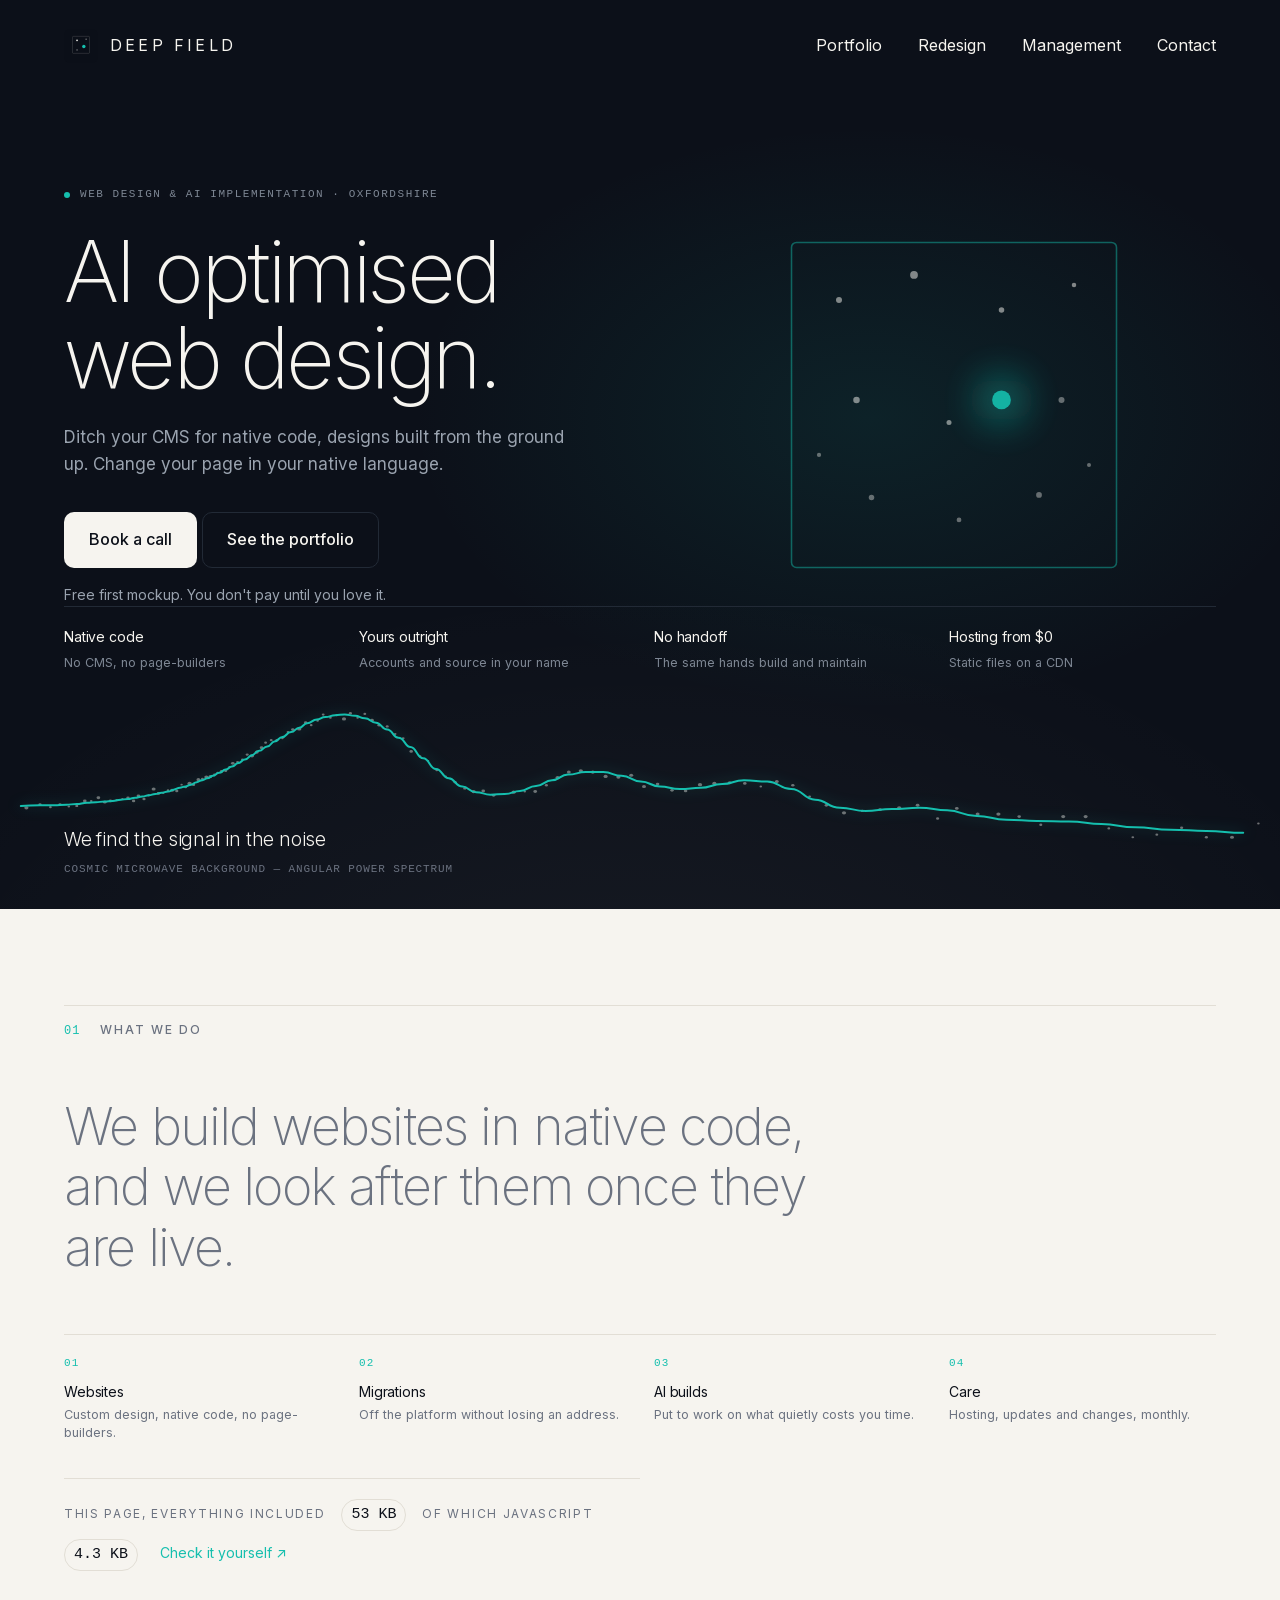
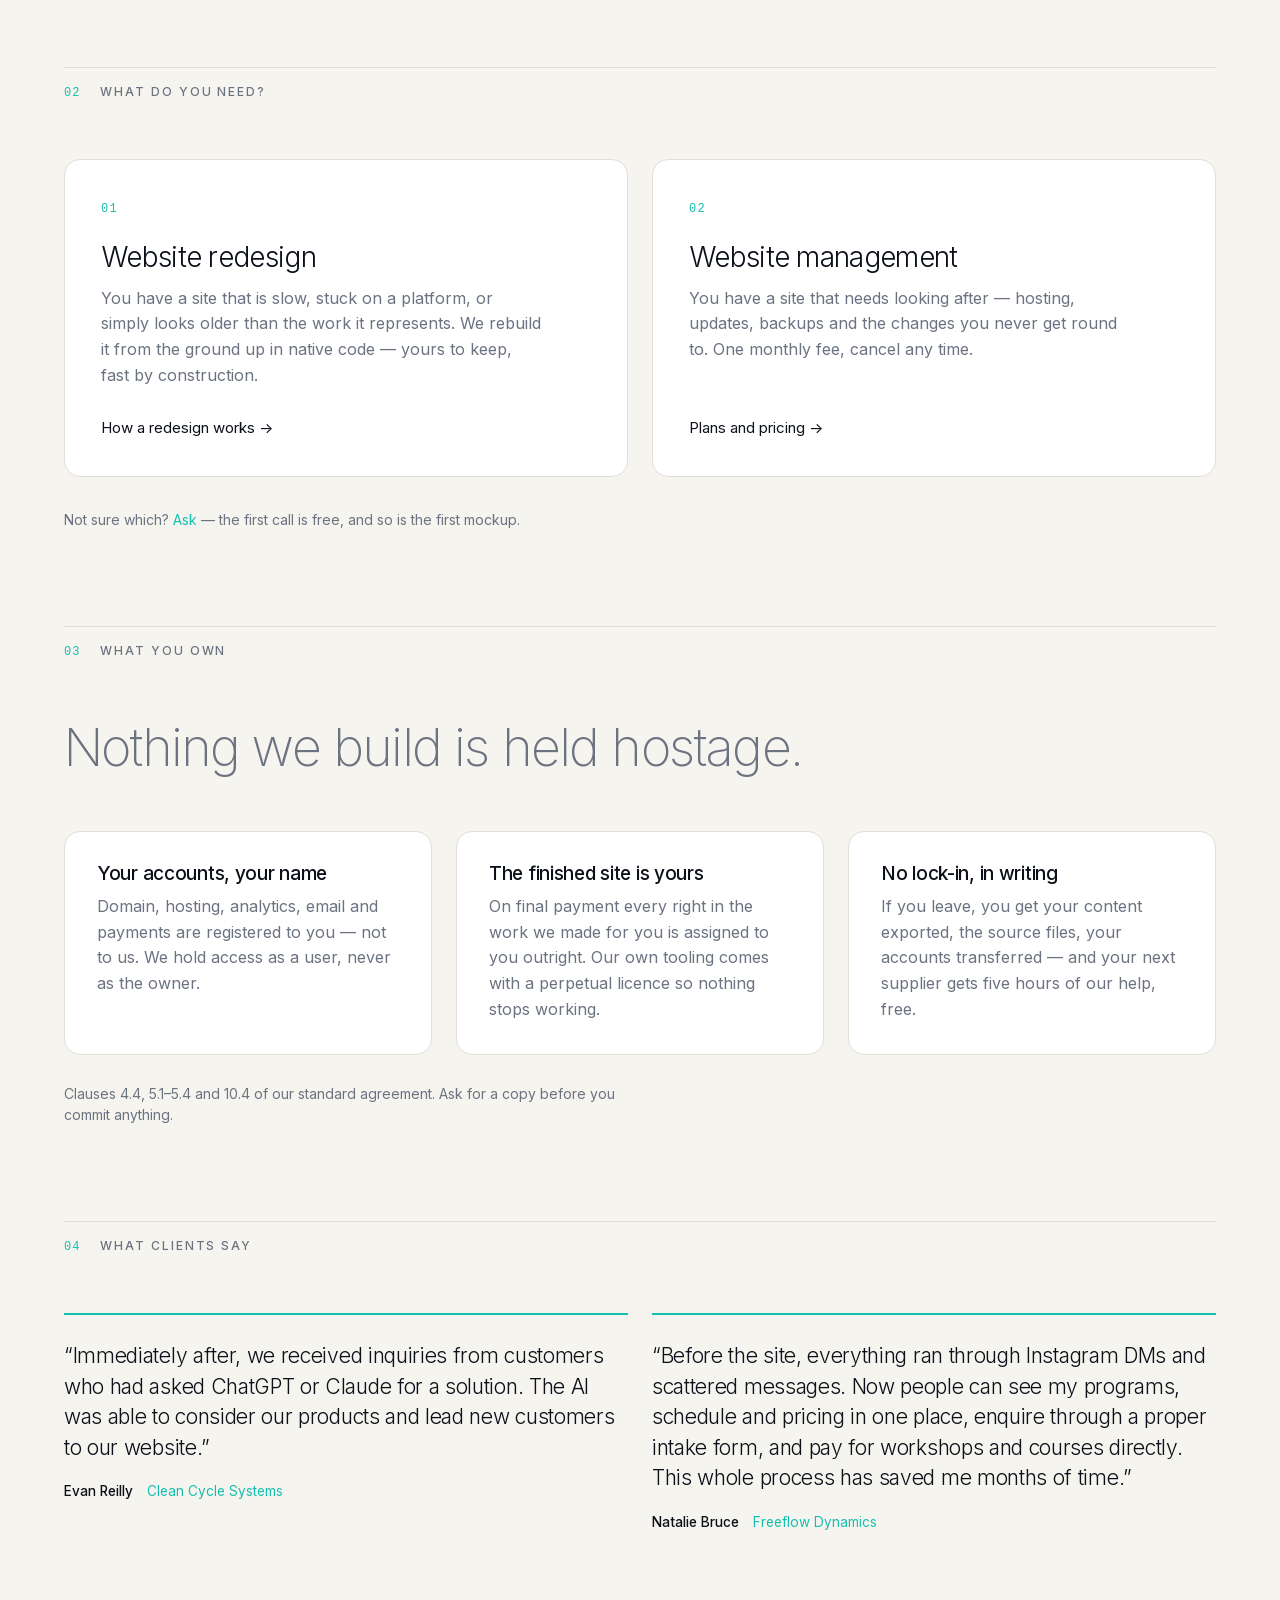
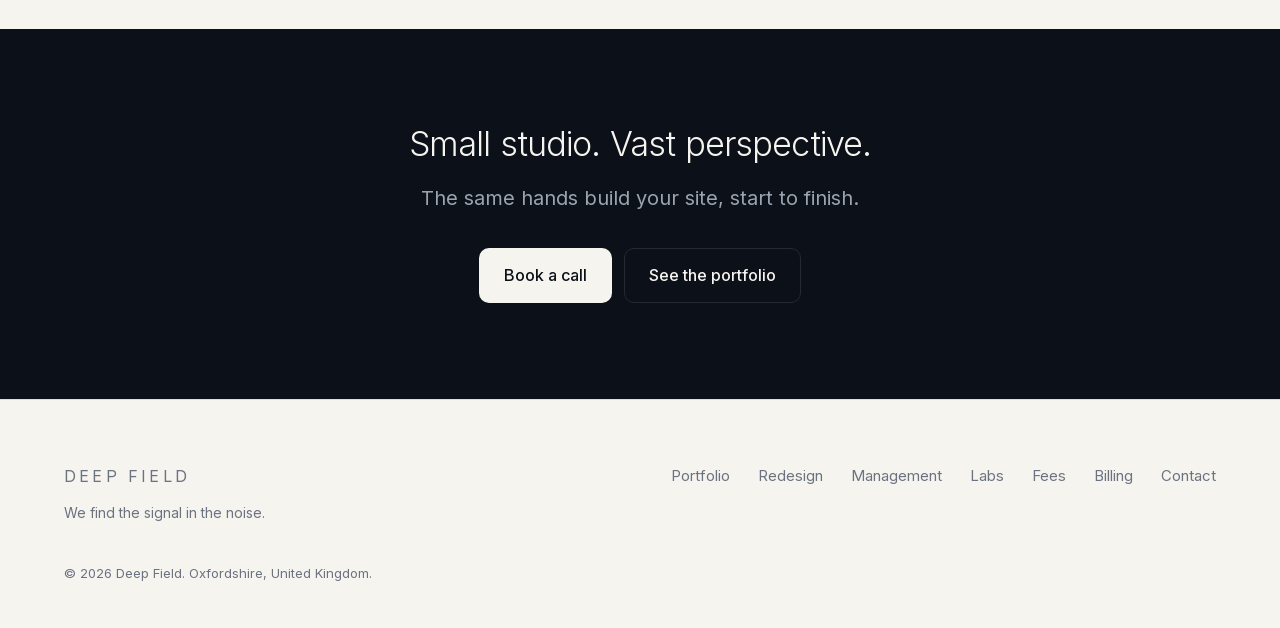
<file: index.html>
<!DOCTYPE html>
<html lang="en">
<head>
<meta charset="UTF-8">
<meta name="viewport" content="width=device-width,initial-scale=1">
<title>Deep Field — AI optimised web design</title>
<meta name="description" content="Deep Field builds fast, custom websites in native code — no CMS, no page-builders. Ditch the platform, own the files, change a page in your own language.">
<link rel="canonical" href="https://deepfieldstudios.com/">
<meta name="theme-color" content="#0C1019">
<link rel="icon" type="image/svg+xml" href="/assets/favicon.svg">
<link rel="icon" type="image/png" sizes="32x32" href="/assets/favicon-32.png">
<link rel="icon" type="image/png" sizes="16x16" href="/assets/favicon-16.png">
<link rel="apple-touch-icon" href="/assets/apple-touch-icon.png">
<meta property="og:type" content="website">
<meta property="og:site_name" content="Deep Field">
<meta property="og:url" content="https://deepfieldstudios.com/">
<meta property="og:title" content="Deep Field — AI optimised web design">
<meta property="og:description" content="Ditch your CMS for native code, built from the ground up.">
<meta property="og:image" content="https://deepfieldstudios.com/assets/og-card.jpg">
<meta property="og:image:width" content="1200">
<meta property="og:image:height" content="630">
<meta property="og:image:alt" content="Deep Field — AI optimised web design">
<meta name="twitter:card" content="summary_large_image">
<meta name="twitter:image" content="https://deepfieldstudios.com/assets/og-card.jpg">
<link rel="preload" href="/assets/inter-var.woff2" as="font" type="font/woff2" crossorigin>
<link rel="stylesheet" href="/styles.css">
</head>
<body>
<a class="skip" href="#main">Skip to content</a>

<header class="site">
  <div class="wrap inner">
    <a class="wordmark" href="/" aria-label="Deep Field — home">
      <svg viewBox="0 0 120 120" xmlns="http://www.w3.org/2000/svg" aria-hidden="true">
        <rect width="120" height="120" rx="16" fill="#0C1019"/>
        <rect x="30" y="26" width="60" height="60" rx="3" fill="none" stroke="#F6F4EF" stroke-width="2" opacity="0.22"/>
        <g fill="#F6F4EF"><circle cx="46" cy="40" r="3"/><circle cx="78" cy="36" r="2.2" opacity=".6"/><circle cx="46" cy="74" r="2.2" opacity=".6"/></g>
        <circle cx="70" cy="62" r="6" fill="#15BFAE"/>
      </svg>
      <span>Deep Field</span>
    </a>
    <nav class="site" aria-label="Primary">
      <a href="/portfolio.html">Portfolio</a>
      <a href="/redesign.html">Redesign</a>
      <a href="/management.html">Management</a>
      <a href="/contact.html" class="hide-sm">Contact</a>
    </nav>
  </div>
</header>

<main id="main">
  <!-- Landing: one full screen, one idea. -->
  <div class="ink landing">

    <div class="wrap landing-inner stagewrap">
      <div class="field" aria-hidden="true">
        <svg viewBox="0 0 400 400" xmlns="http://www.w3.org/2000/svg">
          <defs><filter id="bloom" x="-120%" y="-120%" width="340%" height="340%"><feGaussianBlur stdDeviation="16"/></filter></defs>
          <rect class="frame" x="70" y="70" width="260" height="260" rx="4"/>
          <g class="dot drift-a" opacity=".55">
            <circle cx="108" cy="116" r="2.4"/><circle cx="168" cy="96" r="3.1"/>
            <circle cx="238" cy="124" r="2.2"/><circle cx="296" cy="104" r="1.8"/>
            <circle cx="122" cy="196" r="2.6"/><circle cx="196" cy="214" r="2"/>
          </g>
          <g class="dot drift-b" opacity=".42">
            <circle cx="286" cy="196" r="2.4"/><circle cx="134" cy="274" r="2.2"/>
            <circle cx="204" cy="292" r="1.9"/><circle cx="268" cy="272" r="2.3"/>
            <circle cx="308" cy="248" r="1.6"/><circle cx="92" cy="240" r="1.7"/>
          </g>
          <g class="focalgrp">
            <circle class="bloom" cx="238" cy="196" r="17" filter="url(#bloom)"/>
            <circle class="focal" cx="238" cy="196" r="7.5"/>
          </g>
        </svg>
      </div>

      <div class="landing-main">
        <p class="eyebrow" id="en-eyebrow"><span class="pulse" aria-hidden="true"></span>Web design &amp; AI implementation &middot; Oxfordshire</p>
        <h1 class="lead"><span class="ln" id="en-h1a">AI optimised</span><span class="ln" id="en-h1b">web design.</span></h1>
        <p class="para" id="en-para">Ditch your CMS for native code, designs built from the ground up. Change your page in your native language.</p>
        <div class="cta-row" id="en-cta">
          <a class="btn btn-primary" href="https://calendly.com/deepfieldstudios/discovery-call" rel="noopener">Book a call</a>
          <a class="btn btn-secondary" href="/portfolio.html">See the portfolio</a>
        </div>
        <p class="microcopy" id="en-micro">Free first mockup. You don't pay until you love it.</p>
      </div>

      <ul class="feats" aria-label="How we work">
        <li><span class="k">Native code</span><span class="v">No CMS, no page-builders</span></li>
        <li><span class="k">Yours outright</span><span class="v">Accounts and source in your name</span></li>
        <li><span class="k">No handoff</span><span class="v">The same hands build and maintain</span></li>
        <li><span class="k">Hosting from $0</span><span class="v">Static files on a CDN</span></li>
      </ul>
    </div>

    <div class="spectrum" aria-hidden="true">
      <svg viewBox="0 0 1600 230" preserveAspectRatio="none" role="img">
        <g class="noise"><circle cx="33" cy="161" r="2.6"/><circle cx="50" cy="156" r="2.1"/><circle cx="63" cy="160" r="1.7"/><circle cx="75" cy="156" r="2.1"/><circle cx="86" cy="159" r="1.6"/><circle cx="96" cy="158" r="1.9"/><circle cx="106" cy="150" r="2.3"/><circle cx="114" cy="150" r="1.6"/><circle cx="123" cy="145" r="2.3"/><circle cx="131" cy="152" r="2.2"/><circle cx="138" cy="150" r="2.1"/><circle cx="146" cy="149" r="1.6"/><circle cx="153" cy="147" r="1.5"/><circle cx="160" cy="145" r="2.1"/><circle cx="167" cy="150" r="2.1"/><circle cx="173" cy="142" r="2.3"/><circle cx="180" cy="147" r="2.0"/><circle cx="186" cy="141" r="1.8"/><circle cx="192" cy="131" r="2.5"/><circle cx="198" cy="138" r="2.3"/><circle cx="204" cy="137" r="1.8"/><circle cx="210" cy="133" r="1.6"/><circle cx="215" cy="133" r="2.5"/><circle cx="221" cy="134" r="2.0"/><circle cx="227" cy="124" r="1.5"/><circle cx="232" cy="128" r="1.8"/><circle cx="237" cy="122" r="2.7"/><circle cx="242" cy="124" r="2.0"/><circle cx="248" cy="116" r="2.4"/><circle cx="253" cy="115" r="1.8"/><circle cx="258" cy="112" r="2.7"/><circle cx="263" cy="111" r="2.4"/><circle cx="268" cy="108" r="1.6"/><circle cx="272" cy="105" r="1.6"/><circle cx="277" cy="103" r="2.2"/><circle cx="282" cy="102" r="2.0"/><circle cx="287" cy="96" r="1.7"/><circle cx="291" cy="90" r="2.3"/><circle cx="297" cy="88" r="1.8"/><circle cx="303" cy="84" r="1.8"/><circle cx="309" cy="76" r="1.9"/><circle cx="315" cy="78" r="2.6"/><circle cx="321" cy="72" r="2.5"/><circle cx="327" cy="65" r="2.3"/><circle cx="332" cy="57" r="1.8"/><circle cx="339" cy="53" r="1.8"/><circle cx="346" cy="53" r="1.9"/><circle cx="353" cy="50" r="1.6"/><circle cx="360" cy="40" r="1.8"/><circle cx="366" cy="36" r="2.2"/><circle cx="374" cy="35" r="2.7"/><circle cx="382" cy="25" r="2.1"/><circle cx="389" cy="29" r="1.7"/><circle cx="397" cy="22" r="1.7"/><circle cx="404" cy="12" r="1.8"/><circle cx="413" cy="17" r="1.7"/><circle cx="421" cy="13" r="1.7"/><circle cx="430" cy="19" r="2.6"/><circle cx="438" cy="10" r="2.0"/><circle cx="447" cy="17" r="1.6"/><circle cx="456" cy="11" r="1.8"/><circle cx="465" cy="21" r="2.3"/><circle cx="474" cy="29" r="2.2"/><circle cx="484" cy="31" r="1.9"/><circle cx="494" cy="43" r="1.6"/><circle cx="504" cy="50" r="1.8"/><circle cx="514" cy="71" r="2.2"/><circle cx="525" cy="79" r="1.8"/><circle cx="535" cy="86" r="1.5"/><circle cx="546" cy="101" r="1.8"/><circle cx="557" cy="111" r="1.7"/><circle cx="569" cy="120" r="1.9"/><circle cx="581" cy="130" r="1.9"/><circle cx="592" cy="135" r="2.6"/><circle cx="604" cy="134" r="2.3"/><circle cx="617" cy="141" r="2.2"/><circle cx="630" cy="139" r="1.5"/><circle cx="642" cy="136" r="2.6"/><circle cx="656" cy="135" r="1.5"/><circle cx="669" cy="135" r="2.3"/><circle cx="683" cy="125" r="1.9"/><circle cx="697" cy="113" r="2.7"/><circle cx="711" cy="104" r="2.4"/><circle cx="726" cy="102" r="2.6"/><circle cx="741" cy="104" r="2.5"/><circle cx="757" cy="111" r="2.6"/><circle cx="773" cy="112" r="2.6"/><circle cx="789" cy="109" r="2.5"/><circle cx="805" cy="127" r="2.5"/><circle cx="822" cy="123" r="2.2"/><circle cx="840" cy="133" r="2.2"/><circle cx="857" cy="134" r="2.2"/><circle cx="875" cy="124" r="2.7"/><circle cx="893" cy="122" r="2.6"/><circle cx="912" cy="121" r="2.4"/><circle cx="931" cy="122" r="2.2"/><circle cx="951" cy="127" r="1.6"/><circle cx="971" cy="119" r="2.4"/><circle cx="991" cy="125" r="2.1"/><circle cx="1012" cy="143" r="1.8"/><circle cx="1033" cy="157" r="2.2"/><circle cx="1055" cy="169" r="2.6"/><circle cx="1078" cy="166" r="1.9"/><circle cx="1100" cy="164" r="2.3"/><circle cx="1124" cy="161" r="2.6"/><circle cx="1147" cy="157" r="2.3"/><circle cx="1172" cy="178" r="1.9"/><circle cx="1196" cy="162" r="2.3"/><circle cx="1222" cy="171" r="2.5"/><circle cx="1248" cy="171" r="2.6"/><circle cx="1274" cy="175" r="2.2"/><circle cx="1301" cy="188" r="1.9"/><circle cx="1329" cy="175" r="2.5"/><circle cx="1357" cy="175" r="2.5"/><circle cx="1386" cy="194" r="1.8"/><circle cx="1416" cy="208" r="1.7"/><circle cx="1446" cy="204" r="1.8"/><circle cx="1477" cy="193" r="2.0"/><circle cx="1508" cy="208" r="1.9"/><circle cx="1540" cy="208" r="2.5"/><circle cx="1573" cy="186" r="1.6"/></g>
        <path class="signal" d="M26 158C38 158 38 157 50 157C59 157 59 157 68 157C75 157 75 156 83 156C89 156 89 155 96 155C102 155 102 153 109 153C114 153 114 152 120 152C125 152 125 151 131 151C136 151 136 150 141 150C146 150 146 148 151 148C155 148 155 147 160 147C164 147 164 145 169 145C173 145 173 143 178 143C182 143 182 141 186 141C190 141 190 139 194 139C198 139 198 137 202 137C206 137 206 135 210 135C214 135 214 132 217 132C221 132 221 129 225 129C228 129 228 127 232 127C235 127 235 124 239 124C242 124 242 120 246 120C249 120 249 117 253 117C256 117 256 114 259 114C263 114 263 110 266 110C270 110 270 105 274 105C278 105 278 100 282 100C286 100 286 95 290 95C294 95 294 90 297 90C302 90 302 84 306 84C311 84 311 77 315 77C319 77 319 70 324 70C329 70 329 63 334 63C339 63 339 55 343 55C348 55 348 48 353 48C358 48 358 40 364 40C369 40 369 33 374 33C379 33 379 26 384 26C390 26 390 20 396 20C401 20 401 16 407 16C413 16 413 13 419 13C425 13 425 12 431 12C437 12 437 14 444 14C450 14 450 18 456 18C463 18 463 25 470 25C477 25 477 36 484 36C491 36 491 49 498 49C506 49 506 64 513 64C521 64 521 82 529 82C537 82 537 99 545 99C553 99 553 114 561 114C569 114 569 127 578 127C586 127 586 136 595 136C604 136 604 140 613 140C622 140 622 139 631 139C641 139 641 134 650 134C660 134 660 126 670 126C680 126 680 117 690 117C700 117 700 108 710 108C721 108 721 104 732 104C743 104 743 104 754 104C766 104 766 110 777 110C789 110 789 119 801 119C813 119 813 127 825 127C837 127 837 131 850 131C863 131 863 129 876 129C889 129 889 123 903 123C916 123 916 117 930 117C945 117 945 119 959 119C974 119 974 131 989 131C1004 131 1004 148 1019 148C1034 148 1034 161 1050 161C1066 161 1066 166 1082 166C1098 166 1098 163 1115 163C1132 163 1132 161 1149 161C1167 161 1167 165 1184 165C1202 165 1202 174 1221 174C1239 174 1239 180 1258 180C1277 180 1277 182 1296 182C1316 182 1316 183 1336 183C1357 183 1357 187 1377 187C1398 187 1398 192 1419 192C1441 192 1441 196 1463 196C1486 196 1486 198 1508 198C1531 198 1531 201 1554 201"/>
      </svg>
    </div>
    <div class="wrap">
      <p class="spectrum-cap">We find the signal in the noise</p>
      <p class="spectrum-note">Cosmic microwave background — angular power spectrum</p>
    </div>
  </div>

  <!-- What we do -->
  <section>
    <div class="wrap">
      <div class="sec-head"><span class="n">01</span><span class="t">What we do</span></div>
      <p class="fill wide reveal" style="margin-bottom:56px">We build websites in native code, and we look after them once they are live.</p>
      <div class="index-row light reveal" style="margin-bottom:0">
        <div class="idx"><span class="n">01</span><span class="t">Websites</span><span class="d">Custom design, native code, no page-builders.</span></div>
        <div class="idx"><span class="n">02</span><span class="t">Migrations</span><span class="d">Off the platform without losing an address.</span></div>
        <div class="idx"><span class="n">03</span><span class="t">AI builds</span><span class="d">Put to work on what quietly costs you time.</span></div>
        <div class="idx"><span class="n">04</span><span class="t">Care</span><span class="d">Hosting, updates and changes, monthly.</span></div>
      </div>

      <!-- Self-proving: re-measure whenever the page changes, and count EVERYTHING a
           first-time visitor downloads, webfont included. The figure has to survive a
           stranger clicking "Check it yourself", or it costs more trust than it buys.
           MEASURE AGAINST THE LIVE SERVER, not local gzip -9: Pages compresses
           less hard, so a local figure reads ~1 KB light and the claim stops
           surviving a check. Measured on deepfieldstudios.com 7 Oct 2026:
           html 6.1 + css 10.6 + js 2.3 + Fathom 2.0 + Inter 31.6 = 52.6
           (8 Oct 2026, after Fathom went in), published as 53 KB. JavaScript is
           site.js 2.3 + Fathom 2.0 = 4.3. The Fathom script is the one and only
           third-party request on the page; count it, every time. -->
      <p class="proof reveal">
        <span class="proof-k">This page, everything included</span>
        <span class="proof-v">53&nbsp;KB</span>
        <span class="proof-k">of which JavaScript</span>
        <span class="proof-v">4.3&nbsp;KB</span>
        <a class="link" href="https://pagespeed.web.dev/analysis?url=https%3A%2F%2Fdeepfieldstudios.com%2F" rel="noopener">Check it yourself ↗</a>
      </p>
    </div>
  </section>

  <!-- Two paths -->
  <section style="padding-top:0">
    <div class="wrap">
      <div class="sec-head"><span class="n">02</span><span class="t">What do you need?</span></div>
      <div class="grid g2 paths">
        <a class="card path reveal" href="/redesign.html">
          <span class="path-n">01</span>
          <h3>Website redesign</h3>
          <p>You have a site that is slow, stuck on a platform, or simply looks older than the work it represents. We rebuild it from the ground up in native code — yours to keep, fast by construction.</p>
          <span class="path-go">How a redesign works <span aria-hidden="true">→</span></span>
        </a>
        <a class="card path reveal" href="/management.html">
          <span class="path-n">02</span>
          <h3>Website management</h3>
          <p>You have a site that needs looking after — hosting, updates, backups and the changes you never get round to. One monthly fee, cancel any time.</p>
          <span class="path-go">Plans and pricing <span aria-hidden="true">→</span></span>
        </a>
      </div>
      <p class="small muted reveal" style="margin-top:32px">Not sure which? <a class="link" href="/contact.html">Ask</a> — the first call is free, and so is the first mockup.</p>
    </div>
  </section>

  <!-- What you own -->
  <section style="padding-top:0">
    <div class="wrap">
      <div class="sec-head"><span class="n">03</span><span class="t">What you own</span></div>
      <p class="fill wide reveal" style="margin-bottom:52px">Nothing we build is held hostage.</p>
      <div class="grid g3">
        <div class="card reveal">
          <h3>Your accounts, your name</h3>
          <p>Domain, hosting, analytics, email and payments are registered to you — not to us. We hold access as a user, never as the owner.</p>
        </div>
        <div class="card reveal">
          <h3>The finished site is yours</h3>
          <p>On final payment every right in the work we made for you is assigned to you outright. Our own tooling comes with a perpetual licence so nothing stops working.</p>
        </div>
        <div class="card reveal">
          <h3>No lock-in, in writing</h3>
          <p>If you leave, you get your content exported, the source files, your accounts transferred — and your next supplier gets five hours of our help, free.</p>
        </div>
      </div>
      <p class="small muted reveal" style="margin-top:28px">Clauses 4.4, 5.1–5.4 and 10.4 of our standard agreement. Ask for a copy before you commit anything.</p>
    </div>
  </section>

  <!-- What clients say. Verbatim from the clients, lightly cut for length; the
       source replies are filed in 02_Marketing/Testimonials. Evan's line leads
       because it is the only external proof the headline claim has. -->
  <section style="padding-top:0">
    <div class="wrap">
      <div class="sec-head"><span class="n">04</span><span class="t">What clients say</span></div>
      <div class="grid g2 quotes">
        <blockquote class="quote reveal">
          <p>Immediately after, we received inquiries from customers who had asked ChatGPT or Claude for a solution. The AI was able to consider our products and lead new customers to our website.</p>
          <footer><span class="q-name">Evan Reilly</span><a class="link" href="/portfolio.html#clean-cycle">Clean Cycle Systems</a></footer>
        </blockquote>
        <blockquote class="quote reveal">
          <p>Before the site, everything ran through Instagram DMs and scattered messages. Now people can see my programs, schedule and pricing in one place, enquire through a proper intake form, and pay for workshops and courses directly. This whole process has saved me months of time.</p>
          <footer><span class="q-name">Natalie Bruce</span><a class="link" href="/portfolio.html#freeflow">Freeflow Dynamics</a></footer>
        </blockquote>
      </div>
    </div>
  </section>

  <div class="ink">
    <section>
      <div class="wrap narrow" style="text-align:center">
        <h2 style="color:#F6F4EF">Small studio. Vast perspective.</h2>
        <p class="lede" style="margin:18px auto 0;color:#9AA3AF">The same hands build your site, start to finish.</p>
        <div style="margin-top:34px;display:flex;gap:12px;justify-content:center;flex-wrap:wrap">
          <a class="btn btn-primary" style="background:#F6F4EF;color:#0C1019" href="https://calendly.com/deepfieldstudios/discovery-call" rel="noopener">Book a call</a>
          <a class="btn btn-secondary" style="color:#F6F4EF;border-color:#222A36" href="/portfolio.html">See the portfolio</a>
        </div>
      </div>
    </section>
  </div>

</main>

<footer class="site">
  <div class="wrap">
    <div class="cols">
      <div>
        <a class="wordmark" href="/" style="margin-bottom:12px">
          <span>Deep Field</span>
        </a>
        <p class="small muted" style="max-width:32ch">We find the signal in the noise.</p>
      </div>
      <nav class="fnav" aria-label="Footer">
        <a href="/portfolio.html">Portfolio</a>
        <a href="/redesign.html">Redesign</a>
        <a href="/management.html">Management</a>
        <a href="/labs.html">Labs</a>
        <a href="/services.html">Fees</a>
        <a href="/pay.html">Billing</a>
        <a href="/contact.html">Contact</a>
      </nav>
    </div>
    <p class="legal">© 2026 Deep Field. Oxfordshire, United Kingdom.</p>
  </div>
</footer>

<script src="/assets/site.js" defer></script>
<script src="https://cdn.usefathom.com/script.js" data-site="XLKWCKGY" defer></script>
</body>
</html>
</file>
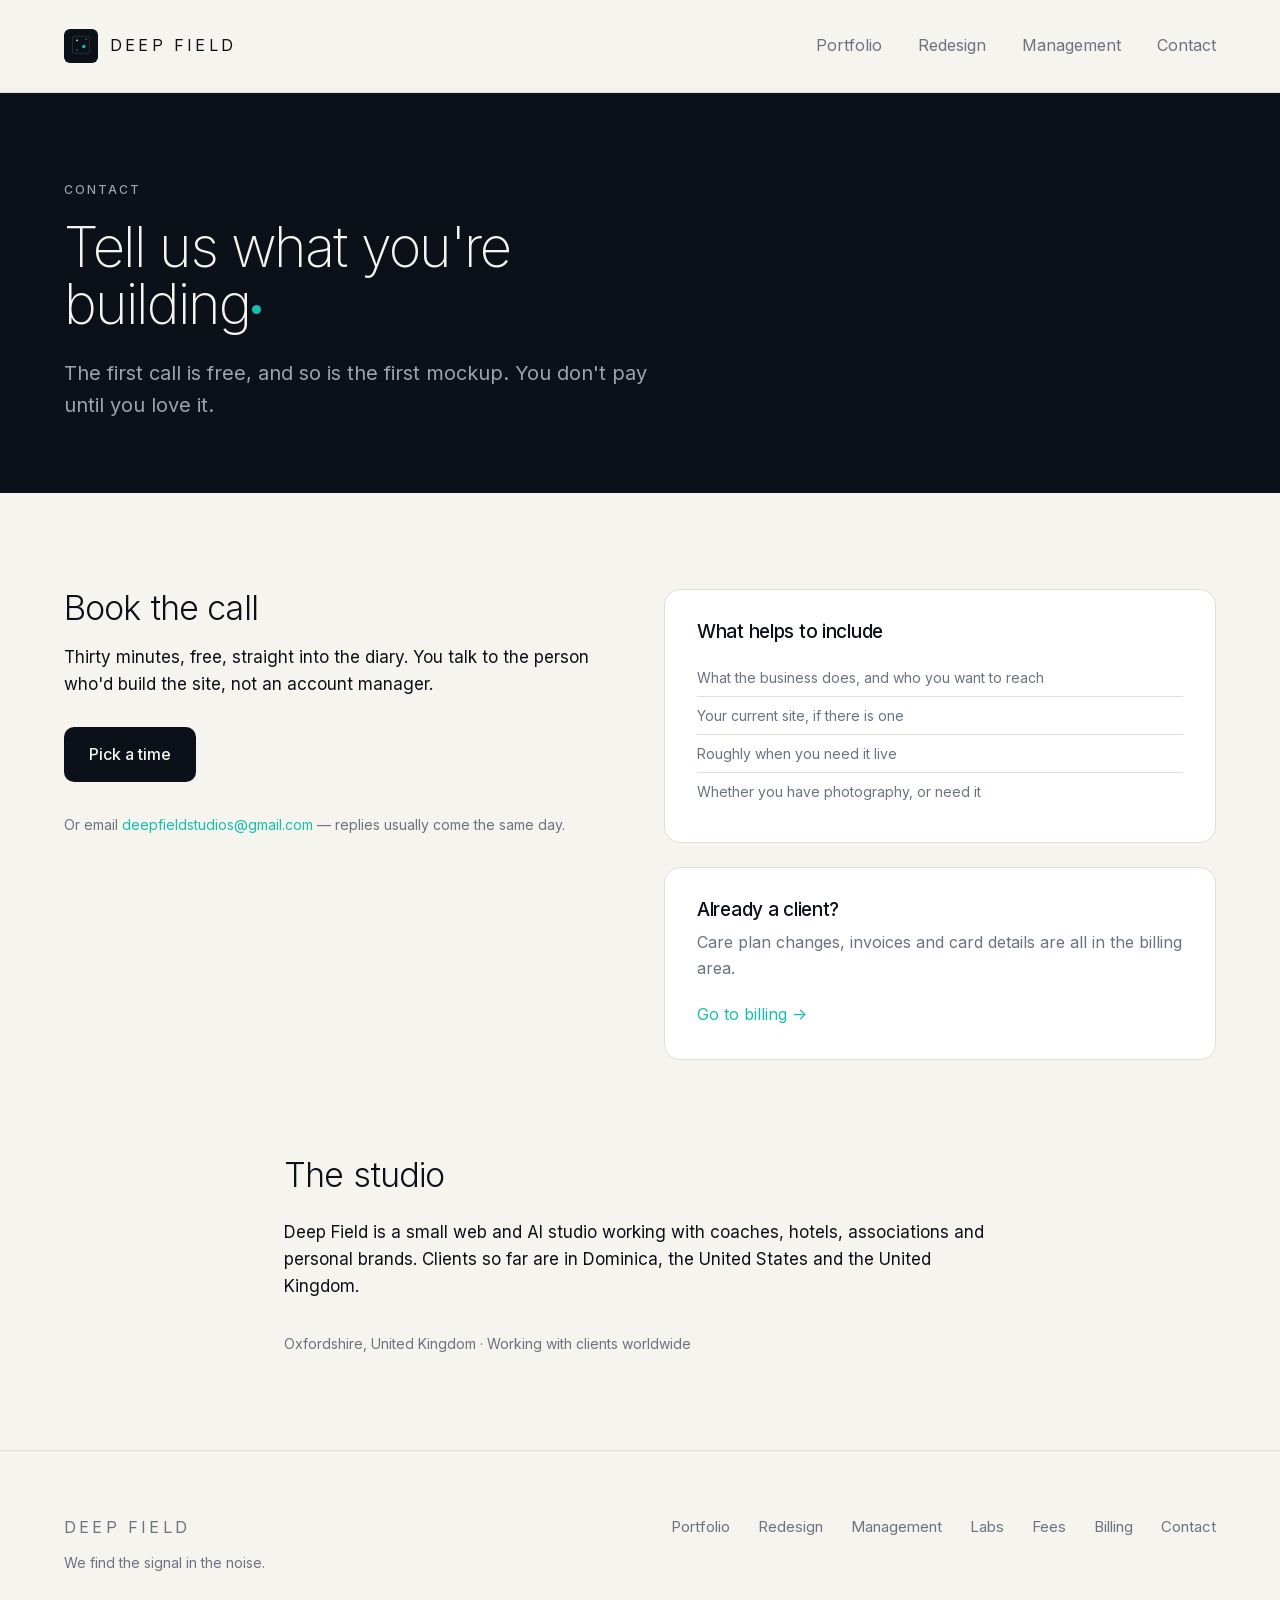
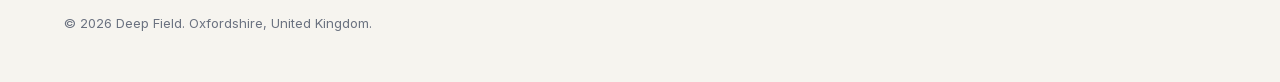
<file: contact.html>
<!DOCTYPE html>
<html lang="en">
<head>
<meta charset="UTF-8">
<meta name="viewport" content="width=device-width,initial-scale=1">
<title>Contact — Deep Field</title>
<meta name="description" content="Talk to Deep Field about a website, a migration or AI implementation. First call and first mockup are free.">
<link rel="canonical" href="https://deepfieldstudios.com/contact.html">
<meta name="theme-color" content="#0C1019">
<link rel="icon" type="image/svg+xml" href="/assets/favicon.svg">
<link rel="icon" type="image/png" sizes="32x32" href="/assets/favicon-32.png">
<link rel="icon" type="image/png" sizes="16x16" href="/assets/favicon-16.png">
<link rel="apple-touch-icon" href="/assets/apple-touch-icon.png">
<meta property="og:type" content="website">
<meta property="og:site_name" content="Deep Field">
<meta property="og:title" content="Contact — Deep Field">
<meta property="og:description" content="Talk to Deep Field about a website, a migration or AI implementation. First call and first mockup are free.">
<meta property="og:image" content="https://deepfieldstudios.com/assets/og-card.jpg">
<meta property="og:image:width" content="1200">
<meta property="og:image:height" content="630">
<meta property="og:image:alt" content="Deep Field — AI optimised web design">
<meta name="twitter:card" content="summary_large_image">
<meta name="twitter:image" content="https://deepfieldstudios.com/assets/og-card.jpg">
<link rel="preload" href="/assets/inter-var.woff2" as="font" type="font/woff2" crossorigin>
<link rel="stylesheet" href="/styles.css">
</head>
<body class="lightnav">
<a class="skip" href="#main">Skip to content</a>

<header class="site">
  <div class="wrap inner">
    <a class="wordmark" href="/" aria-label="Deep Field — home">
      <svg viewBox="0 0 120 120" xmlns="http://www.w3.org/2000/svg" aria-hidden="true">
        <rect width="120" height="120" rx="16" fill="#0C1019"/>
        <rect x="30" y="26" width="60" height="60" rx="3" fill="none" stroke="#F6F4EF" stroke-width="2" opacity="0.22"/>
        <g fill="#F6F4EF"><circle cx="46" cy="40" r="3"/><circle cx="78" cy="36" r="2.2" opacity=".6"/><circle cx="46" cy="74" r="2.2" opacity=".6"/></g>
        <circle cx="70" cy="62" r="6" fill="#15BFAE"/>
      </svg>
      <span>Deep Field</span>
    </a>
    <nav class="site" aria-label="Primary">
      <a href="/portfolio.html">Portfolio</a>
      <a href="/redesign.html">Redesign</a>
      <a href="/management.html">Management</a>
      <a href="/contact.html" class="hide-sm">Contact</a>
    </nav>
  </div>
</header>

<main id="main">
  <div class="ink" style="padding:88px 0 72px">
    <div class="wrap">
      <p class="eyebrow" style="color:#9AA3AF">Contact</p>
      <h1 class="display" style="max-width:16ch">Tell us what you're building<span class="focal" aria-hidden="true"></span></h1>
      <p class="lede" style="margin-top:24px;max-width:52ch;color:#9AA3AF">The first call is free, and so is the first mockup. You don't pay until you love it.</p>
    </div>
  </div>

  <section>
    <div class="wrap">
      <div class="case-head">
        <div>
          <div id="email-fallback">
            <h2 class="reveal">Book the call</h2>
            <p class="reveal" style="margin-top:16px">Thirty minutes, free, straight into the diary. You talk to the person who'd build the site, not an account manager.</p>
            <p class="reveal" style="margin-top:28px">
              <a class="btn btn-primary" href="https://calendly.com/deepfieldstudios/discovery-call" rel="noopener">Pick a time</a>
            </p>
            <p class="reveal small muted" style="margin-top:32px">Or email <a class="link" href="mailto:deepfieldstudios@gmail.com?subject=Website%20enquiry">deepfieldstudios@gmail.com</a> — replies usually come the same day.</p>
          </div>

          <form id="contact-form" method="POST" hidden class="reveal">
            <h2>Send a message</h2>
            <div style="display:grid;gap:16px;margin-top:24px;max-width:520px">
              <label>Name<br><input name="name" type="text" required style="width:100%;padding:12px 14px;border:1px solid var(--border);border-radius:var(--radius-sm);font:inherit;background:var(--surface)"></label>
              <label>Email<br><input name="email" type="email" required style="width:100%;padding:12px 14px;border:1px solid var(--border);border-radius:var(--radius-sm);font:inherit;background:var(--surface)"></label>
              <label>What are you building?<br><textarea name="message" rows="5" required style="width:100%;padding:12px 14px;border:1px solid var(--border);border-radius:var(--radius-sm);font:inherit;background:var(--surface)"></textarea></label>
              <button class="btn btn-primary" type="submit" style="justify-self:start">Send</button>
            </div>
          </form>
        </div>

        <div class="reveal">
          <div class="card">
            <h3>What helps to include</h3>
            <ul style="list-style:none;margin-top:16px">
              <li class="small muted" style="padding:8px 0;border-bottom:1px solid var(--border)">What the business does, and who you want to reach</li>
              <li class="small muted" style="padding:8px 0;border-bottom:1px solid var(--border)">Your current site, if there is one</li>
              <li class="small muted" style="padding:8px 0;border-bottom:1px solid var(--border)">Roughly when you need it live</li>
              <li class="small muted" style="padding:8px 0">Whether you have photography, or need it</li>
            </ul>
          </div>
          <div class="card" style="margin-top:24px">
            <h3>Already a client?</h3>
            <p style="margin-top:8px">Care plan changes, invoices and card details are all in the billing area.</p>
            <p style="margin-top:20px"><a class="link" href="/pay.html">Go to billing →</a></p>
          </div>
        </div>
      </div>
    </div>
  </section>

  <section style="padding-top:0">
    <div class="wrap narrow">
      <h2 class="reveal" style="margin-bottom:24px">The studio</h2>
      <p class="reveal">Deep Field is a small web and AI studio working with coaches, hotels, associations and personal brands. Clients so far are in Dominica, the United States and the United Kingdom.</p>
      <p class="reveal muted small" style="margin-top:32px">Oxfordshire, United Kingdom · Working with clients worldwide</p>
    </div>
  </section>

</main>

<footer class="site">
  <div class="wrap">
    <div class="cols">
      <div>
        <a class="wordmark" href="/" style="margin-bottom:12px">
          <span>Deep Field</span>
        </a>
        <p class="small muted" style="max-width:32ch">We find the signal in the noise.</p>
      </div>
      <nav class="fnav" aria-label="Footer">
        <a href="/portfolio.html">Portfolio</a>
        <a href="/redesign.html">Redesign</a>
        <a href="/management.html">Management</a>
        <a href="/labs.html">Labs</a>
        <a href="/services.html">Fees</a>
        <a href="/pay.html">Billing</a>
        <a href="/contact.html">Contact</a>
      </nav>
    </div>
    <p class="legal">© 2026 Deep Field. Oxfordshire, United Kingdom.</p>
  </div>
</footer>

<script src="/assets/contact-config.js"></script>
<script src="/assets/contact.js" defer></script>

<script src="/assets/site.js" defer></script>
<script src="https://cdn.usefathom.com/script.js" data-site="XLKWCKGY" defer></script>
</body>
</html>
</file>
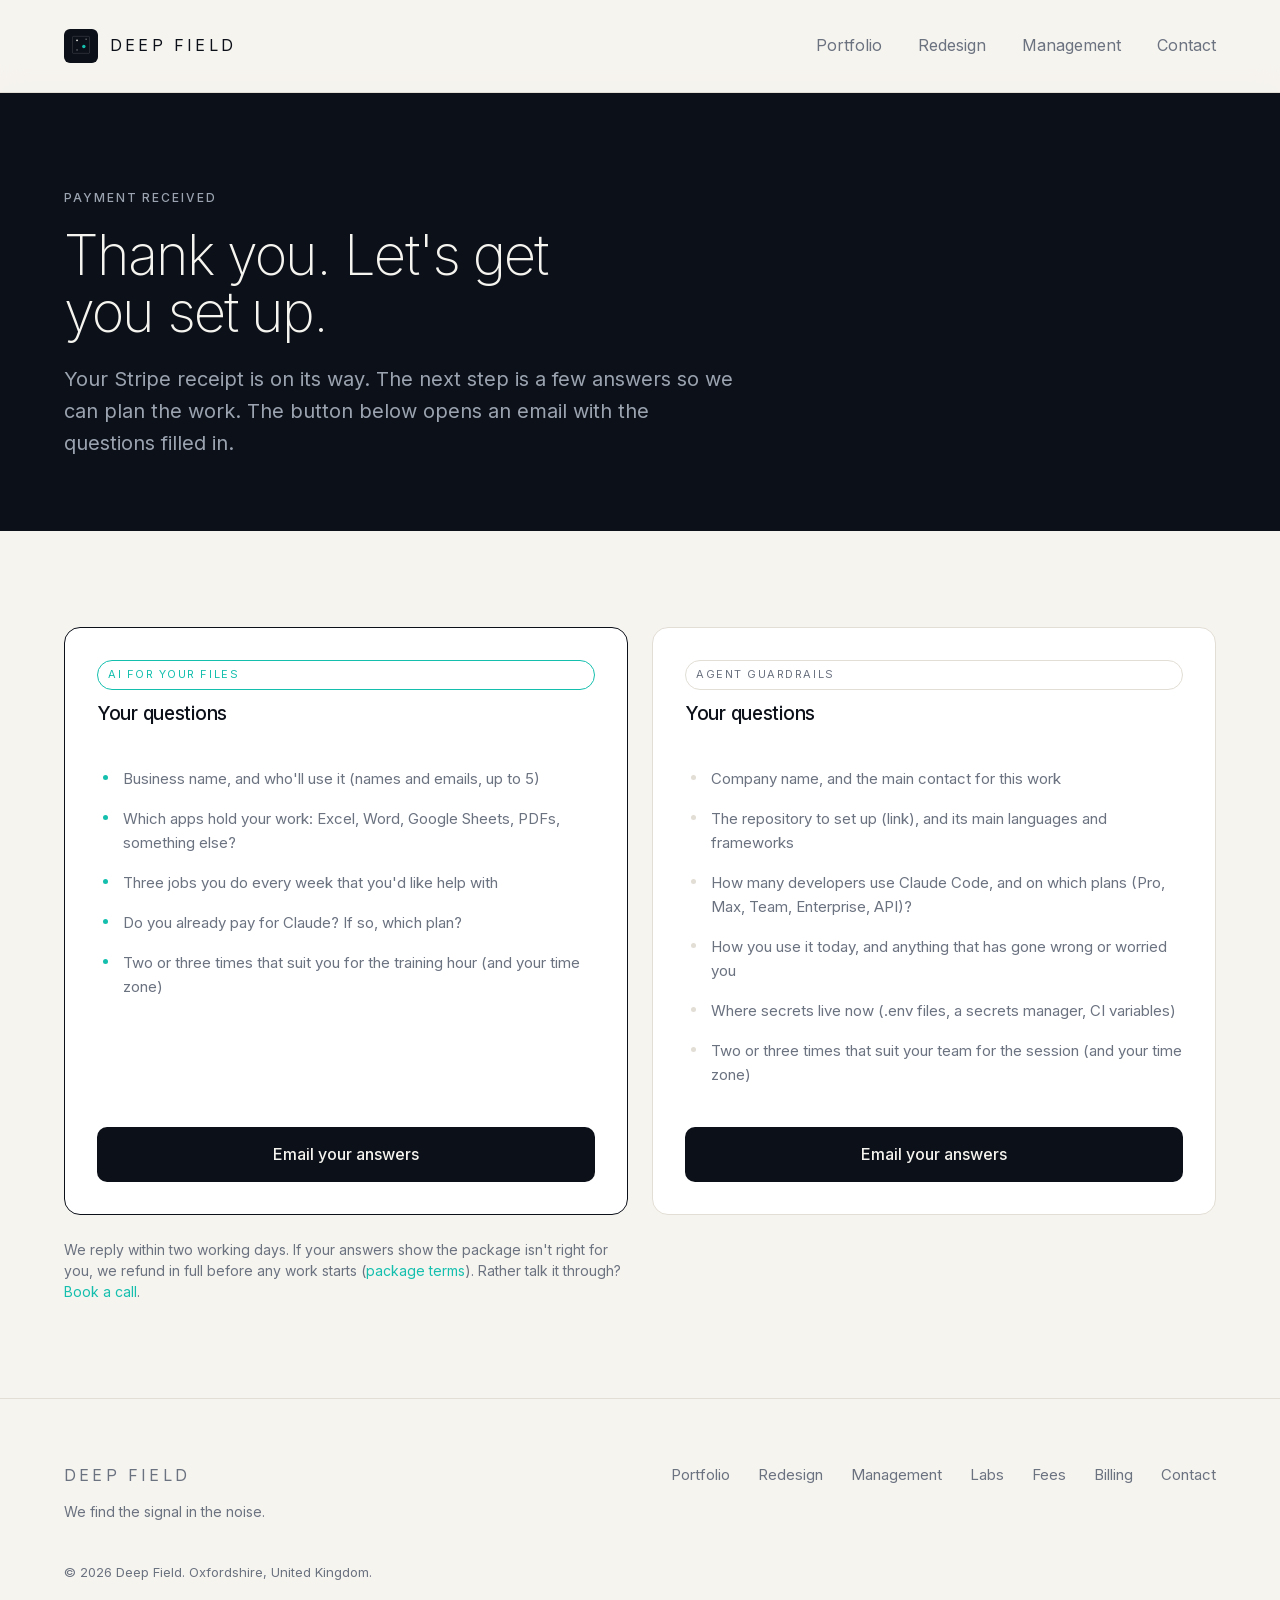
<file: labs-start.html>
<!DOCTYPE html>
<html lang="en">
<head>
<meta charset="UTF-8">
<meta name="viewport" content="width=device-width,initial-scale=1">
<title>Getting started — Deep Field Labs</title>
<meta name="description" content="Next steps after buying a Deep Field Labs setup package.">
<meta name="robots" content="noindex">
<meta name="theme-color" content="#0C1019">
<link rel="icon" type="image/svg+xml" href="/assets/favicon.svg">
<link rel="icon" type="image/png" sizes="32x32" href="/assets/favicon-32.png">
<link rel="icon" type="image/png" sizes="16x16" href="/assets/favicon-16.png">
<link rel="apple-touch-icon" href="/assets/apple-touch-icon.png">
<link rel="preload" href="/assets/inter-var.woff2" as="font" type="font/woff2" crossorigin>
<link rel="stylesheet" href="/styles.css">
</head>
<body class="lightnav">
<a class="skip" href="#main">Skip to content</a>

<header class="site">
  <div class="wrap inner">
    <a class="wordmark" href="/" aria-label="Deep Field — home">
      <svg viewBox="0 0 120 120" xmlns="http://www.w3.org/2000/svg" aria-hidden="true">
        <rect width="120" height="120" rx="16" fill="#0C1019"/>
        <rect x="30" y="26" width="60" height="60" rx="3" fill="none" stroke="#F6F4EF" stroke-width="2" opacity="0.22"/>
        <g fill="#F6F4EF"><circle cx="46" cy="40" r="3"/><circle cx="78" cy="36" r="2.2" opacity=".6"/><circle cx="46" cy="74" r="2.2" opacity=".6"/></g>
        <circle cx="70" cy="62" r="6" fill="#15BFAE"/>
      </svg>
      <span>Deep Field</span>
    </a>
    <nav class="site" aria-label="Primary">
      <a href="/portfolio.html">Portfolio</a>
      <a href="/redesign.html">Redesign</a>
      <a href="/management.html">Management</a>
      <a href="/contact.html" class="hide-sm">Contact</a>
    </nav>
  </div>
</header>

<main id="main">
  <div class="ink" style="padding:96px 0 72px">
    <div class="wrap">
      <p class="eyebrow" style="color:#9AA3AF">Payment received</p>
      <h1 class="display" style="max-width:16ch">Thank you. Let's get you set up.</h1>
      <p class="lede" style="margin-top:22px;max-width:56ch;color:#9AA3AF">Your Stripe receipt is on its way. The next step is a few answers so we can plan the work. The button below opens an email with the questions filled in.</p>
    </div>
  </div>

  <section>
    <div class="wrap">
      <div class="grid g2">
        <div class="card tier featured" data-pkg="files">
          <span class="badge">AI for your files</span>
          <h3 style="margin-top:14px">Your questions</h3>
          <ul>
            <li>Business name, and who'll use it (names and emails, up to 5)</li>
            <li>Which apps hold your work: Excel, Word, Google Sheets, PDFs, something else?</li>
            <li>Three jobs you do every week that you'd like help with</li>
            <li>Do you already pay for Claude? If so, which plan?</li>
            <li>Two or three times that suit you for the training hour (and your time zone)</li>
          </ul>
          <a class="btn btn-primary btn-block" href="mailto:deepfieldstudios@gmail.com?subject=AI%20for%20your%20files%3A%20intake&body=1.%20Business%20name%2C%20and%20who%27ll%20use%20it%20%28names%20and%20emails%2C%20up%20to%205%29%0A%0A%0A2.%20Which%20apps%20hold%20your%20work%3A%20Excel%2C%20Word%2C%20Google%20Sheets%2C%20PDFs%2C%20something%20else%3F%0A%0A%0A3.%20Three%20jobs%20you%20do%20every%20week%20that%20you%27d%20like%20help%20with%0A%0A%0A4.%20Do%20you%20already%20pay%20for%20Claude%3F%20If%20so%2C%20which%20plan%3F%0A%0A%0A5.%20Two%20or%20three%20times%20that%20suit%20you%20for%20the%20training%20hour%20%28and%20your%20time%20zone%29%0A">Email your answers</a>
        </div>
        <div class="card tier" data-pkg="starter">
          <span class="badge">Agent guardrails</span>
          <h3 style="margin-top:14px">Your questions</h3>
          <ul>
            <li>Company name, and the main contact for this work</li>
            <li>The repository to set up (link), and its main languages and frameworks</li>
            <li>How many developers use Claude Code, and on which plans (Pro, Max, Team, Enterprise, API)?</li>
            <li>How you use it today, and anything that has gone wrong or worried you</li>
            <li>Where secrets live now (.env files, a secrets manager, CI variables)</li>
            <li>Two or three times that suit your team for the session (and your time zone)</li>
          </ul>
          <a class="btn btn-primary btn-block" href="mailto:deepfieldstudios@gmail.com?subject=Agent%20guardrails%3A%20intake&body=1.%20Company%20name%2C%20and%20the%20main%20contact%20for%20this%20work%0A%0A%0A2.%20The%20repository%20to%20set%20up%20%28link%29%2C%20and%20its%20main%20languages%20and%20frameworks%0A%0A%0A3.%20How%20many%20developers%20use%20Claude%20Code%2C%20and%20on%20which%20plans%20%28Pro%2C%20Max%2C%20Team%2C%20Enterprise%2C%20API%29%3F%0A%0A%0A4.%20How%20you%20use%20it%20today%2C%20and%20anything%20that%20has%20gone%20wrong%20or%20worried%20you%0A%0A%0A5.%20Where%20secrets%20live%20now%20%28.env%20files%2C%20a%20secrets%20manager%2C%20CI%20variables%29%0A%0A%0A6.%20Two%20or%20three%20times%20that%20suit%20your%20team%20for%20the%20session%20%28and%20your%20time%20zone%29%0A">Email your answers</a>
        </div>
      </div>
      <p class="small muted" style="margin-top:24px">We reply within two working days. If your answers show the package isn't right for you, we refund in full before any work starts (<a class="link" href="/labs-terms.html">package terms</a>). Rather talk it through? <a class="link" href="https://calendly.com/deepfieldstudios/discovery-call" rel="noopener">Book a call</a>.</p>
    </div>
  </section>
  <script>
    // Stripe sends buyers here with ?pkg=files or ?pkg=starter; show only their questions.
    (function () {
      var m = /[?&]pkg=(files|starter)\b/.exec(location.search);
      if (!m) return;
      Array.prototype.forEach.call(document.querySelectorAll('[data-pkg]'), function (el) {
        if (el.getAttribute('data-pkg') !== m[1]) el.parentNode.removeChild(el);
      });
      var g = document.querySelector('.grid.g2');
      if (g) g.className = 'grid';
    })();
  </script>
</main>

<footer class="site">
  <div class="wrap">
    <div class="cols">
      <div>
        <a class="wordmark" href="/" style="margin-bottom:12px">
          <span>Deep Field</span>
        </a>
        <p class="small muted" style="max-width:32ch">We find the signal in the noise.</p>
      </div>
      <nav class="fnav" aria-label="Footer">
        <a href="/portfolio.html">Portfolio</a>
        <a href="/redesign.html">Redesign</a>
        <a href="/management.html">Management</a>
        <a href="/labs.html">Labs</a>
        <a href="/services.html">Fees</a>
        <a href="/pay.html">Billing</a>
        <a href="/contact.html">Contact</a>
      </nav>
    </div>
    <p class="legal">© 2026 Deep Field. Oxfordshire, United Kingdom.</p>
  </div>
</footer>

<script src="/assets/site.js" defer></script>
<script src="https://cdn.usefathom.com/script.js" data-site="XLKWCKGY" defer></script>
</body>
</html>
</file>
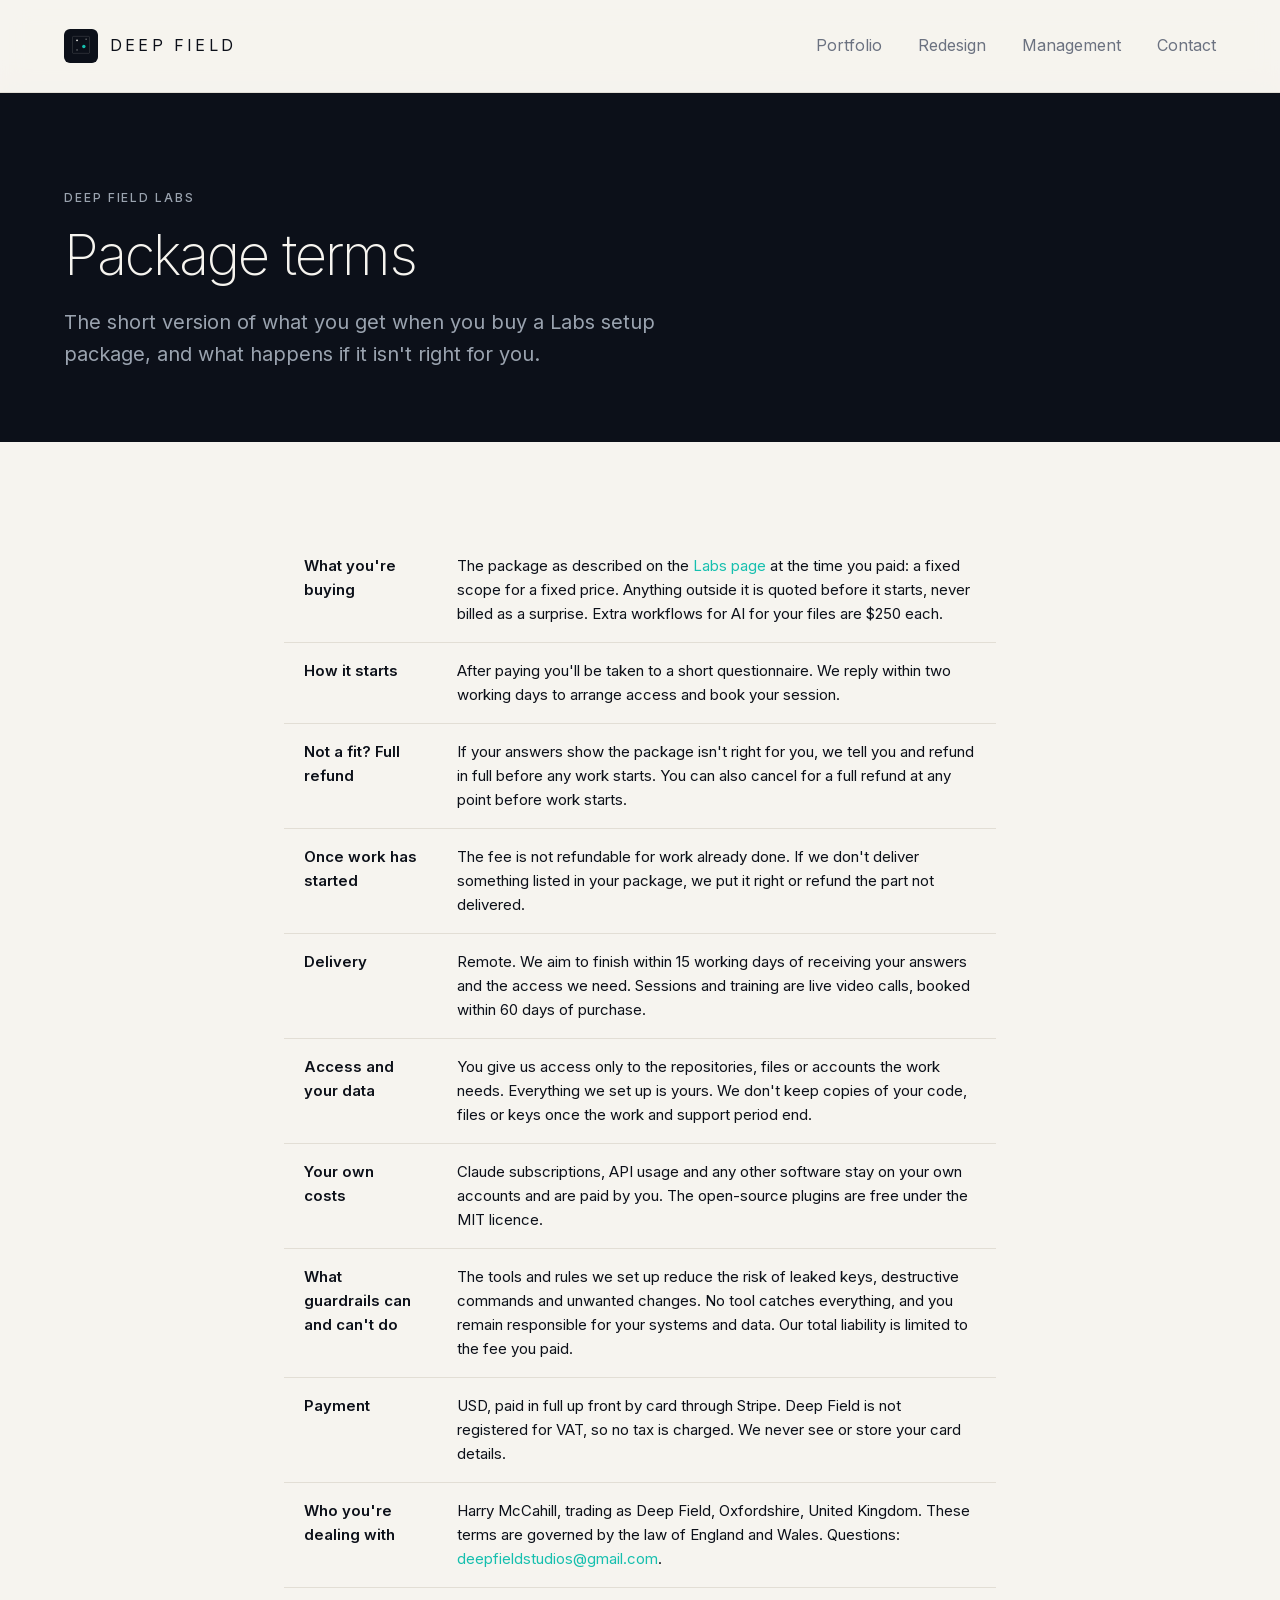
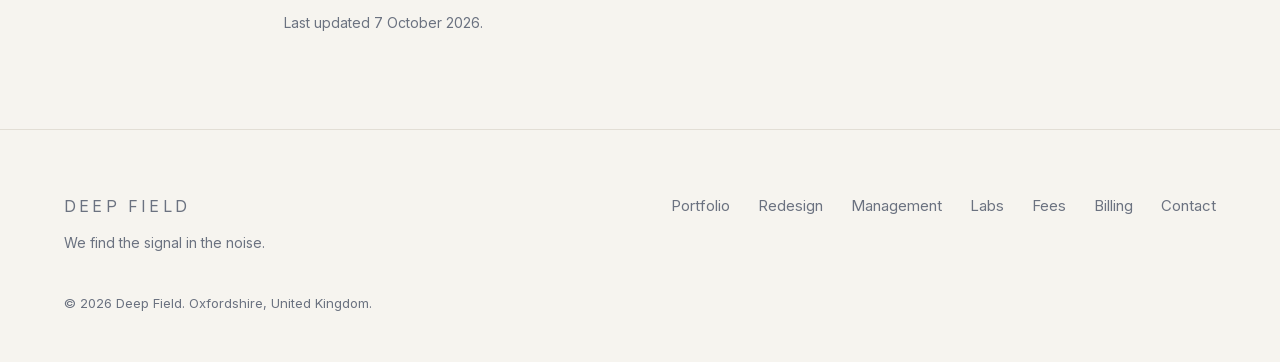
<file: labs-terms.html>
<!DOCTYPE html>
<html lang="en">
<head>
<meta charset="UTF-8">
<meta name="viewport" content="width=device-width,initial-scale=1">
<title>Labs package terms — Deep Field</title>
<meta name="description" content="Terms for Deep Field Labs setup packages: fixed scope, delivery, refunds and access.">
<link rel="canonical" href="https://deepfieldstudios.com/labs-terms.html">
<meta name="theme-color" content="#0C1019">
<link rel="icon" type="image/svg+xml" href="/assets/favicon.svg">
<link rel="icon" type="image/png" sizes="32x32" href="/assets/favicon-32.png">
<link rel="icon" type="image/png" sizes="16x16" href="/assets/favicon-16.png">
<link rel="apple-touch-icon" href="/assets/apple-touch-icon.png">
<link rel="preload" href="/assets/inter-var.woff2" as="font" type="font/woff2" crossorigin>
<link rel="stylesheet" href="/styles.css">
</head>
<body class="lightnav">
<a class="skip" href="#main">Skip to content</a>

<header class="site">
  <div class="wrap inner">
    <a class="wordmark" href="/" aria-label="Deep Field — home">
      <svg viewBox="0 0 120 120" xmlns="http://www.w3.org/2000/svg" aria-hidden="true">
        <rect width="120" height="120" rx="16" fill="#0C1019"/>
        <rect x="30" y="26" width="60" height="60" rx="3" fill="none" stroke="#F6F4EF" stroke-width="2" opacity="0.22"/>
        <g fill="#F6F4EF"><circle cx="46" cy="40" r="3"/><circle cx="78" cy="36" r="2.2" opacity=".6"/><circle cx="46" cy="74" r="2.2" opacity=".6"/></g>
        <circle cx="70" cy="62" r="6" fill="#15BFAE"/>
      </svg>
      <span>Deep Field</span>
    </a>
    <nav class="site" aria-label="Primary">
      <a href="/portfolio.html">Portfolio</a>
      <a href="/redesign.html">Redesign</a>
      <a href="/management.html">Management</a>
      <a href="/contact.html" class="hide-sm">Contact</a>
    </nav>
  </div>
</header>

<main id="main">
  <div class="ink" style="padding:96px 0 72px">
    <div class="wrap">
      <p class="eyebrow" style="color:#9AA3AF">Deep Field Labs</p>
      <h1 class="display" style="max-width:18ch">Package terms</h1>
      <p class="lede" style="margin-top:22px;max-width:56ch;color:#9AA3AF">The short version of what you get when you buy a Labs setup package, and what happens if it isn't right for you.</p>
    </div>
  </div>

  <section>
    <div class="wrap narrow">
      <div class="table-scroll">
        <table>
          <tbody>
            <tr><td><strong>What you're buying</strong></td><td>The package as described on the <a class="link" href="/labs.html#setup">Labs page</a> at the time you paid: a fixed scope for a fixed price. Anything outside it is quoted before it starts, never billed as a surprise. Extra workflows for AI for your files are $250 each.</td></tr>
            <tr><td><strong>How it starts</strong></td><td>After paying you'll be taken to a short questionnaire. We reply within two working days to arrange access and book your session.</td></tr>
            <tr><td><strong>Not a fit? Full refund</strong></td><td>If your answers show the package isn't right for you, we tell you and refund in full before any work starts. You can also cancel for a full refund at any point before work starts.</td></tr>
            <tr><td><strong>Once work has started</strong></td><td>The fee is not refundable for work already done. If we don't deliver something listed in your package, we put it right or refund the part not delivered.</td></tr>
            <tr><td><strong>Delivery</strong></td><td>Remote. We aim to finish within 15 working days of receiving your answers and the access we need. Sessions and training are live video calls, booked within 60 days of purchase.</td></tr>
            <tr><td><strong>Access and your data</strong></td><td>You give us access only to the repositories, files or accounts the work needs. Everything we set up is yours. We don't keep copies of your code, files or keys once the work and support period end.</td></tr>
            <tr><td><strong>Your own costs</strong></td><td>Claude subscriptions, API usage and any other software stay on your own accounts and are paid by you. The open-source plugins are free under the MIT licence.</td></tr>
            <tr><td><strong>What guardrails can and can't do</strong></td><td>The tools and rules we set up reduce the risk of leaked keys, destructive commands and unwanted changes. No tool catches everything, and you remain responsible for your systems and data. Our total liability is limited to the fee you paid.</td></tr>
            <tr><td><strong>Payment</strong></td><td>USD, paid in full up front by card through Stripe. Deep Field is not registered for VAT, so no tax is charged. We never see or store your card details.</td></tr>
            <tr><td><strong>Who you're dealing with</strong></td><td>Harry McCahill, trading as Deep Field, Oxfordshire, United Kingdom. These terms are governed by the law of England and Wales. Questions: <a class="link" href="mailto:deepfieldstudios@gmail.com">deepfieldstudios@gmail.com</a>.</td></tr>
          </tbody>
        </table>
      </div>
      <p class="small muted" style="margin-top:24px">Last updated 7 October 2026.</p>
    </div>
  </section>
</main>

<footer class="site">
  <div class="wrap">
    <div class="cols">
      <div>
        <a class="wordmark" href="/" style="margin-bottom:12px">
          <span>Deep Field</span>
        </a>
        <p class="small muted" style="max-width:32ch">We find the signal in the noise.</p>
      </div>
      <nav class="fnav" aria-label="Footer">
        <a href="/portfolio.html">Portfolio</a>
        <a href="/redesign.html">Redesign</a>
        <a href="/management.html">Management</a>
        <a href="/labs.html">Labs</a>
        <a href="/services.html">Fees</a>
        <a href="/pay.html">Billing</a>
        <a href="/contact.html">Contact</a>
      </nav>
    </div>
    <p class="legal">© 2026 Deep Field. Oxfordshire, United Kingdom.</p>
  </div>
</footer>

<script src="/assets/site.js" defer></script>
<script src="https://cdn.usefathom.com/script.js" data-site="XLKWCKGY" defer></script>
</body>
</html>
</file>
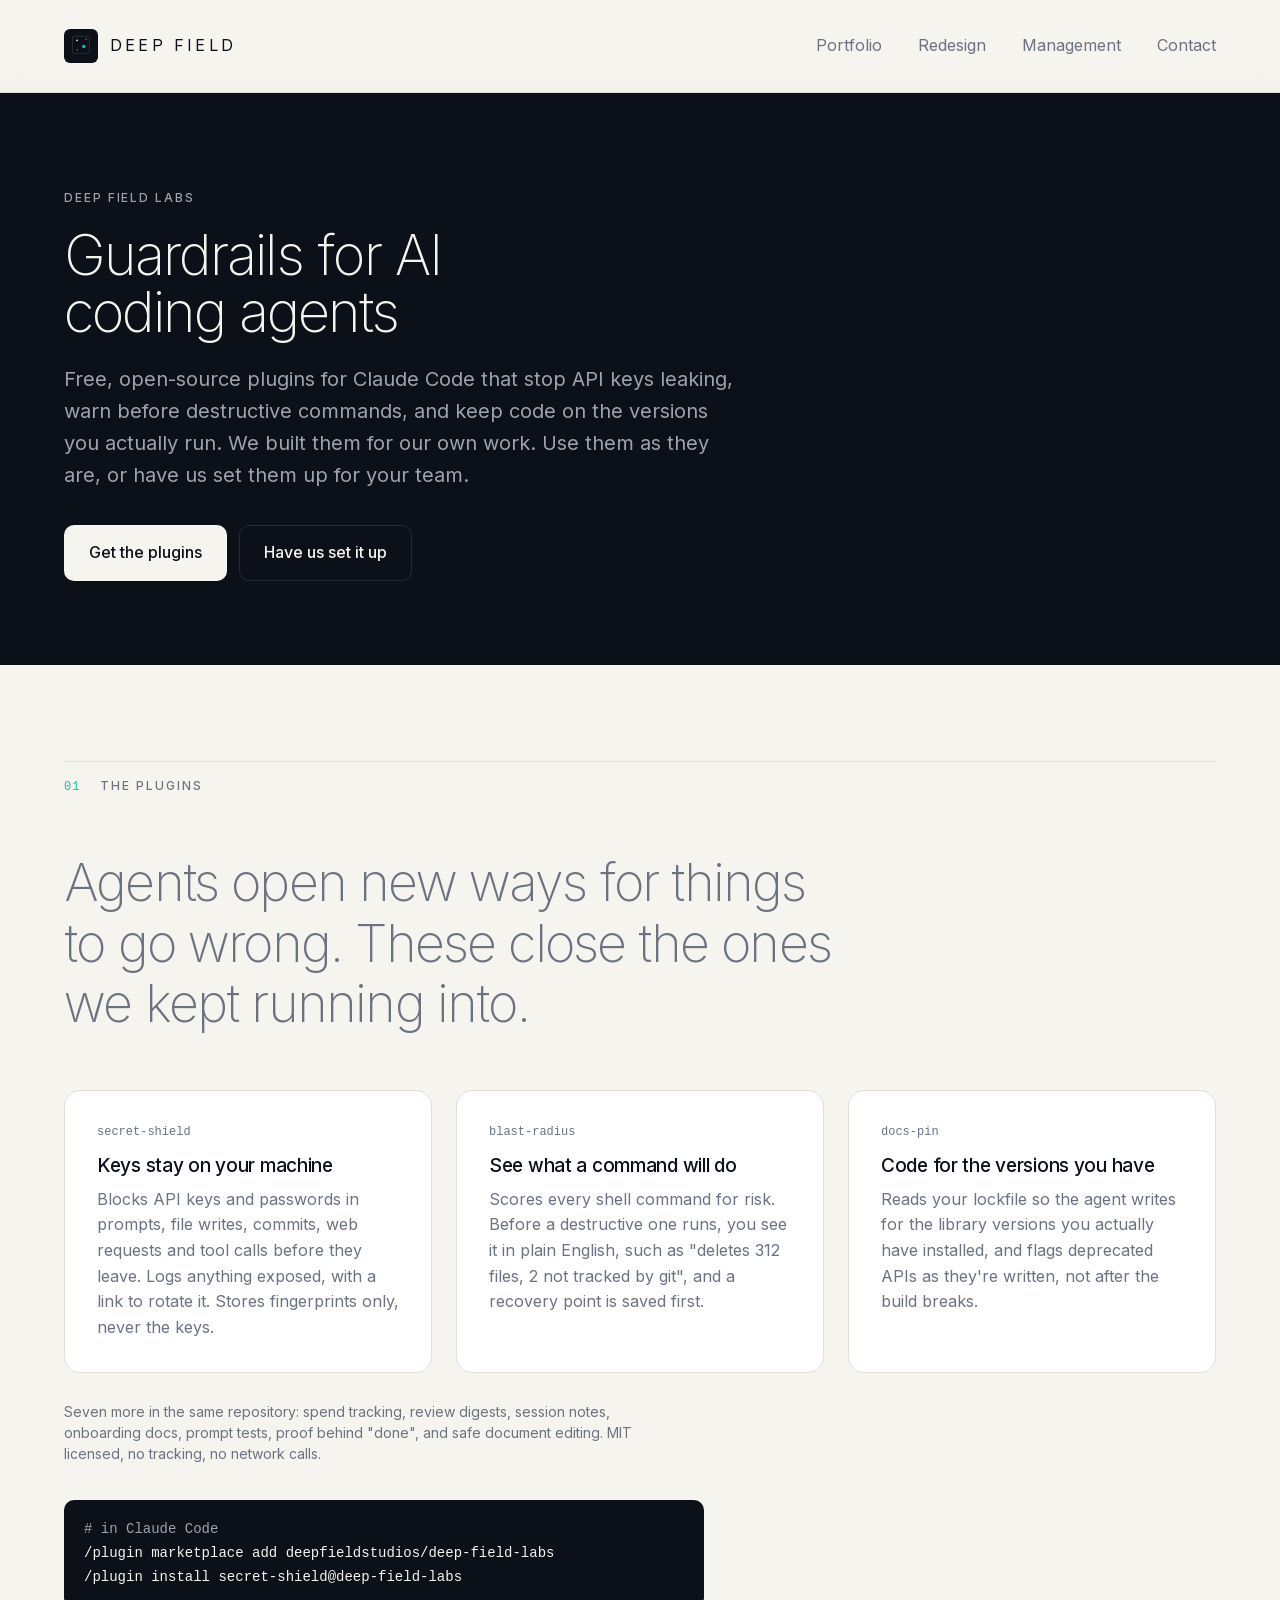
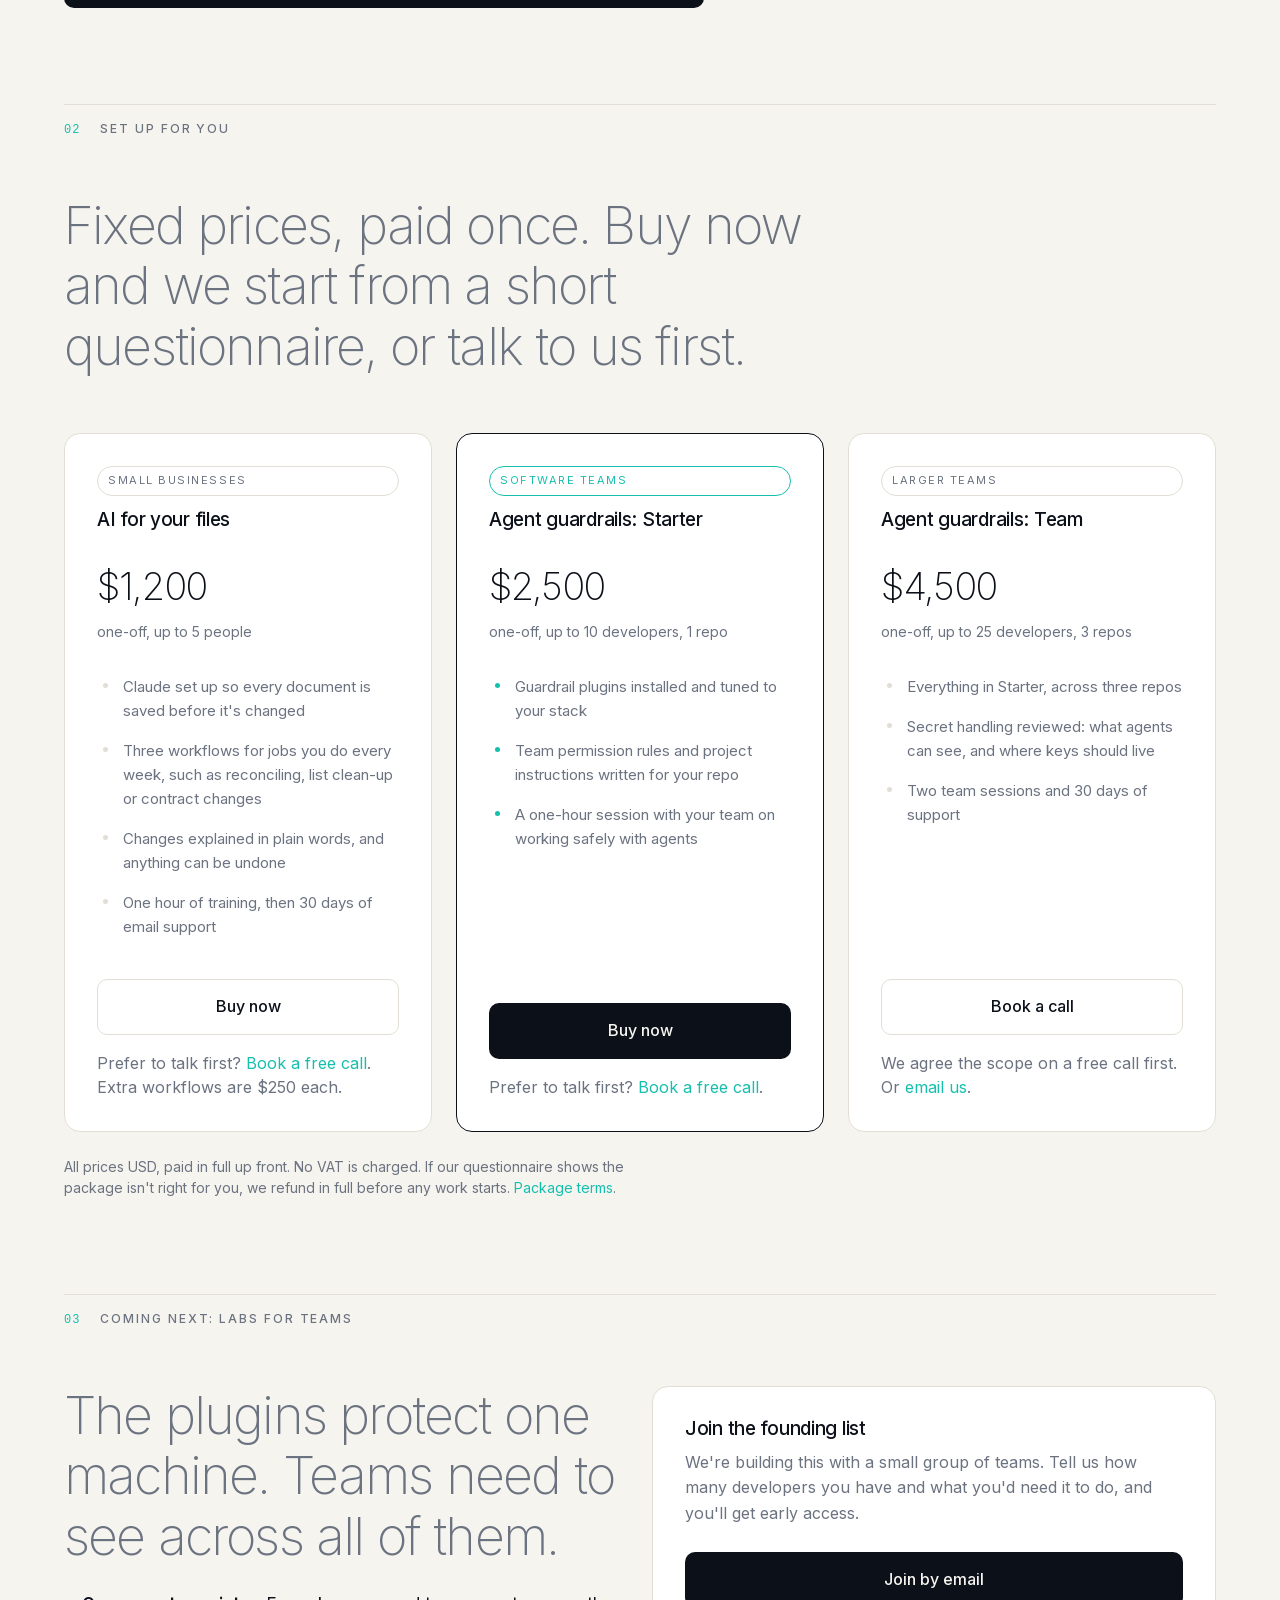
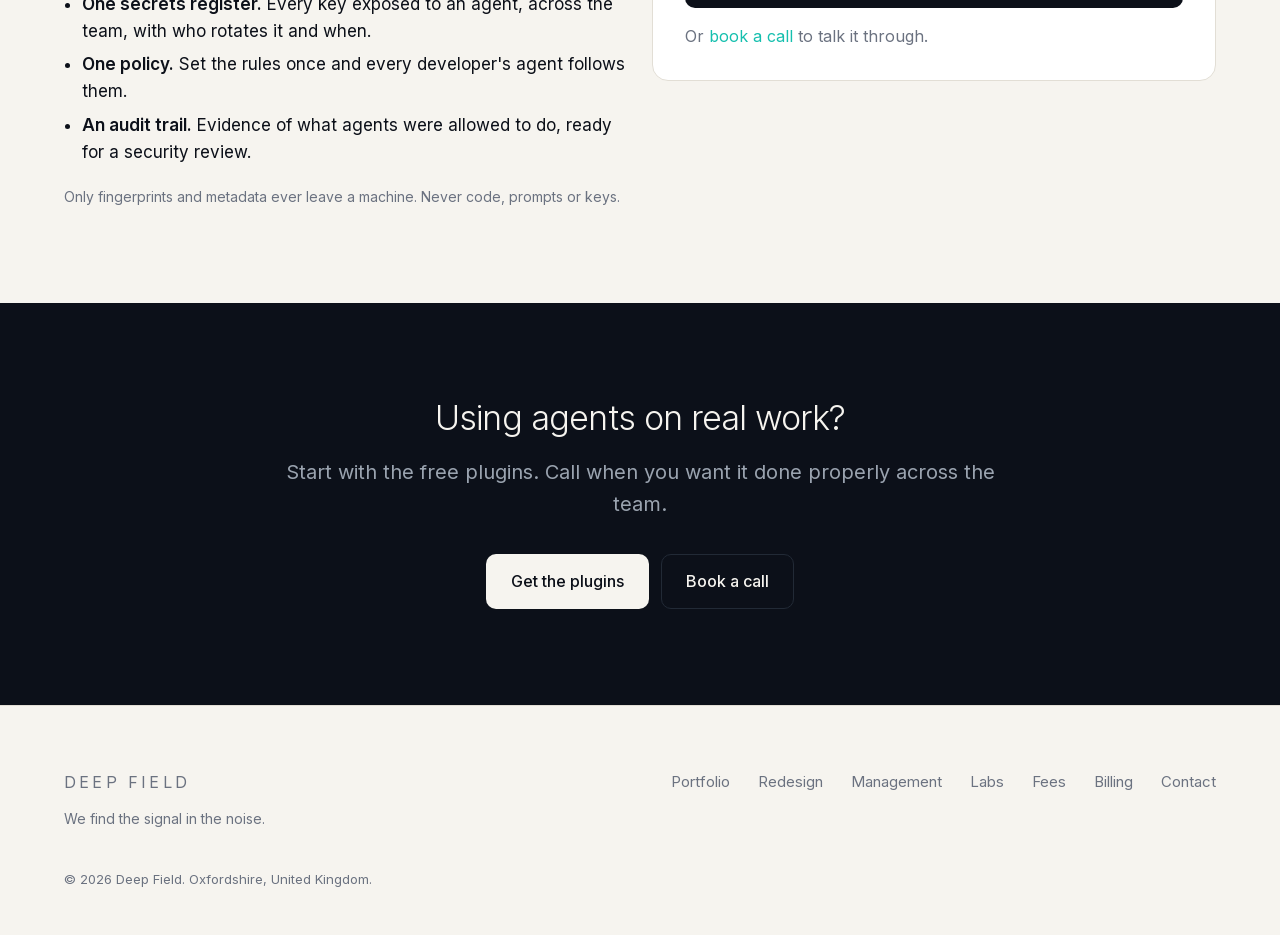
<file: labs.html>
<!DOCTYPE html>
<html lang="en">
<head>
<meta charset="UTF-8">
<meta name="viewport" content="width=device-width,initial-scale=1">
<title>Labs — Deep Field</title>
<meta name="description" content="Free, open-source guardrails for Claude Code: block leaked API keys, preview risky commands, write code for the versions you actually have. Plus fixed-price setup for teams and small businesses.">
<link rel="canonical" href="https://deepfieldstudios.com/labs.html">
<meta name="theme-color" content="#0C1019">
<link rel="icon" type="image/svg+xml" href="/assets/favicon.svg">
<link rel="icon" type="image/png" sizes="32x32" href="/assets/favicon-32.png">
<link rel="icon" type="image/png" sizes="16x16" href="/assets/favicon-16.png">
<link rel="apple-touch-icon" href="/assets/apple-touch-icon.png">
<meta property="og:type" content="website">
<meta property="og:site_name" content="Deep Field">
<meta property="og:url" content="https://deepfieldstudios.com/labs.html">
<meta property="og:title" content="Deep Field Labs — guardrails for AI coding agents">
<meta property="og:description" content="Free, open-source Claude Code plugins, and fixed-price setup for teams.">
<meta property="og:image" content="https://deepfieldstudios.com/assets/og-card.jpg">
<meta property="og:image:width" content="1200">
<meta property="og:image:height" content="630">
<meta property="og:image:alt" content="Deep Field — AI optimised web design">
<meta name="twitter:card" content="summary_large_image">
<meta name="twitter:image" content="https://deepfieldstudios.com/assets/og-card.jpg">
<link rel="preload" href="/assets/inter-var.woff2" as="font" type="font/woff2" crossorigin>
<link rel="stylesheet" href="/styles.css">
<style>
  .install{font-family:var(--font-mono);font-size:14px;line-height:1.7;background:#0C1019;color:#F6F4EF;
    border-radius:10px;padding:18px 20px;overflow-x:auto;white-space:pre;margin:0}
  .install .c{color:#9AA3AF}
  .plugin h3{margin-bottom:10px}
  .plugin p{margin-bottom:0}
  .plugin .tag{font-family:var(--font-mono);font-size:12px;color:var(--text-secondary);margin-bottom:14px;display:block}
  .checks{margin:0;padding-left:18px}
  .checks li{margin:6px 0}
</style>
</head>
<body class="lightnav">
<a class="skip" href="#main">Skip to content</a>

<header class="site">
  <div class="wrap inner">
    <a class="wordmark" href="/" aria-label="Deep Field — home">
      <svg viewBox="0 0 120 120" xmlns="http://www.w3.org/2000/svg" aria-hidden="true">
        <rect width="120" height="120" rx="16" fill="#0C1019"/>
        <rect x="30" y="26" width="60" height="60" rx="3" fill="none" stroke="#F6F4EF" stroke-width="2" opacity="0.22"/>
        <g fill="#F6F4EF"><circle cx="46" cy="40" r="3"/><circle cx="78" cy="36" r="2.2" opacity=".6"/><circle cx="46" cy="74" r="2.2" opacity=".6"/></g>
        <circle cx="70" cy="62" r="6" fill="#15BFAE"/>
      </svg>
      <span>Deep Field</span>
    </a>
    <nav class="site" aria-label="Primary">
      <a href="/portfolio.html">Portfolio</a>
      <a href="/redesign.html">Redesign</a>
      <a href="/management.html">Management</a>
      <a href="/contact.html" class="hide-sm">Contact</a>
    </nav>
  </div>
</header>

<main id="main">
  <div class="ink" style="padding:96px 0 84px">
    <div class="wrap">
      <p class="eyebrow" style="color:#9AA3AF">Deep Field Labs</p>
      <h1 class="display" style="max-width:16ch">Guardrails for AI coding agents</h1>
      <p class="lede" style="margin-top:22px;max-width:56ch;color:#9AA3AF">Free, open-source plugins for Claude Code that stop API keys leaking, warn before destructive commands, and keep code on the versions you actually run. We built them for our own work. Use them as they are, or have us set them up for your team.</p>
      <div style="margin-top:34px;display:flex;gap:12px;flex-wrap:wrap">
        <a class="btn btn-primary" style="background:#F6F4EF;color:#0C1019" href="https://github.com/deepfieldstudios/deep-field-labs" rel="noopener">Get the plugins</a>
        <a class="btn btn-secondary" style="color:#F6F4EF;border-color:#222A36" href="#setup">Have us set it up</a>
      </div>
    </div>
  </div>

  <section>
    <div class="wrap">
      <div class="sec-head"><span class="n">01</span><span class="t">The plugins</span></div>
      <p class="fill wide reveal" style="margin-bottom:56px">Agents open new ways for things to go wrong. These close the ones we kept running into.</p>
      <div class="grid g3">
        <div class="card plugin reveal">
          <span class="tag">secret-shield</span>
          <h3>Keys stay on your machine</h3>
          <p>Blocks API keys and passwords in prompts, file writes, commits, web requests and tool calls before they leave. Logs anything exposed, with a link to rotate it. Stores fingerprints only, never the keys.</p>
        </div>
        <div class="card plugin reveal">
          <span class="tag">blast-radius</span>
          <h3>See what a command will do</h3>
          <p>Scores every shell command for risk. Before a destructive one runs, you see it in plain English, such as "deletes 312 files, 2 not tracked by git", and a recovery point is saved first.</p>
        </div>
        <div class="card plugin reveal">
          <span class="tag">docs-pin</span>
          <h3>Code for the versions you have</h3>
          <p>Reads your lockfile so the agent writes for the library versions you actually have installed, and flags deprecated APIs as they're written, not after the build breaks.</p>
        </div>
      </div>
      <p class="small muted reveal" style="margin-top:28px">Seven more in the same repository: spend tracking, review digests, session notes, onboarding docs, prompt tests, proof behind "done", and safe document editing. MIT licensed, no tracking, no network calls.</p>
      <div class="reveal" style="margin-top:36px;max-width:640px">
        <pre class="install"><span class="c"># in Claude Code</span>
/plugin marketplace add deepfieldstudios/deep-field-labs
/plugin install secret-shield@deep-field-labs</pre>
      </div>
    </div>
  </section>

  <section style="padding-top:0" id="setup">
    <div class="wrap">
      <div class="sec-head"><span class="n">02</span><span class="t">Set up for you</span></div>
      <p class="fill wide reveal" style="margin-bottom:56px">Fixed prices, paid once. Buy now and we start from a short questionnaire, or talk to us first.</p>
      <div class="grid g3">
        <div class="card tier reveal">
          <span class="badge">Small businesses</span>
          <h3 style="margin-top:14px">AI for your files</h3>
          <div class="price">$1,200</div><div class="per">one-off, up to 5 people</div>
          <ul>
            <li>Claude set up so every document is saved before it's changed</li>
            <li>Three workflows for jobs you do every week, such as reconciling, list clean-up or contract changes</li>
            <li>Changes explained in plain words, and anything can be undone</li>
            <li>One hour of training, then 30 days of email support</li>
          </ul>
          <a class="btn btn-secondary btn-block" data-pay="labs_files" data-fallback-href="https://calendly.com/deepfieldstudios/discovery-call" data-fallback-text="Book a call" href="https://calendly.com/deepfieldstudios/discovery-call" rel="noopener">Buy now</a>
          <p class="small muted" style="margin-top:16px">Prefer to talk first? <a class="link" href="https://calendly.com/deepfieldstudios/discovery-call" rel="noopener">Book a free call</a>. Extra workflows are $250 each.</p>
        </div>
        <div class="card tier featured reveal">
          <span class="badge">Software teams</span>
          <h3 style="margin-top:14px">Agent guardrails: Starter</h3>
          <div class="price">$2,500</div><div class="per">one-off, up to 10 developers, 1 repo</div>
          <ul>
            <li>Guardrail plugins installed and tuned to your stack</li>
            <li>Team permission rules and project instructions written for your repo</li>
            <li>A one-hour session with your team on working safely with agents</li>
          </ul>
          <a class="btn btn-primary btn-block" data-pay="labs_starter" data-fallback-href="https://calendly.com/deepfieldstudios/discovery-call" data-fallback-text="Book a call" href="https://calendly.com/deepfieldstudios/discovery-call" rel="noopener">Buy now</a>
          <p class="small muted" style="margin-top:16px">Prefer to talk first? <a class="link" href="https://calendly.com/deepfieldstudios/discovery-call" rel="noopener">Book a free call</a>.</p>
        </div>
        <div class="card tier reveal">
          <span class="badge">Larger teams</span>
          <h3 style="margin-top:14px">Agent guardrails: Team</h3>
          <div class="price">$4,500</div><div class="per">one-off, up to 25 developers, 3 repos</div>
          <ul>
            <li>Everything in Starter, across three repos</li>
            <li>Secret handling reviewed: what agents can see, and where keys should live</li>
            <li>Two team sessions and 30 days of support</li>
          </ul>
          <a class="btn btn-secondary btn-block" href="https://calendly.com/deepfieldstudios/discovery-call" rel="noopener">Book a call</a>
          <p class="small muted" style="margin-top:16px">We agree the scope on a free call first. Or <a class="link" href="mailto:deepfieldstudios@gmail.com?subject=Agent%20guardrails%3A%20Team">email us</a>.</p>
        </div>
      </div>
      <p class="small muted reveal" style="margin-top:24px">All prices USD, paid in full up front. No VAT is charged. If our questionnaire shows the package isn't right for you, we refund in full before any work starts. <a class="link" href="/labs-terms.html">Package terms</a>.</p>
    </div>
  </section>

  <section style="padding-top:0" id="teams">
    <div class="wrap">
      <div class="sec-head"><span class="n">03</span><span class="t">Coming next: Labs for teams</span></div>
      <div class="grid g2" style="align-items:start">
        <div class="reveal">
          <p class="fill" style="margin-bottom:24px">The plugins protect one machine. Teams need to see across all of them.</p>
          <ul class="checks">
            <li><strong>One secrets register.</strong> Every key exposed to an agent, across the team, with who rotates it and when.</li>
            <li><strong>One policy.</strong> Set the rules once and every developer's agent follows them.</li>
            <li><strong>An audit trail.</strong> Evidence of what agents were allowed to do, ready for a security review.</li>
          </ul>
          <p class="small muted" style="margin-top:20px">Only fingerprints and metadata ever leave a machine. Never code, prompts or keys.</p>
        </div>
        <div class="card reveal">
          <h3>Join the founding list</h3>
          <p style="margin-bottom:26px">We're building this with a small group of teams. Tell us how many developers you have and what you'd need it to do, and you'll get early access.</p>
          <a class="btn btn-primary btn-block" href="mailto:deepfieldstudios@gmail.com?subject=Labs%20for%20teams%20%E2%80%94%20founding%20list&body=Team%20size%3A%0AWhat%20we%27d%20need%20it%20to%20do%3A%0A">Join by email</a>
          <p class="small muted" style="margin-top:16px">Or <a class="link" href="https://calendly.com/deepfieldstudios/discovery-call" rel="noopener">book a call</a> to talk it through.</p>
        </div>
      </div>
    </div>
  </section>

  <div class="ink">
    <section>
      <div class="wrap narrow" style="text-align:center">
        <h2 style="color:#F6F4EF">Using agents on real work?</h2>
        <p class="lede" style="margin:18px auto 0;color:#9AA3AF">Start with the free plugins. Call when you want it done properly across the team.</p>
        <div style="margin-top:34px;display:flex;gap:12px;justify-content:center;flex-wrap:wrap">
          <a class="btn btn-primary" style="background:#F6F4EF;color:#0C1019" href="https://github.com/deepfieldstudios/deep-field-labs" rel="noopener">Get the plugins</a>
          <a class="btn btn-secondary" style="color:#F6F4EF;border-color:#222A36" href="https://calendly.com/deepfieldstudios/discovery-call" rel="noopener">Book a call</a>
        </div>
      </div>
    </section>
  </div>

</main>

<footer class="site">
  <div class="wrap">
    <div class="cols">
      <div>
        <a class="wordmark" href="/" style="margin-bottom:12px">
          <span>Deep Field</span>
        </a>
        <p class="small muted" style="max-width:32ch">We find the signal in the noise.</p>
      </div>
      <nav class="fnav" aria-label="Footer">
        <a href="/portfolio.html">Portfolio</a>
        <a href="/redesign.html">Redesign</a>
        <a href="/management.html">Management</a>
        <a href="/labs.html">Labs</a>
        <a href="/services.html">Fees</a>
        <a href="/pay.html">Billing</a>
        <a href="/contact.html">Contact</a>
      </nav>
    </div>
    <p class="legal">© 2026 Deep Field. Oxfordshire, United Kingdom.</p>
  </div>
</footer>

<script src="/assets/payment-links.js"></script>
<script src="/assets/pay.js" defer></script>
<script src="/assets/site.js" defer></script>
<script src="https://cdn.usefathom.com/script.js" data-site="XLKWCKGY" defer></script>
</body>
</html>
</file>
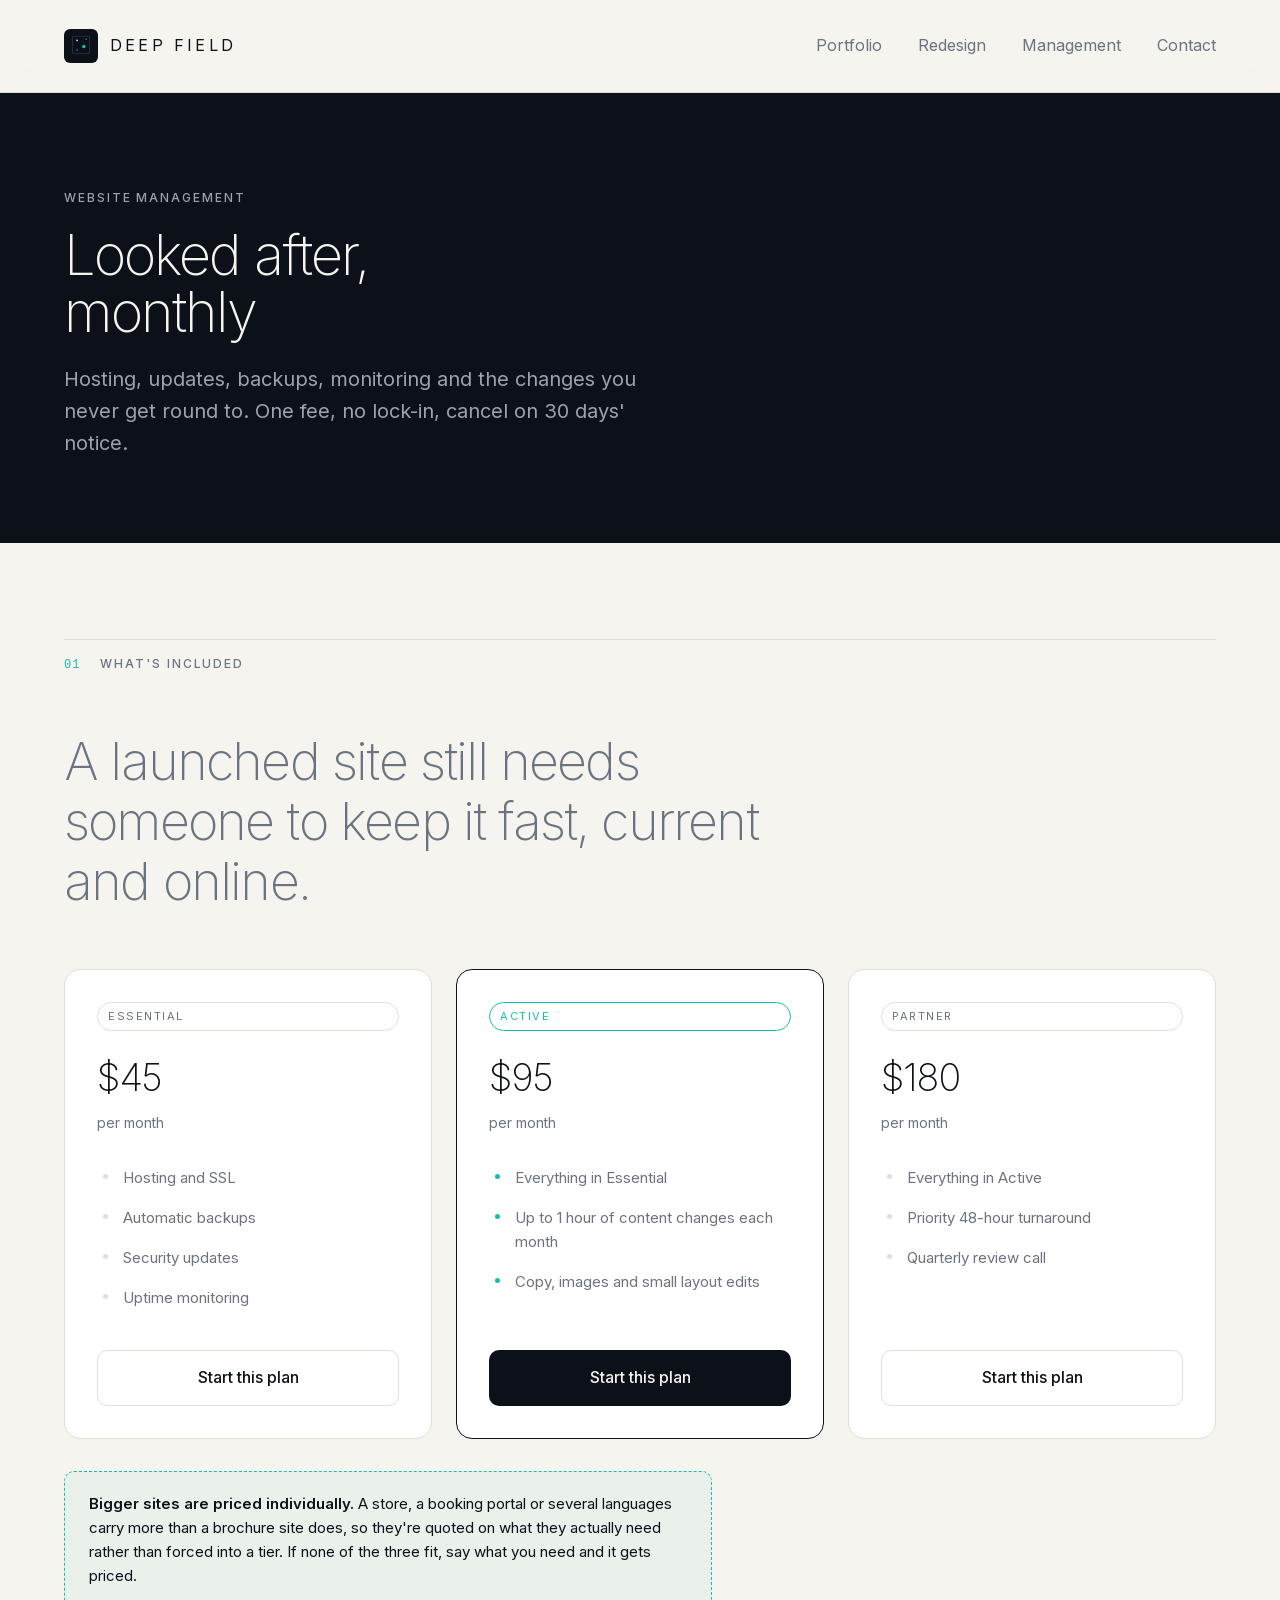
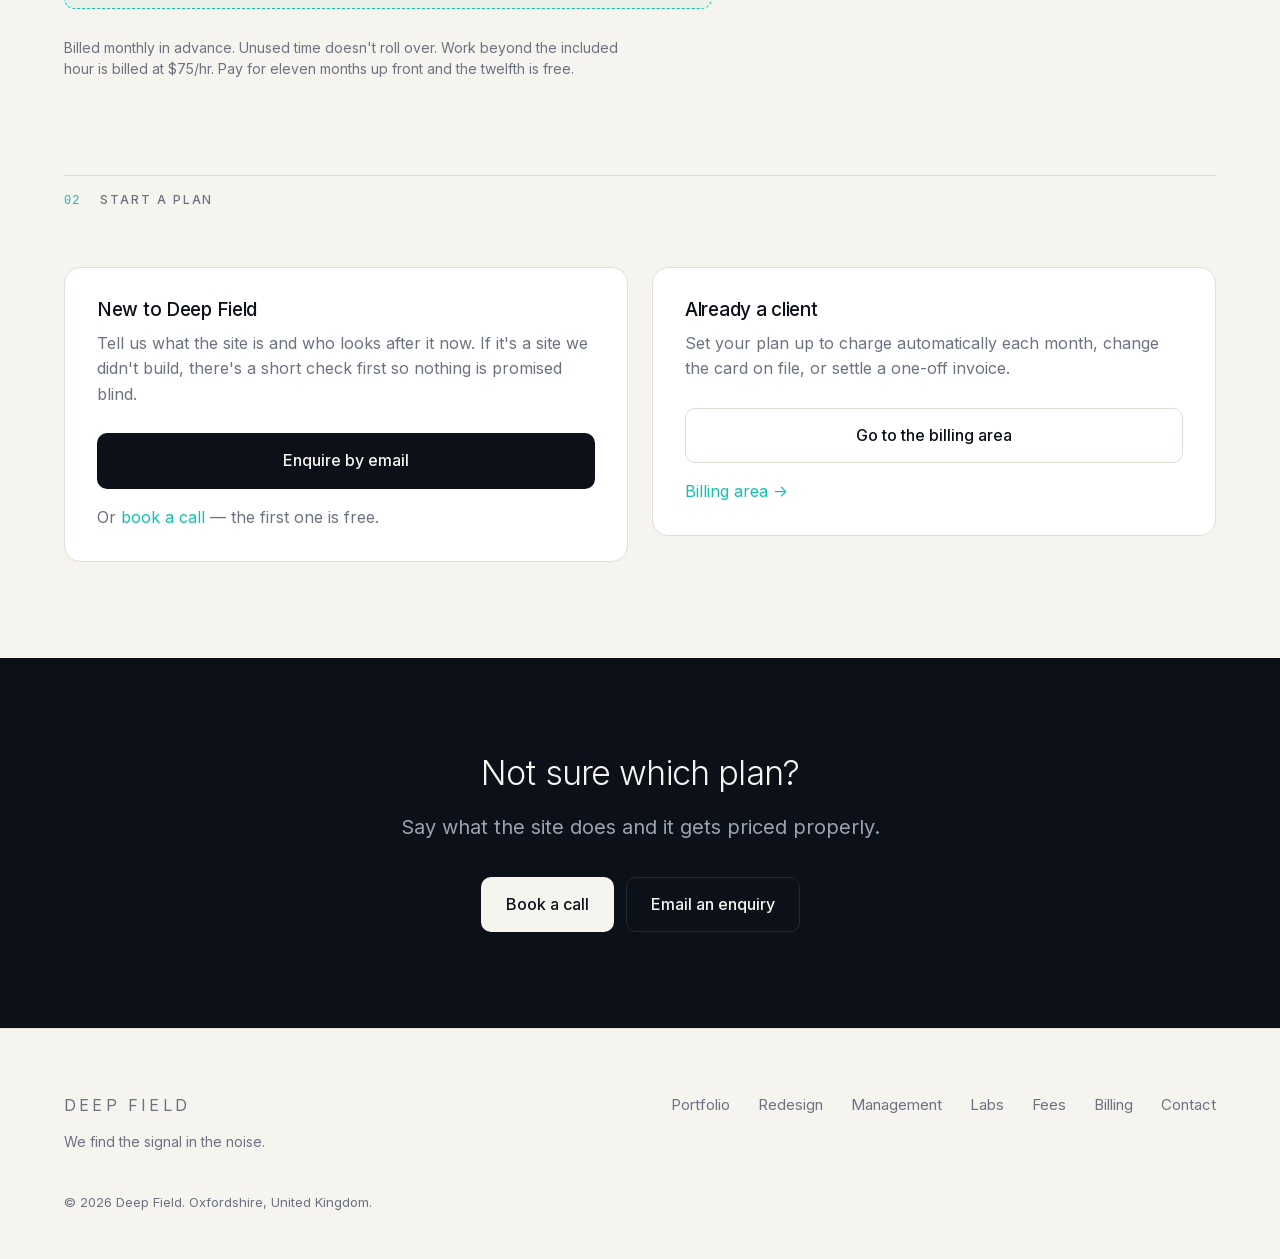
<file: management.html>
<!DOCTYPE html>
<html lang="en">
<head>
<meta charset="UTF-8">
<meta name="viewport" content="width=device-width,initial-scale=1">
<title>Website management — Deep Field</title>
<meta name="description" content="Hosting, updates, backups, monitoring and monthly content changes. Deep Field care plans from $45 a month, no lock-in.">
<link rel="canonical" href="https://deepfieldstudios.com/management.html">
<meta name="theme-color" content="#0C1019">
<link rel="icon" type="image/svg+xml" href="/assets/favicon.svg">
<link rel="icon" type="image/png" sizes="32x32" href="/assets/favicon-32.png">
<link rel="icon" type="image/png" sizes="16x16" href="/assets/favicon-16.png">
<link rel="apple-touch-icon" href="/assets/apple-touch-icon.png">
<meta property="og:type" content="website">
<meta property="og:site_name" content="Deep Field">
<meta property="og:url" content="https://deepfieldstudios.com/management.html">
<meta property="og:title" content="Website management — Deep Field">
<meta property="og:description" content="Looked after, monthly. From $45, no lock-in.">
<meta property="og:image" content="https://deepfieldstudios.com/assets/og-card.jpg">
<meta property="og:image:width" content="1200">
<meta property="og:image:height" content="630">
<meta property="og:image:alt" content="Deep Field — AI optimised web design">
<meta name="twitter:card" content="summary_large_image">
<meta name="twitter:image" content="https://deepfieldstudios.com/assets/og-card.jpg">
<link rel="preload" href="/assets/inter-var.woff2" as="font" type="font/woff2" crossorigin>
<link rel="stylesheet" href="/styles.css">
</head>
<body class="lightnav">
<a class="skip" href="#main">Skip to content</a>

<header class="site">
  <div class="wrap inner">
    <a class="wordmark" href="/" aria-label="Deep Field — home">
      <svg viewBox="0 0 120 120" xmlns="http://www.w3.org/2000/svg" aria-hidden="true">
        <rect width="120" height="120" rx="16" fill="#0C1019"/>
        <rect x="30" y="26" width="60" height="60" rx="3" fill="none" stroke="#F6F4EF" stroke-width="2" opacity="0.22"/>
        <g fill="#F6F4EF"><circle cx="46" cy="40" r="3"/><circle cx="78" cy="36" r="2.2" opacity=".6"/><circle cx="46" cy="74" r="2.2" opacity=".6"/></g>
        <circle cx="70" cy="62" r="6" fill="#15BFAE"/>
      </svg>
      <span>Deep Field</span>
    </a>
    <nav class="site" aria-label="Primary">
      <a href="/portfolio.html">Portfolio</a>
      <a href="/redesign.html">Redesign</a>
      <a href="/management.html" aria-current="page">Management</a>
      <a href="/contact.html" class="hide-sm">Contact</a>
    </nav>
  </div>
</header>

<main id="main">
  <div class="ink" style="padding:96px 0 84px">
    <div class="wrap">
      <p class="eyebrow" style="color:#9AA3AF">Website management</p>
      <h1 class="display" style="max-width:15ch">Looked after, monthly</h1>
      <p class="lede" style="margin-top:22px;max-width:52ch;color:#9AA3AF">Hosting, updates, backups, monitoring and the changes you never get round to. One fee, no lock-in, cancel on 30 days' notice.</p>
    </div>
  </div>

  <section>
    <div class="wrap">
      <div class="sec-head"><span class="n">01</span><span class="t">What's included</span></div>
      <p class="fill wide reveal" style="margin-bottom:56px">A launched site still needs someone to keep it fast, current and online.</p>
      <div class="grid g3">
        <div class="card tier reveal">
          <span class="badge">Essential</span>
          <div class="price">$45</div><div class="per">per month</div>
          <ul>
            <li>Hosting and SSL</li><li>Automatic backups</li>
            <li>Security updates</li><li>Uptime monitoring</li>
          </ul>
          <a class="btn btn-secondary btn-block" href="#start">Start this plan</a>
        </div>
        <div class="card tier featured reveal">
          <span class="badge">Active</span>
          <div class="price">$95</div><div class="per">per month</div>
          <ul>
            <li>Everything in Essential</li>
            <li>Up to 1 hour of content changes each month</li>
            <li>Copy, images and small layout edits</li>
          </ul>
          <a class="btn btn-primary btn-block" href="#start">Start this plan</a>
        </div>
        <div class="card tier reveal">
          <span class="badge">Partner</span>
          <div class="price">$180</div><div class="per">per month</div>
          <ul>
            <li>Everything in Active</li>
            <li>Priority 48-hour turnaround</li>
            <li>Quarterly review call</li>
          </ul>
          <a class="btn btn-secondary btn-block" href="#start">Start this plan</a>
        </div>
      </div>
      <div class="notice reveal" style="margin-top:32px;max-width:72ch">
        <strong>Bigger sites are priced individually.</strong> A store, a booking portal or several
        languages carry more than a brochure site does, so they're quoted on what they actually need
        rather than forced into a tier. If none of the three fit, say what you need and it gets priced.
      </div>
      <p class="small muted reveal" style="margin-top:28px">Billed monthly in advance. Unused time doesn't roll over. Work beyond the included hour is billed at $75/hr. Pay for eleven months up front and the twelfth is free.</p>
    </div>
  </section>

  <section style="padding-top:0" id="start">
    <div class="wrap">
      <div class="sec-head"><span class="n">02</span><span class="t">Start a plan</span></div>
      <div class="grid g2" style="align-items:start">
        <div class="card reveal">
          <h3>New to Deep Field</h3>
          <p style="margin-bottom:26px">Tell us what the site is and who looks after it now. If it's a site we didn't build, there's a short check first so nothing is promised blind.</p>
          <a class="btn btn-primary btn-block" href="mailto:deepfieldstudios@gmail.com?subject=Website%20management%20enquiry">Enquire by email</a>
          <p class="small muted" style="margin-top:16px">Or <a class="link" href="https://calendly.com/deepfieldstudios/discovery-call" rel="noopener">book a call</a> — the first one is free.</p>
        </div>
        <div class="card reveal">
          <h3>Already a client</h3>
          <p style="margin-bottom:26px">Set your plan up to charge automatically each month, change the card on file, or settle a one-off invoice.</p>
          <a class="btn btn-secondary btn-block" href="/pay.html">Go to the billing area</a>
          <p class="small muted" style="margin-top:16px"><a class="link" href="/pay.html">Billing area →</a></p>
        </div>
      </div>
    </div>
  </section>

  <div class="ink">
    <section>
      <div class="wrap narrow" style="text-align:center">
        <h2 style="color:#F6F4EF">Not sure which plan?</h2>
        <p class="lede" style="margin:18px auto 0;color:#9AA3AF">Say what the site does and it gets priced properly.</p>
        <div style="margin-top:34px;display:flex;gap:12px;justify-content:center;flex-wrap:wrap">
          <a class="btn btn-primary" style="background:#F6F4EF;color:#0C1019" href="https://calendly.com/deepfieldstudios/discovery-call" rel="noopener">Book a call</a>
          <a class="btn btn-secondary" style="color:#F6F4EF;border-color:#222A36" href="mailto:deepfieldstudios@gmail.com?subject=Website%20management%20enquiry">Email an enquiry</a>
        </div>
      </div>
    </section>
  </div>

</main>

<footer class="site">
  <div class="wrap">
    <div class="cols">
      <div>
        <a class="wordmark" href="/" style="margin-bottom:12px">
          <span>Deep Field</span>
        </a>
        <p class="small muted" style="max-width:32ch">We find the signal in the noise.</p>
      </div>
      <nav class="fnav" aria-label="Footer">
        <a href="/portfolio.html">Portfolio</a>
        <a href="/redesign.html">Redesign</a>
        <a href="/management.html">Management</a>
        <a href="/labs.html">Labs</a>
        <a href="/services.html">Fees</a>
        <a href="/pay.html">Billing</a>
        <a href="/contact.html">Contact</a>
      </nav>
    </div>
    <p class="legal">© 2026 Deep Field. Oxfordshire, United Kingdom.</p>
  </div>
</footer>

<script src="/assets/site.js" defer></script>
<script src="https://cdn.usefathom.com/script.js" data-site="XLKWCKGY" defer></script>
</body>
</html>
</file>
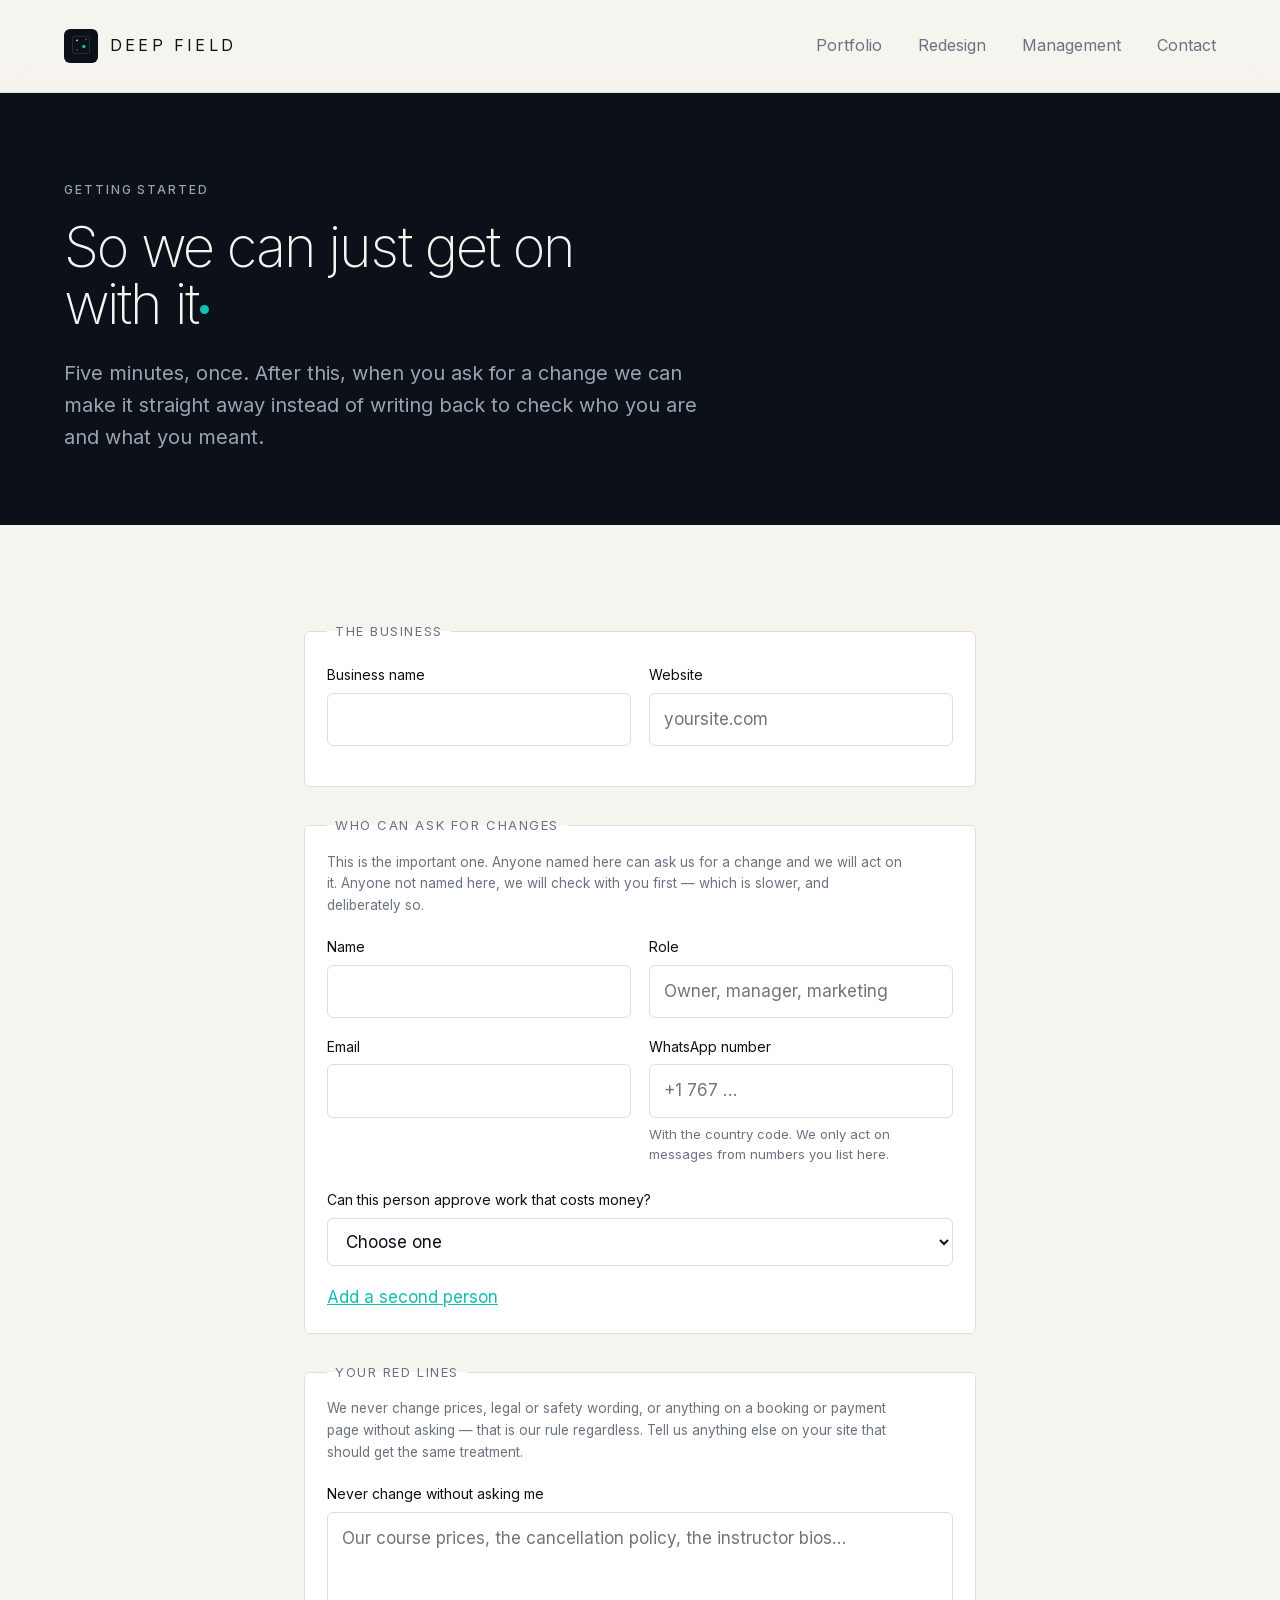
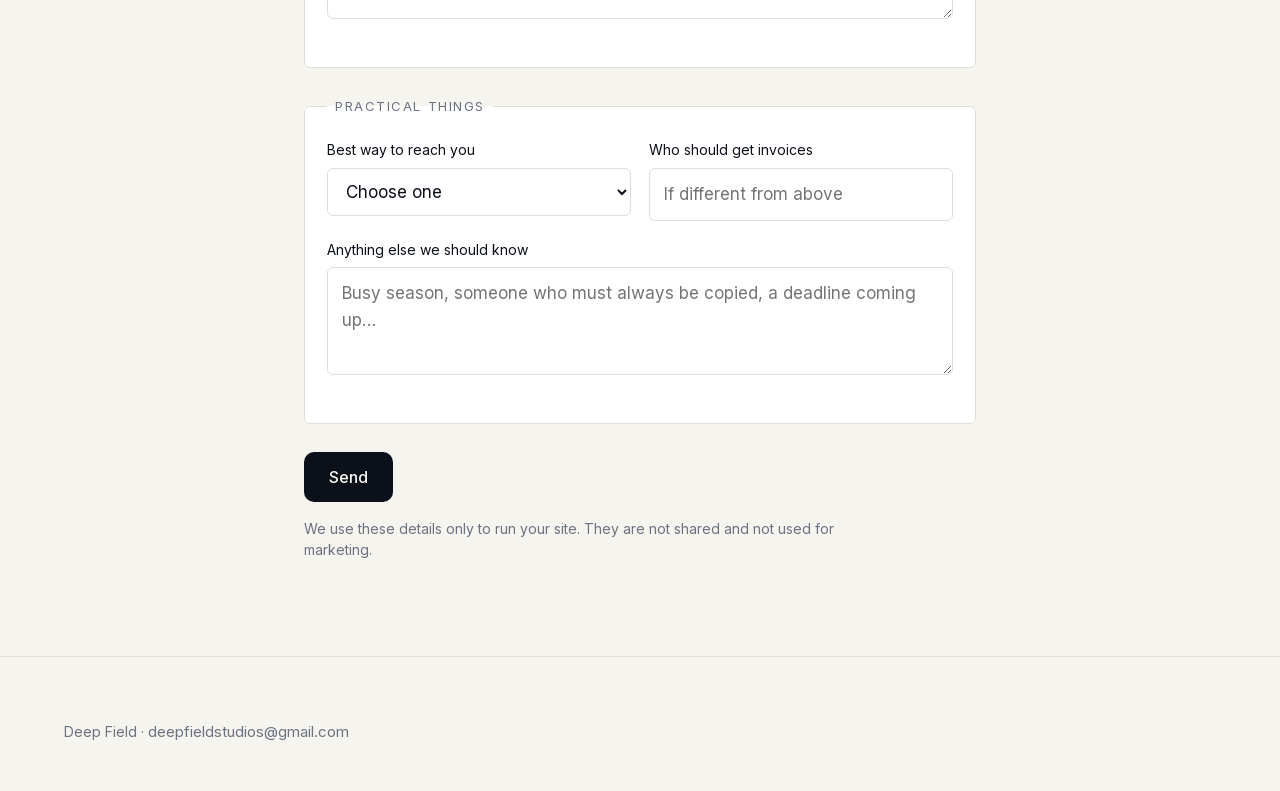
<file: onboarding.html>
<!DOCTYPE html>
<html lang="en">
<head>
<meta charset="UTF-8">
<meta name="viewport" content="width=device-width,initial-scale=1">
<title>Getting started — Deep Field</title>
<meta name="description" content="A short form for new Deep Field clients: who can ask for changes, and what we should never change without asking you first.">
<meta name="robots" content="noindex,nofollow">
<meta name="theme-color" content="#0C1019">
<link rel="icon" type="image/svg+xml" href="/assets/favicon.svg">
<link rel="icon" type="image/png" sizes="32x32" href="/assets/favicon-32.png">
<link rel="icon" type="image/png" sizes="16x16" href="/assets/favicon-16.png">
<link rel="apple-touch-icon" href="/assets/apple-touch-icon.png">
<link rel="preload" href="/assets/inter-var.woff2" as="font" type="font/woff2" crossorigin>
<link rel="stylesheet" href="/styles.css">
<style>
  .fld{display:block;margin-bottom:18px}
  .fld > span{display:block;font-size:14px;margin-bottom:6px}
  .fld input,.fld textarea,.fld select{width:100%;padding:12px 14px;border:1px solid var(--border);
    border-radius:var(--radius-sm);font:inherit;background:var(--surface);color:var(--text-primary)}
  .fld .hint{display:block;font-size:13px;color:var(--text-secondary);margin-top:6px;font-weight:400}
  .pair{display:grid;gap:0 18px;grid-template-columns:1fr 1fr}
  @media (max-width:620px){.pair{grid-template-columns:1fr}}
  fieldset{border:1px solid var(--border);border-radius:var(--radius-sm);padding:22px;margin:0 0 28px;background:var(--surface)}
  legend{padding:0 8px;font-size:13px;letter-spacing:.12em;text-transform:uppercase;color:var(--text-secondary)}
  .why{font-size:13.5px;color:var(--text-secondary);margin:-6px 0 20px;line-height:1.6}
  .linkish{background:none;border:0;padding:0;font:inherit;color:var(--accent);cursor:pointer;text-decoration:underline}
</style>
</head>
<body class="lightnav">
<a class="skip" href="#main">Skip to content</a>

<header class="site">
  <div class="wrap inner">
    <a class="wordmark" href="/" aria-label="Deep Field — home">
      <svg viewBox="0 0 120 120" xmlns="http://www.w3.org/2000/svg" aria-hidden="true">
        <rect width="120" height="120" rx="16" fill="#0C1019"/>
        <rect x="30" y="26" width="60" height="60" rx="3" fill="none" stroke="#F6F4EF" stroke-width="2" opacity="0.22"/>
        <g fill="#F6F4EF"><circle cx="46" cy="40" r="3"/><circle cx="78" cy="36" r="2.2" opacity=".6"/><circle cx="46" cy="74" r="2.2" opacity=".6"/></g>
        <circle cx="70" cy="62" r="6" fill="#15BFAE"/>
      </svg>
      <span>Deep Field</span>
    </a>
    <nav class="site" aria-label="Primary">
      <a href="/portfolio.html">Portfolio</a>
      <a href="/redesign.html">Redesign</a>
      <a href="/management.html">Management</a>
      <a href="/contact.html" class="hide-sm">Contact</a>
    </nav>
  </div>
</header>

<main id="main">
  <div class="ink" style="padding:88px 0 72px">
    <div class="wrap">
      <p class="eyebrow" style="color:#9AA3AF">Getting started</p>
      <h1 class="display" style="max-width:18ch">So we can just get on with it<span class="focal" aria-hidden="true"></span></h1>
      <p class="lede" style="margin-top:24px;max-width:56ch;color:#9AA3AF">Five minutes, once. After this, when you ask for a change we can make it straight away instead of writing back to check who you are and what you meant.</p>
    </div>
  </div>

  <section>
    <div class="wrap" style="max-width:720px">

      <p id="email-fallback" class="lede" style="max-width:52ch">
        Send these details to <a href="mailto:deepfieldstudios@gmail.com">deepfieldstudios@gmail.com</a>
        and we will set everything up from there.
      </p>

      <form id="onboarding-form" method="POST" hidden>
        <input type="hidden" name="_subject" value="New client onboarding — Deep Field">
        <input type="text" name="_honey" style="display:none" tabindex="-1" autocomplete="off" aria-hidden="true">

        <fieldset>
          <legend>The business</legend>
          <div class="pair">
            <label class="fld"><span>Business name</span><input name="business" type="text" required></label>
            <label class="fld"><span>Website</span><input name="website" type="text" placeholder="yoursite.com"></label>
          </div>
        </fieldset>

        <fieldset>
          <legend>Who can ask for changes</legend>
          <p class="why">This is the important one. Anyone named here can ask us for a change and we will act on it. Anyone not named here, we will check with you first — which is slower, and deliberately so.</p>

          <div class="pair">
            <label class="fld"><span>Name</span><input name="person1_name" type="text" required></label>
            <label class="fld"><span>Role</span><input name="person1_role" type="text" placeholder="Owner, manager, marketing"></label>
          </div>
          <div class="pair">
            <label class="fld"><span>Email</span><input name="person1_email" type="email" required></label>
            <label class="fld"><span>WhatsApp number</span><input name="person1_whatsapp" type="tel" placeholder="+1 767 …">
              <span class="hint">With the country code. We only act on messages from numbers you list here.</span></label>
          </div>
          <label class="fld"><span>Can this person approve work that costs money?</span>
            <select name="person1_approves" required>
              <option value="">Choose one</option>
              <option value="yes">Yes — they can approve costs</option>
              <option value="no">No — ask me first about anything billable</option>
            </select>
          </label>

          <button type="button" id="add-second" class="linkish">Add a second person</button>

          <div id="second-person" hidden style="margin-top:22px;padding-top:22px;border-top:1px solid var(--border)">
            <div class="pair">
              <label class="fld"><span>Name</span><input name="person2_name" type="text"></label>
              <label class="fld"><span>Role</span><input name="person2_role" type="text"></label>
            </div>
            <div class="pair">
              <label class="fld"><span>Email</span><input name="person2_email" type="email"></label>
              <label class="fld"><span>WhatsApp number</span><input name="person2_whatsapp" type="tel"></label>
            </div>
            <label class="fld"><span>Can this person approve work that costs money?</span>
              <select name="person2_approves">
                <option value="">Choose one</option>
                <option value="yes">Yes — they can approve costs</option>
                <option value="no">No — ask me first about anything billable</option>
              </select>
            </label>
          </div>
        </fieldset>

        <fieldset>
          <legend>Your red lines</legend>
          <p class="why">We never change prices, legal or safety wording, or anything on a booking or payment page without asking — that is our rule regardless. Tell us anything else on your site that should get the same treatment.</p>
          <label class="fld"><span>Never change without asking me</span>
            <textarea name="red_lines" rows="3" placeholder="Our course prices, the cancellation policy, the instructor bios…"></textarea>
          </label>
        </fieldset>

        <fieldset>
          <legend>Practical things</legend>
          <div class="pair">
            <label class="fld"><span>Best way to reach you</span>
              <select name="channel" required>
                <option value="">Choose one</option>
                <option value="email">Email</option>
                <option value="whatsapp">WhatsApp</option>
                <option value="either">Either is fine</option>
              </select>
            </label>
            <label class="fld"><span>Who should get invoices</span><input name="billing_email" type="email" placeholder="If different from above"></label>
          </div>
          <label class="fld"><span>Anything else we should know</span>
            <textarea name="notes" rows="3" placeholder="Busy season, someone who must always be copied, a deadline coming up…"></textarea>
          </label>
        </fieldset>

        <button class="btn btn-primary" type="submit">Send</button>
        <p class="small muted" style="margin-top:16px">We use these details only to run your site. They are not shared and not used for marketing.</p>
      </form>

    </div>
  </section>
</main>

<footer class="site">
  <div class="wrap">
    <p class="small muted">Deep Field · <a href="mailto:deepfieldstudios@gmail.com">deepfieldstudios@gmail.com</a></p>
  </div>
</footer>

<script src="/assets/onboarding-config.js"></script>
<script src="/assets/onboarding.js"></script>

<script src="/assets/site.js" defer></script>
<script src="https://cdn.usefathom.com/script.js" data-site="XLKWCKGY" defer></script>
</body>
</html>
</file>
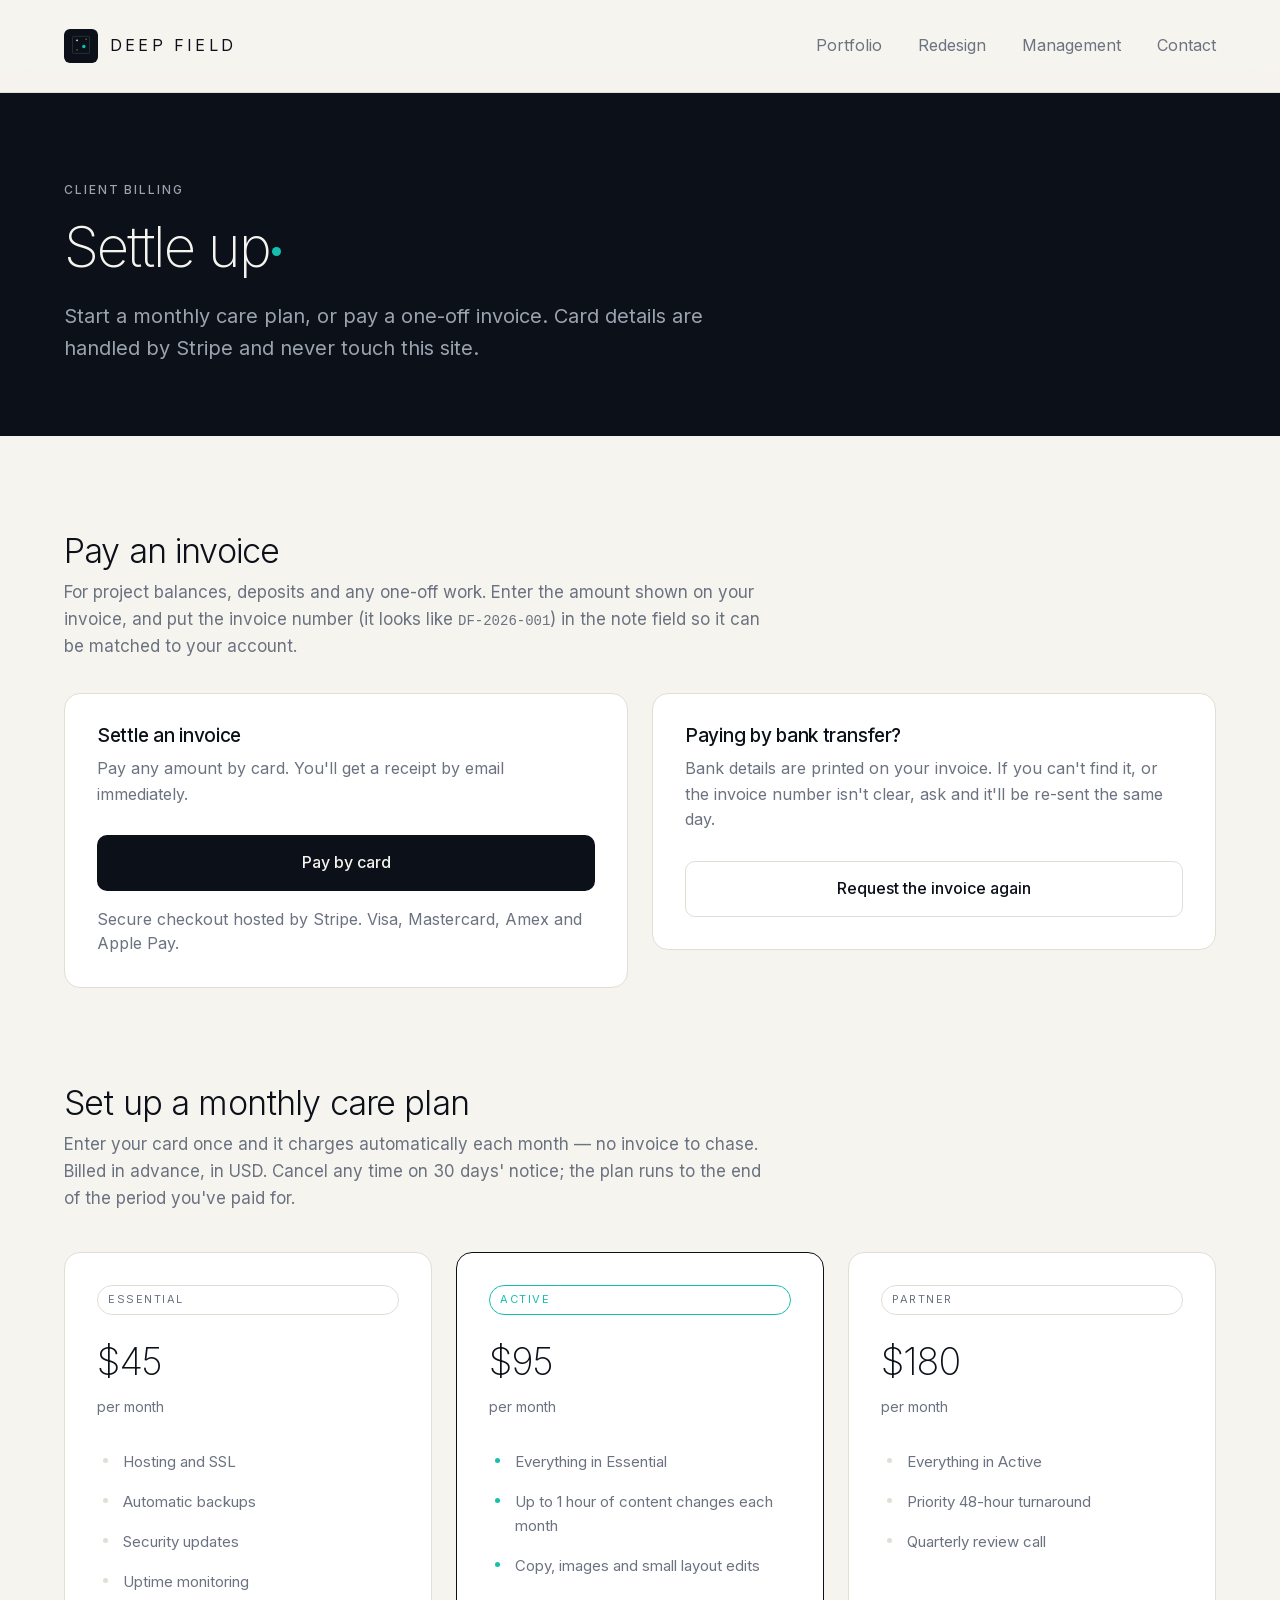
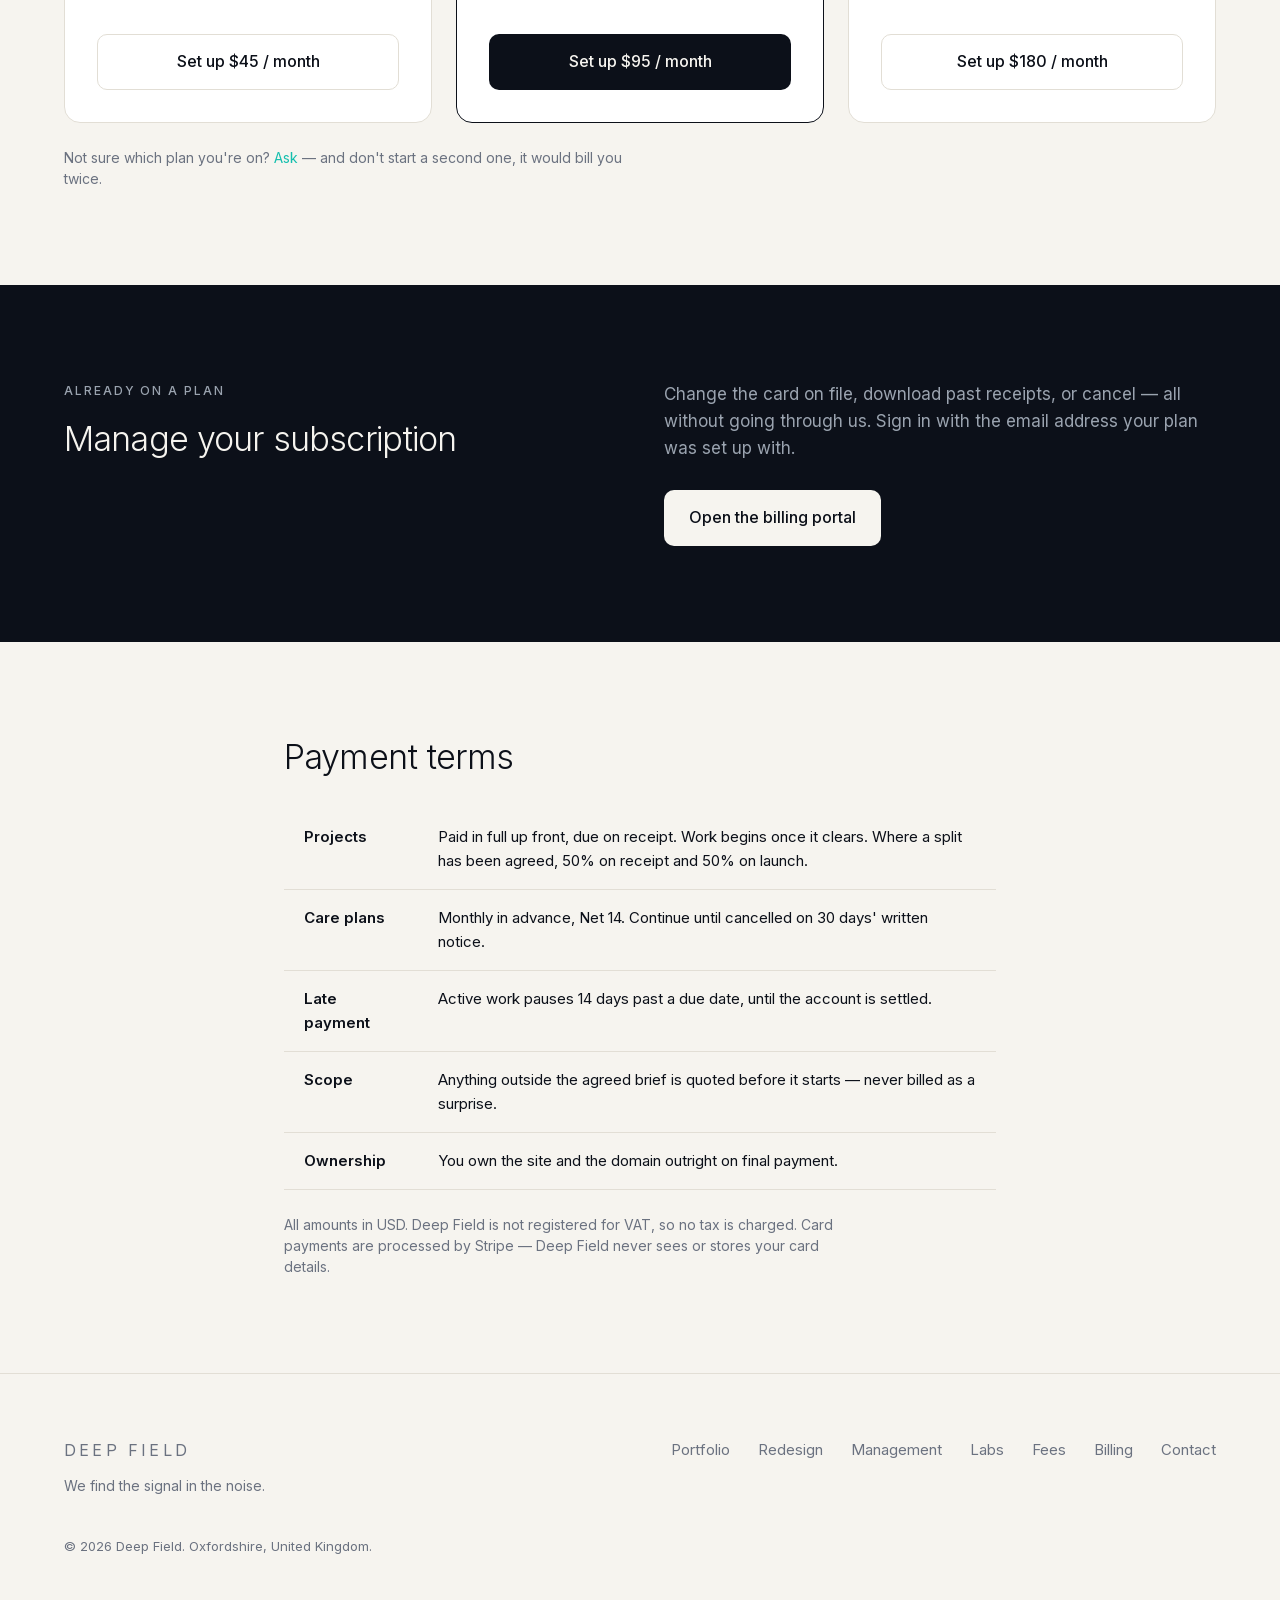
<file: pay.html>
<!DOCTYPE html>
<html lang="en">
<head>
<meta charset="UTF-8">
<meta name="viewport" content="width=device-width,initial-scale=1">
<title>Client billing — Deep Field</title>
<meta name="description" content="Start a monthly care plan or settle an invoice. Payments handled securely by Stripe.">
<link rel="canonical" href="https://deepfieldstudios.com/pay.html">
<meta name="robots" content="noindex">
<meta name="theme-color" content="#0C1019">
<link rel="icon" type="image/svg+xml" href="/assets/favicon.svg">
<link rel="icon" type="image/png" sizes="32x32" href="/assets/favicon-32.png">
<link rel="icon" type="image/png" sizes="16x16" href="/assets/favicon-16.png">
<link rel="apple-touch-icon" href="/assets/apple-touch-icon.png">
<link rel="preload" href="/assets/inter-var.woff2" as="font" type="font/woff2" crossorigin>
<link rel="stylesheet" href="/styles.css">
</head>
<body class="lightnav">
<a class="skip" href="#main">Skip to content</a>

<header class="site">
  <div class="wrap inner">
    <a class="wordmark" href="/" aria-label="Deep Field — home">
      <svg viewBox="0 0 120 120" xmlns="http://www.w3.org/2000/svg" aria-hidden="true">
        <rect width="120" height="120" rx="16" fill="#0C1019"/>
        <rect x="30" y="26" width="60" height="60" rx="3" fill="none" stroke="#F6F4EF" stroke-width="2" opacity="0.22"/>
        <g fill="#F6F4EF"><circle cx="46" cy="40" r="3"/><circle cx="78" cy="36" r="2.2" opacity=".6"/><circle cx="46" cy="74" r="2.2" opacity=".6"/></g>
        <circle cx="70" cy="62" r="6" fill="#15BFAE"/>
      </svg>
      <span>Deep Field</span>
    </a>
    <nav class="site" aria-label="Primary">
      <a href="/portfolio.html">Portfolio</a>
      <a href="/redesign.html">Redesign</a>
      <a href="/management.html">Management</a>
      <a href="/contact.html" class="hide-sm">Contact</a>
    </nav>
  </div>
</header>

<main id="main">
  <div class="ink" style="padding:88px 0 72px">
    <div class="wrap">
      <p class="eyebrow" style="color:#9AA3AF">Client billing</p>
      <h1 class="display" style="max-width:18ch">Settle up<span class="focal" aria-hidden="true"></span></h1>
      <p class="lede" style="margin-top:24px;max-width:54ch;color:#9AA3AF">Start a monthly care plan, or pay a one-off invoice. Card details are handled by Stripe and never touch this site.</p>
    </div>
  </div>

  <section>
    <div class="wrap">

      <!-- Shown only while assets/payment-links.js has no Stripe links set.
           Hides itself automatically as soon as any link is filled in. -->
      <div class="notice reveal" id="setup-notice" style="margin-bottom:56px">
        <strong>Card payments are being set up.</strong> They'll be live here shortly.
        In the meantime, <a class="link" href="/contact.html">get in touch</a> and we'll
        send you a payment link directly — or use the bank details on your invoice.
      </div>

      <!-- ---------------- ONE-OFF ---------------- -->
      <h2 class="reveal" id="invoice" style="margin-bottom:8px">Pay an invoice</h2>
      <p class="muted reveal" style="margin-bottom:32px">For project balances, deposits and any one-off work. Enter the amount shown on your invoice, and put the invoice number (it looks like <span style="font-family:var(--font-mono);font-size:14px">DF-2026-001</span>) in the note field so it can be matched to your account.</p>

      <div class="grid g2" style="align-items:start">
        <div class="card reveal">
          <h3>Settle an invoice</h3>
          <p style="margin-bottom:28px">Pay any amount by card. You'll get a receipt by email immediately.</p>
          <a class="btn btn-primary btn-block" data-pay="invoice_any_amount" href="/contact.html" rel="noopener">Pay by card</a>
          <p class="small muted" style="margin-top:16px">Secure checkout hosted by Stripe. Visa, Mastercard, Amex and Apple&nbsp;Pay.</p>
        </div>
        <div class="card reveal">
          <h3>Paying by bank transfer?</h3>
          <p style="margin-bottom:28px">Bank details are printed on your invoice. If you can't find it, or the invoice number isn't clear, ask and it'll be re-sent the same day.</p>
          <a class="btn btn-secondary btn-block" href="/contact.html">Request the invoice again</a>
        </div>
      </div>
    </div>
  </section>

  <!-- ---------------- CARE PLANS ---------------- -->
  <section style="padding-top:0">
    <div class="wrap">
      <h2 class="reveal" id="care" style="margin-bottom:8px">Set up a monthly care plan</h2>
      <p class="muted reveal" style="margin-bottom:40px">Enter your card once and it charges automatically each month — no invoice to chase. Billed in advance, in USD. Cancel any time on 30 days' notice; the plan runs to the end of the period you've paid for.</p>

      <div class="grid g3">
        <div class="card tier reveal">
          <span class="badge">Essential</span>
          <div class="price">$45</div><div class="per">per month</div>
          <ul>
            <li>Hosting and SSL</li><li>Automatic backups</li>
            <li>Security updates</li><li>Uptime monitoring</li>
          </ul>
          <a class="btn btn-secondary btn-block" data-pay="care_essential" href="/contact.html" rel="noopener">Set up $45 / month</a>
        </div>
        <div class="card tier featured reveal">
          <span class="badge">Active</span>
          <div class="price">$95</div><div class="per">per month</div>
          <ul>
            <li>Everything in Essential</li>
            <li>Up to 1 hour of content changes each month</li>
            <li>Copy, images and small layout edits</li>
          </ul>
          <a class="btn btn-primary btn-block" data-pay="care_active" href="/contact.html" rel="noopener">Set up $95 / month</a>
        </div>
        <div class="card tier reveal">
          <span class="badge">Partner</span>
          <div class="price">$180</div><div class="per">per month</div>
          <ul>
            <li>Everything in Active</li>
            <li>Priority 48-hour turnaround</li>
            <li>Quarterly review call</li>
          </ul>
          <a class="btn btn-secondary btn-block" data-pay="care_partner" href="/contact.html" rel="noopener">Set up $180 / month</a>
        </div>
      </div>

      <p class="small muted reveal" style="margin-top:24px">Not sure which plan you're on? <a class="link" href="/contact.html">Ask</a> — and don't start a second one, it would bill you twice.</p>
    </div>
  </section>

  <!-- ---------------- MANAGE ---------------- -->
  <div class="ink">
    <section>
      <div class="wrap">
        <div class="case-head">
          <div>
            <p class="eyebrow" style="color:#9AA3AF">Already on a plan</p>
            <h2 style="color:#F6F4EF">Manage your subscription</h2>
          </div>
          <div>
            <p style="color:#9AA3AF">Change the card on file, download past receipts, or cancel — all without going through us. Sign in with the email address your plan was set up with.</p>
            <div style="margin-top:28px">
              <a class="btn btn-primary" style="background:#F6F4EF;color:#0C1019" data-pay="customer_portal" href="/contact.html" rel="noopener">Open the billing portal</a>
            </div>
          </div>
        </div>
      </div>
    </section>
  </div>

  <section>
    <div class="wrap narrow">
      <h2 class="reveal" style="margin-bottom:32px">Payment terms</h2>
      <div class="table-scroll reveal">
        <table>
          <tbody>
            <tr><td><strong>Projects</strong></td><td>Paid in full up front, due on receipt. Work begins once it clears. Where a split has been agreed, 50% on receipt and 50% on launch.</td></tr>
            <tr><td><strong>Care plans</strong></td><td>Monthly in advance, Net 14. Continue until cancelled on 30 days' written notice.</td></tr>
            <tr><td><strong>Late payment</strong></td><td>Active work pauses 14 days past a due date, until the account is settled.</td></tr>
            <tr><td><strong>Scope</strong></td><td>Anything outside the agreed brief is quoted before it starts — never billed as a surprise.</td></tr>
            <tr><td><strong>Ownership</strong></td><td>You own the site and the domain outright on final payment.</td></tr>
          </tbody>
        </table>
      </div>
      <p class="small muted reveal" style="margin-top:24px">All amounts in USD. Deep Field is not registered for VAT, so no tax is charged. Card payments are processed by Stripe — Deep Field never sees or stores your card details.</p>
    </div>
  </section>

</main>

<footer class="site">
  <div class="wrap">
    <div class="cols">
      <div>
        <a class="wordmark" href="/" style="margin-bottom:12px">
          <span>Deep Field</span>
        </a>
        <p class="small muted" style="max-width:32ch">We find the signal in the noise.</p>
      </div>
      <nav class="fnav" aria-label="Footer">
        <a href="/portfolio.html">Portfolio</a>
        <a href="/redesign.html">Redesign</a>
        <a href="/management.html">Management</a>
        <a href="/labs.html">Labs</a>
        <a href="/services.html">Fees</a>
        <a href="/pay.html">Billing</a>
        <a href="/contact.html">Contact</a>
      </nav>
    </div>
    <p class="legal">© 2026 Deep Field. Oxfordshire, United Kingdom.</p>
  </div>
</footer>

<script src="/assets/site.js" defer></script>
<script src="/assets/payment-links.js"></script>
<script src="/assets/pay.js" defer></script>
<script src="https://cdn.usefathom.com/script.js" data-site="XLKWCKGY" defer></script>
</body>
</html>
</file>
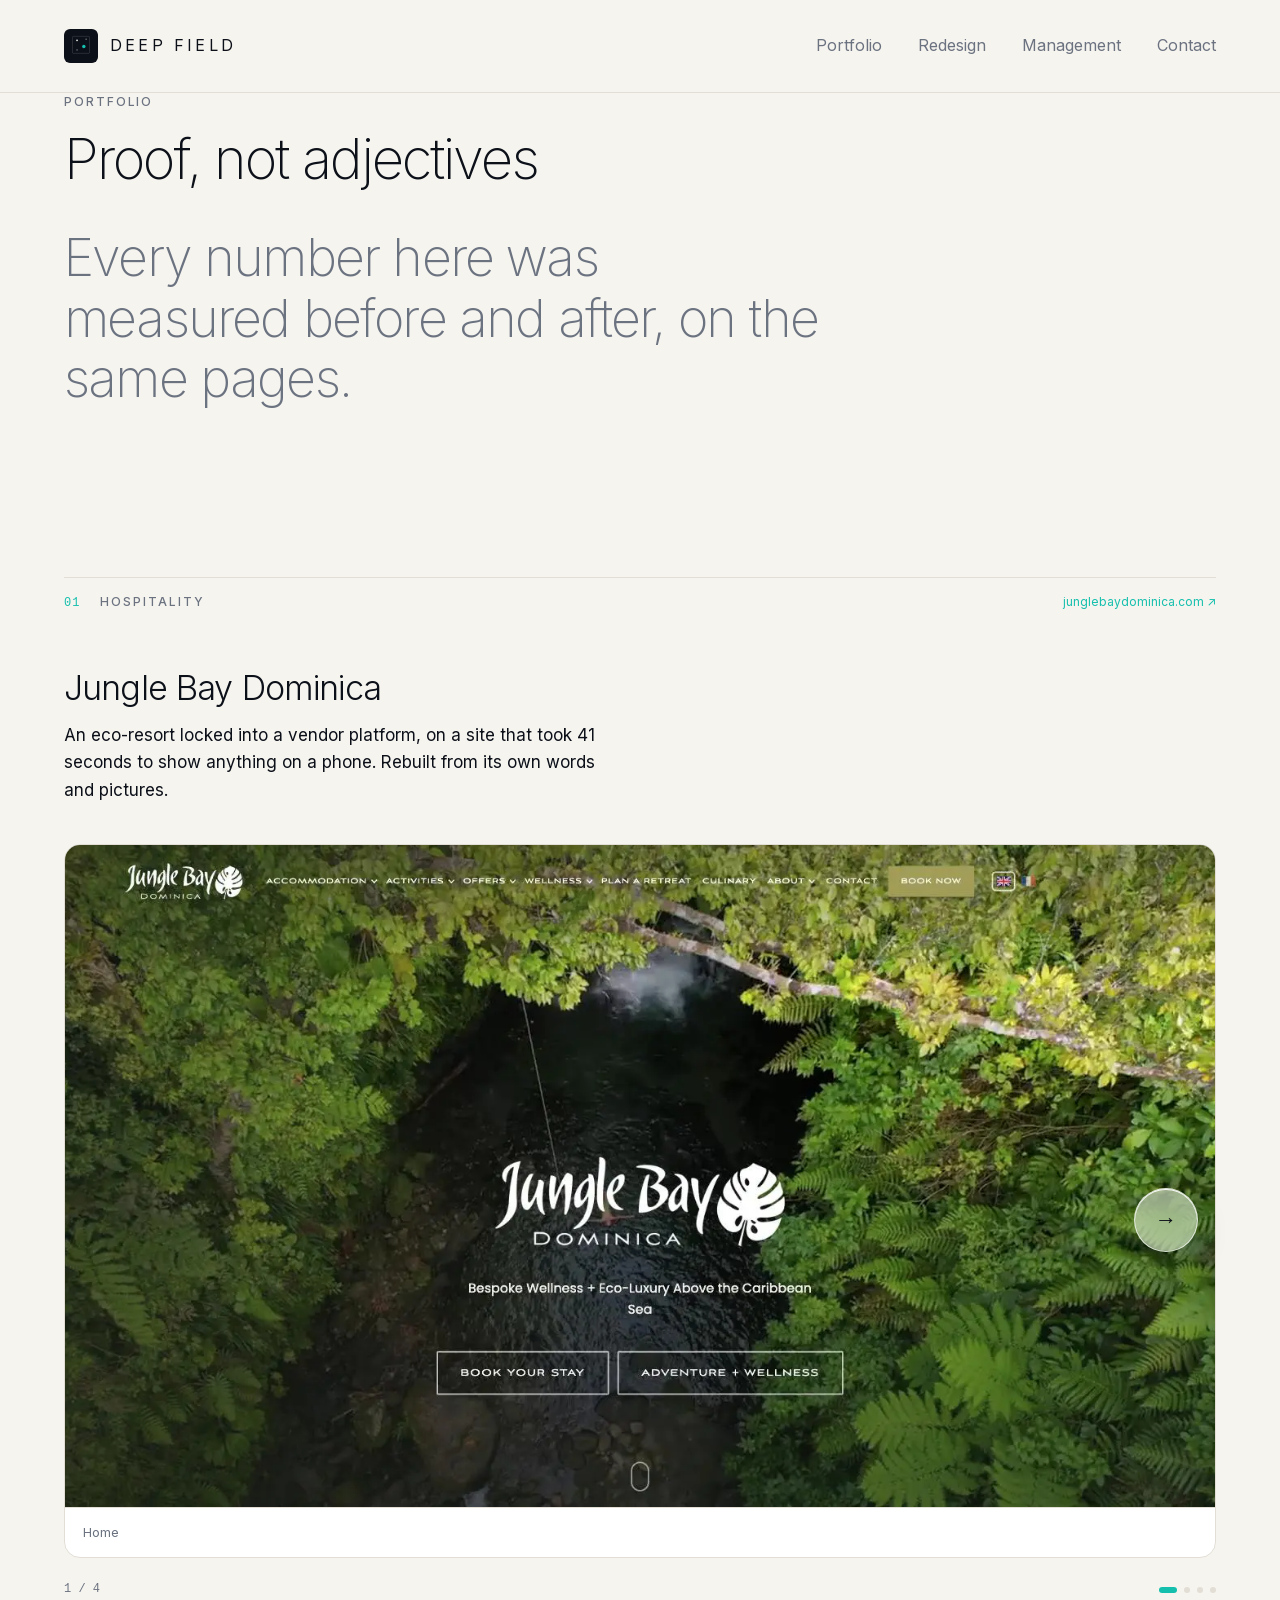
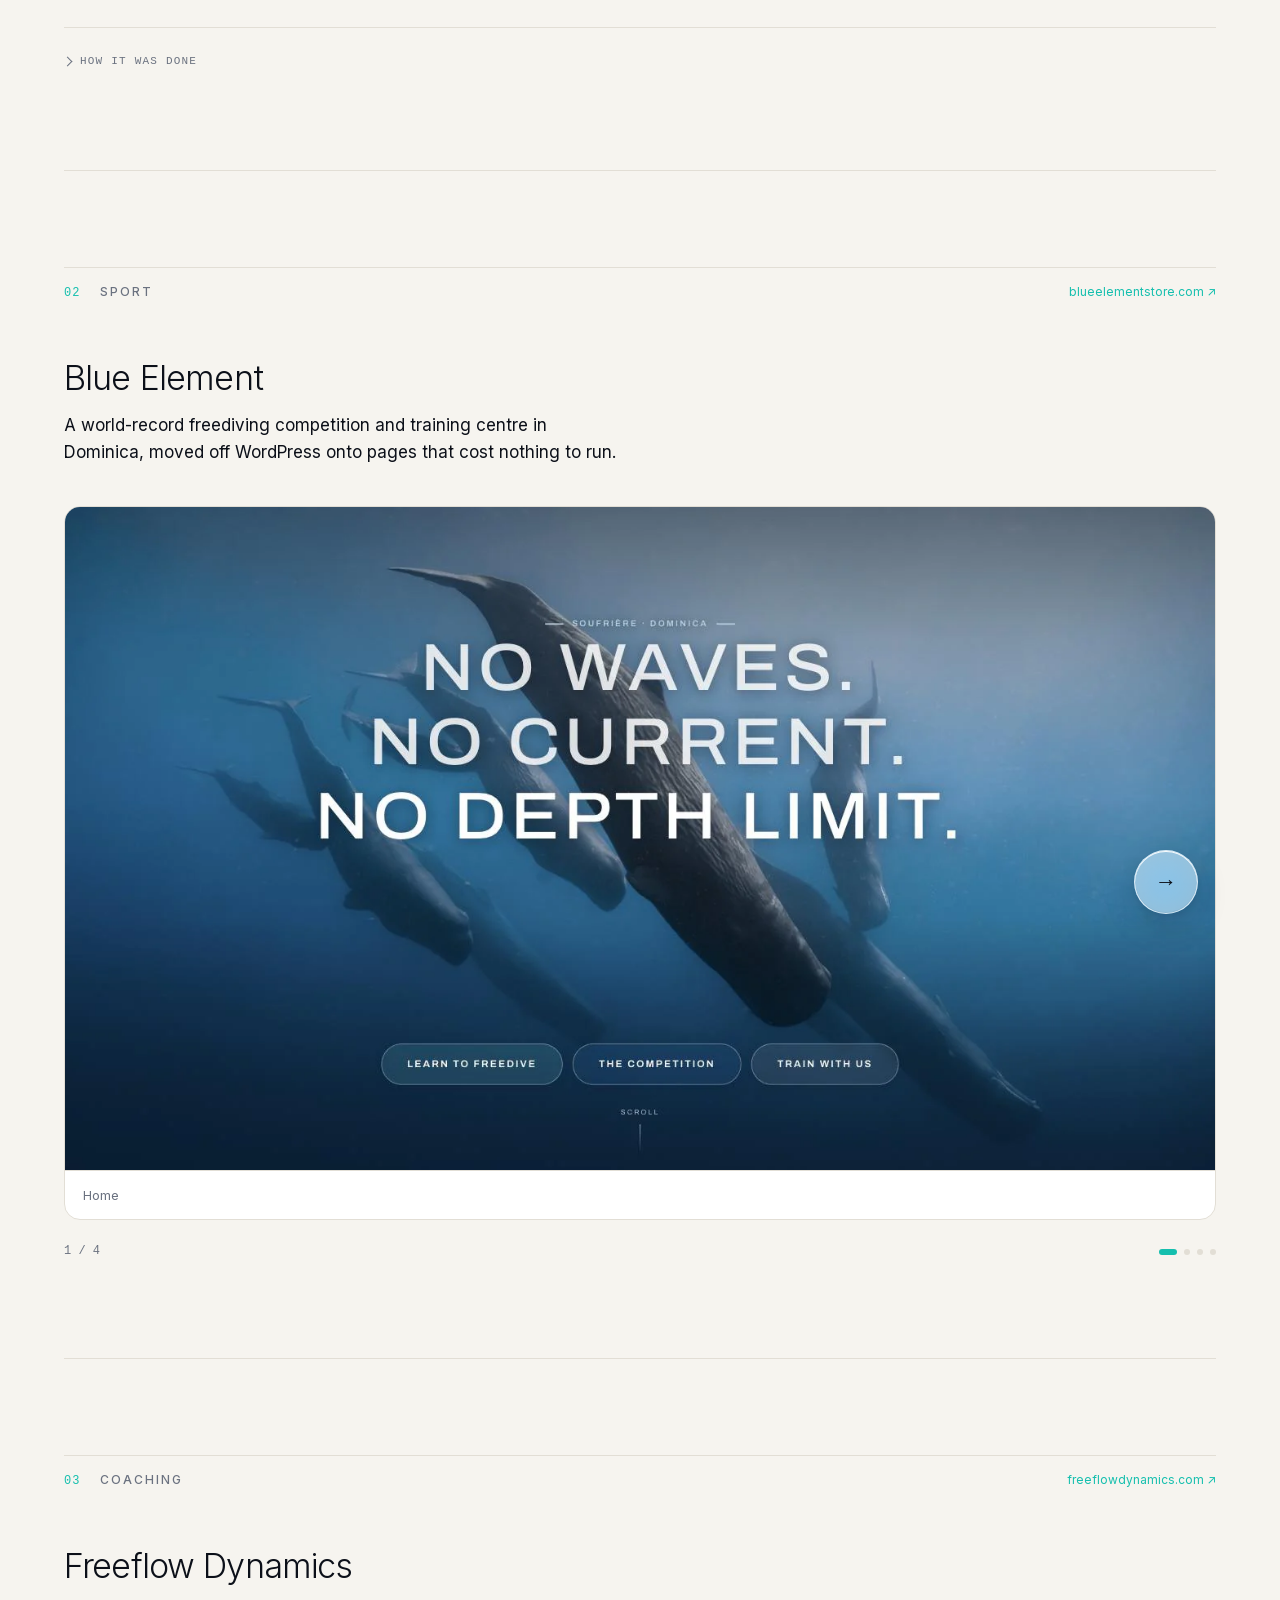
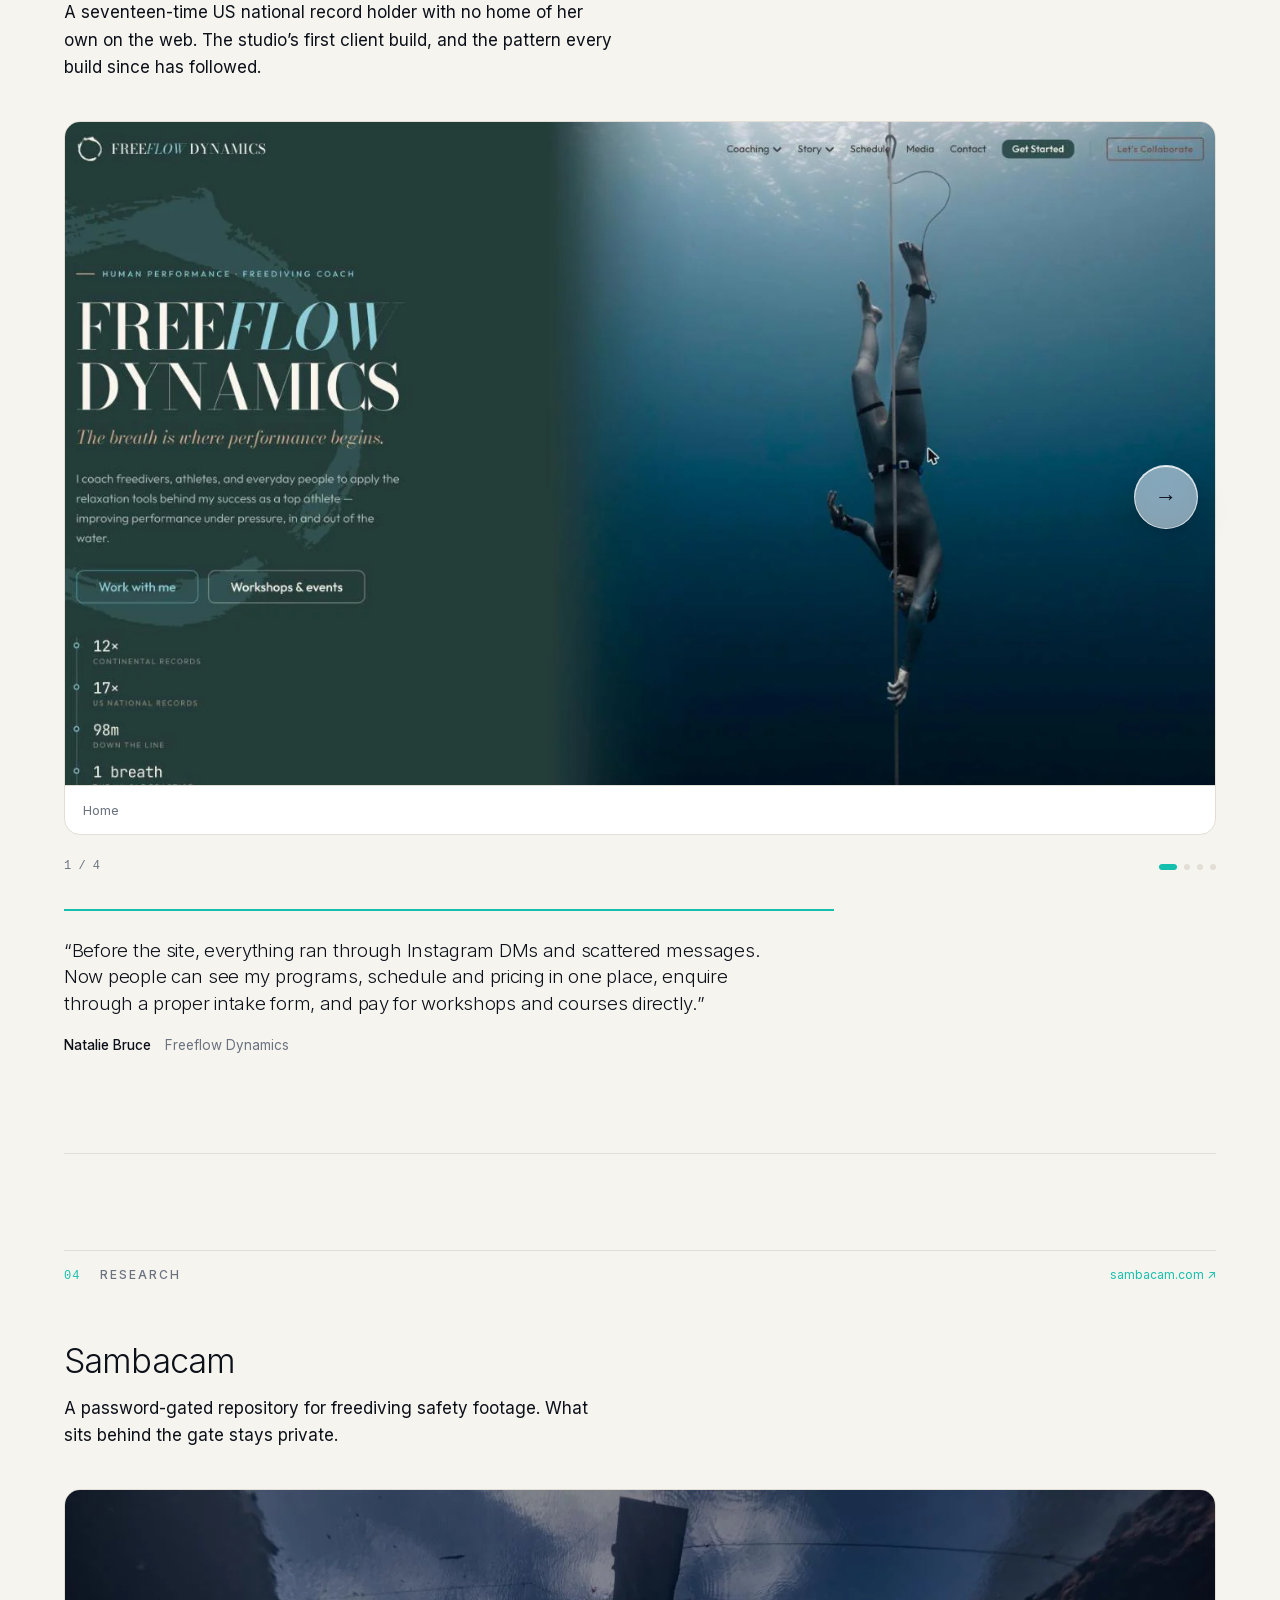
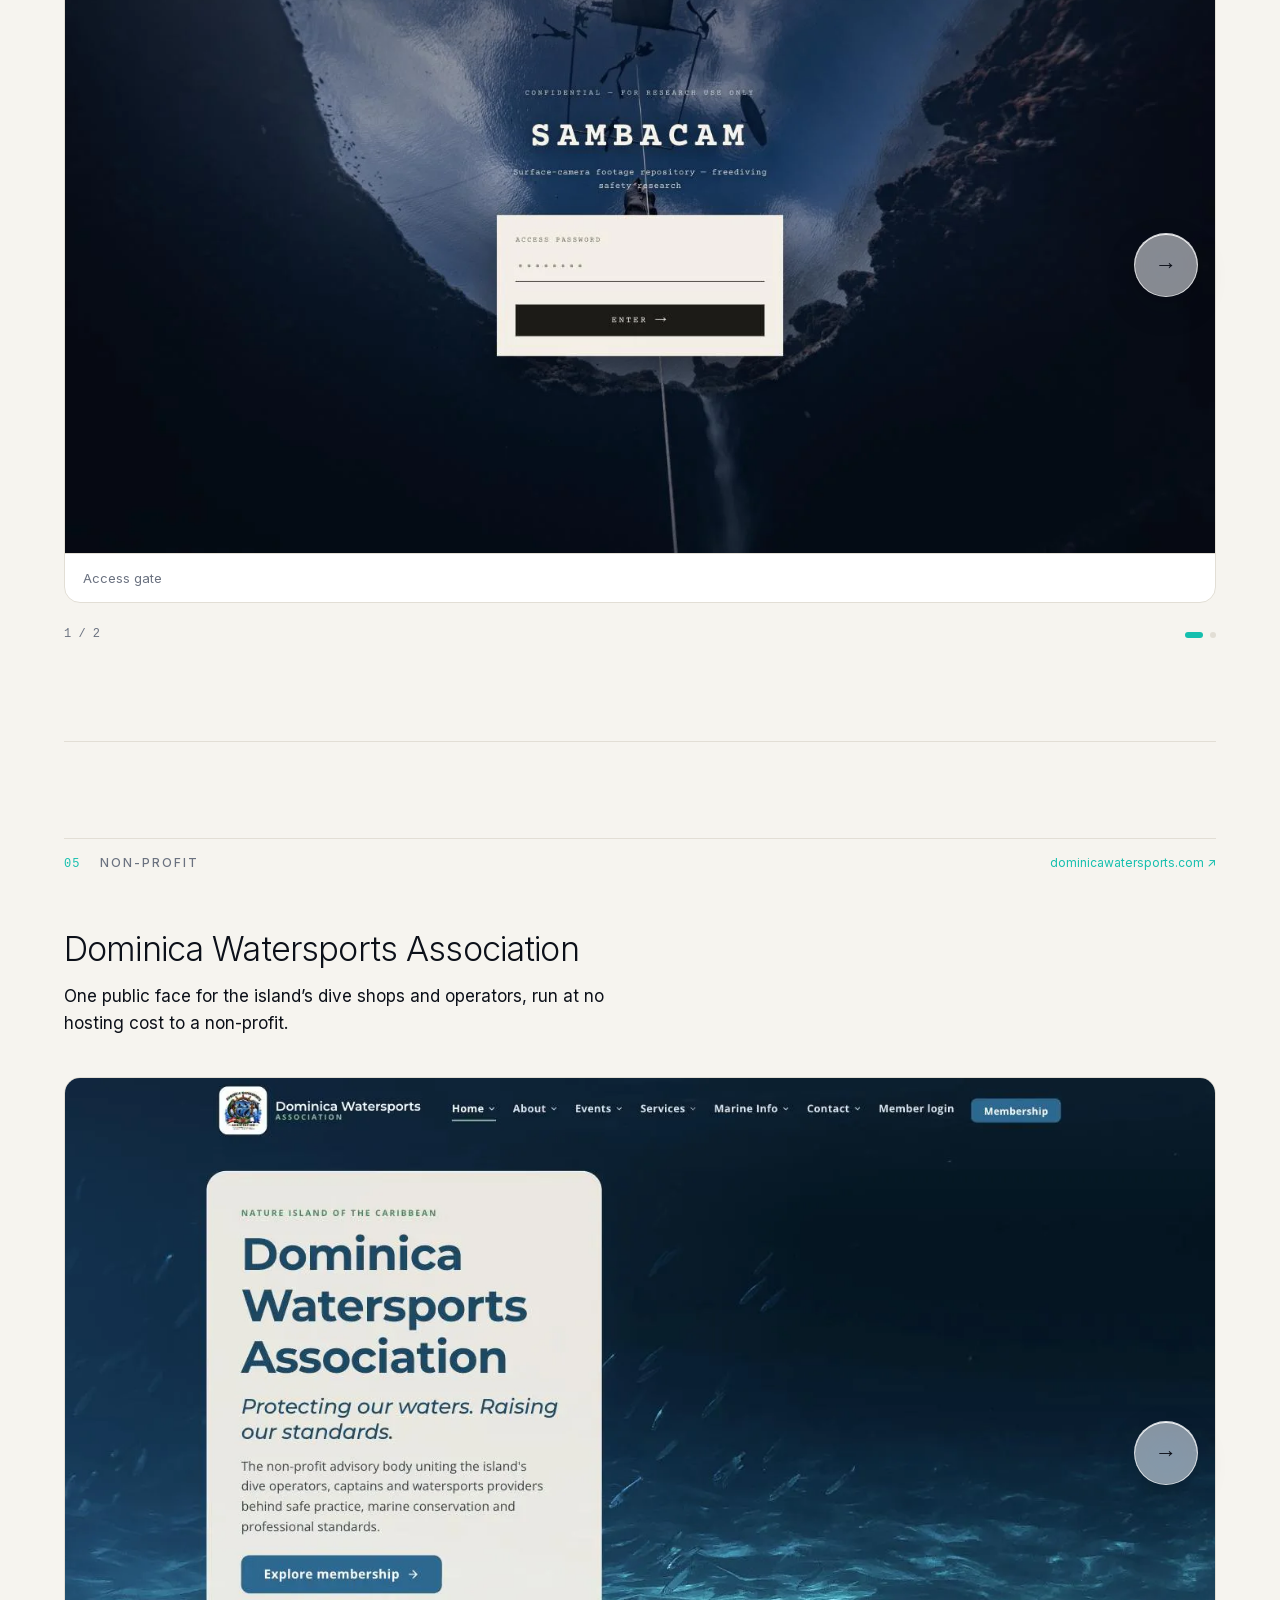
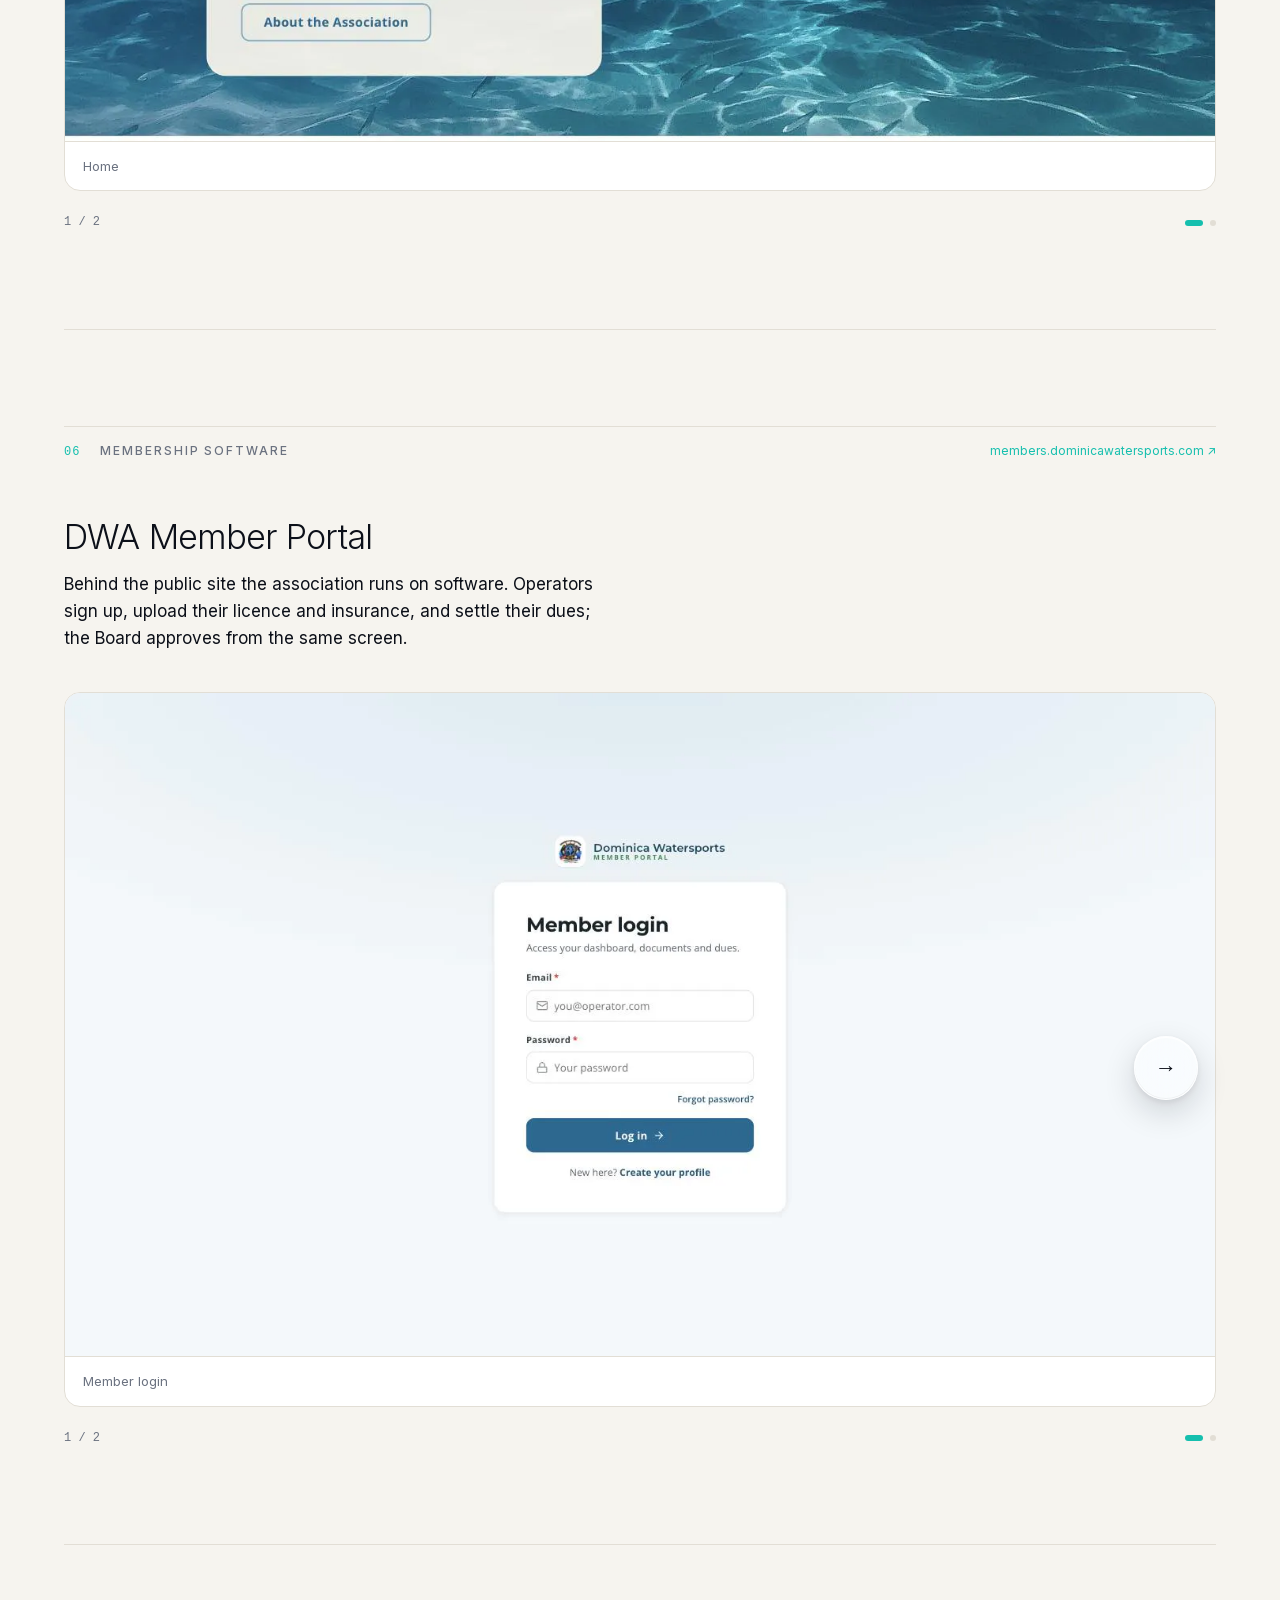
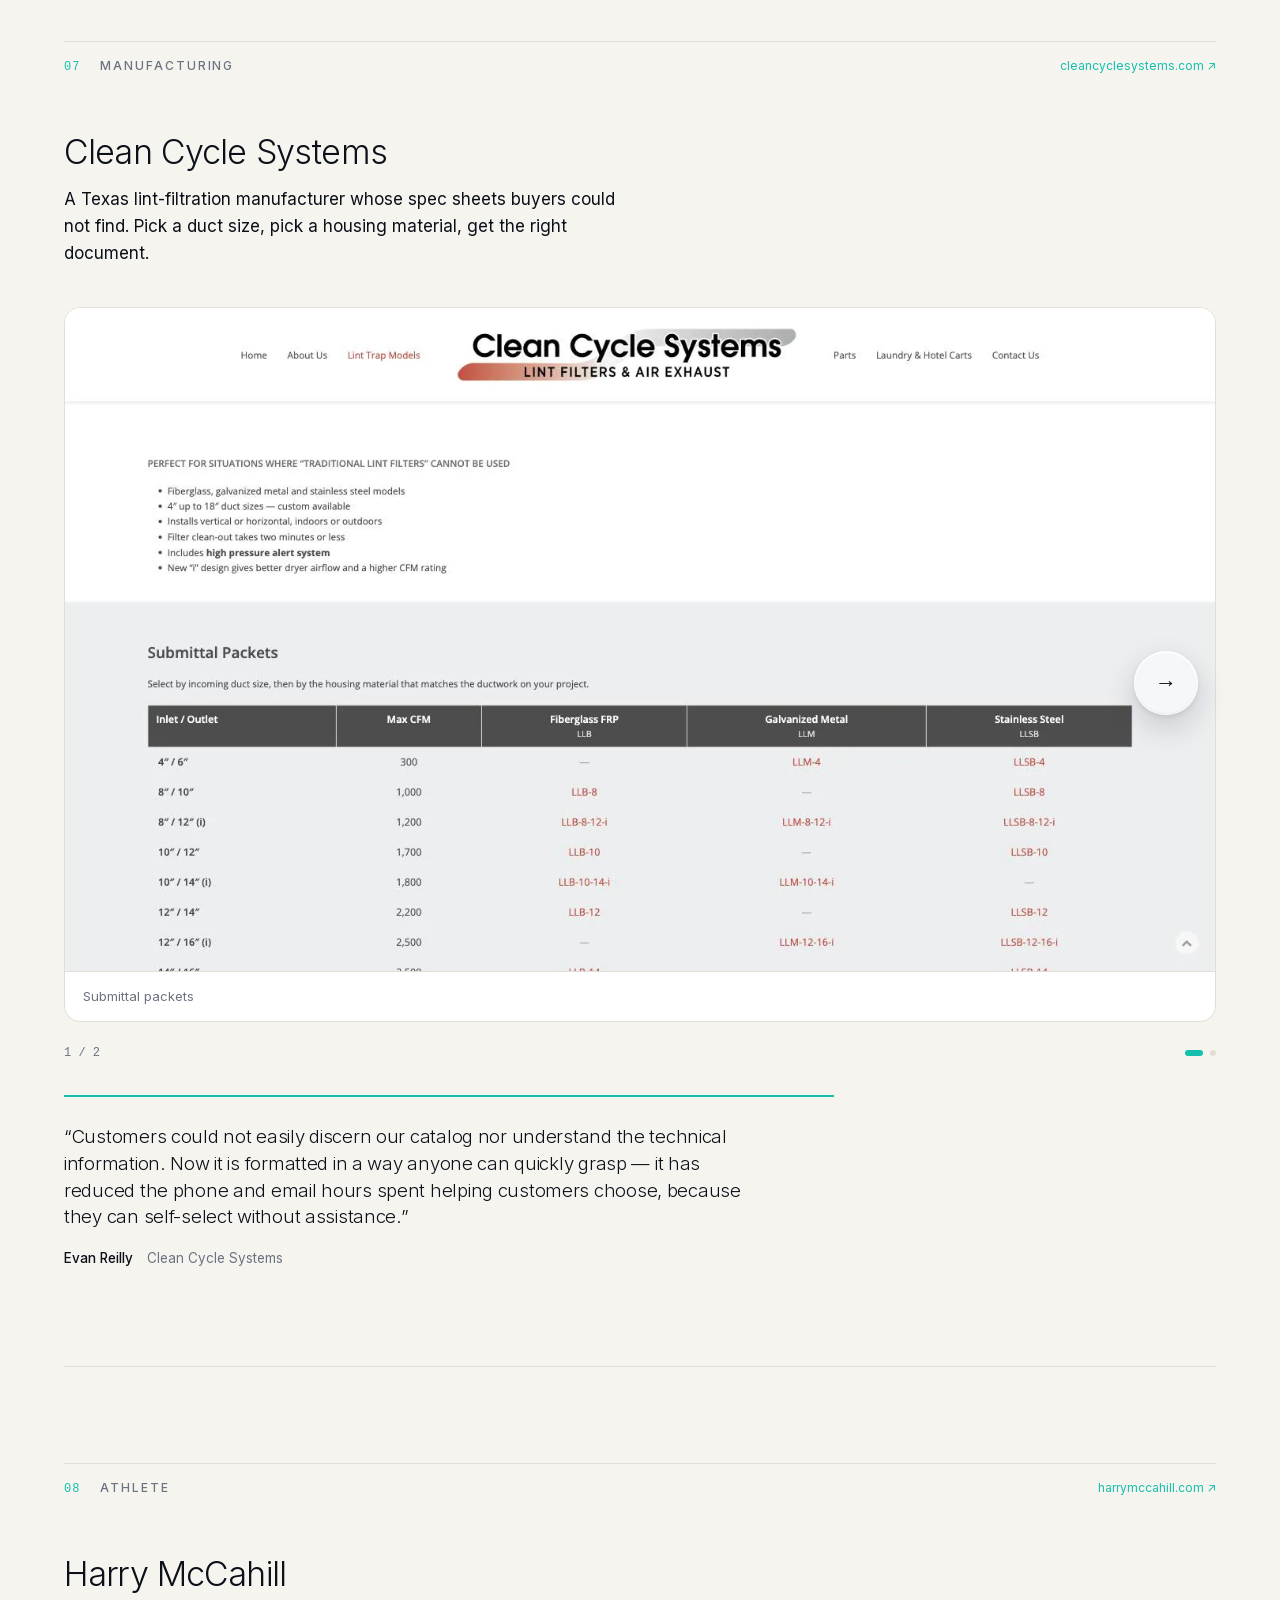
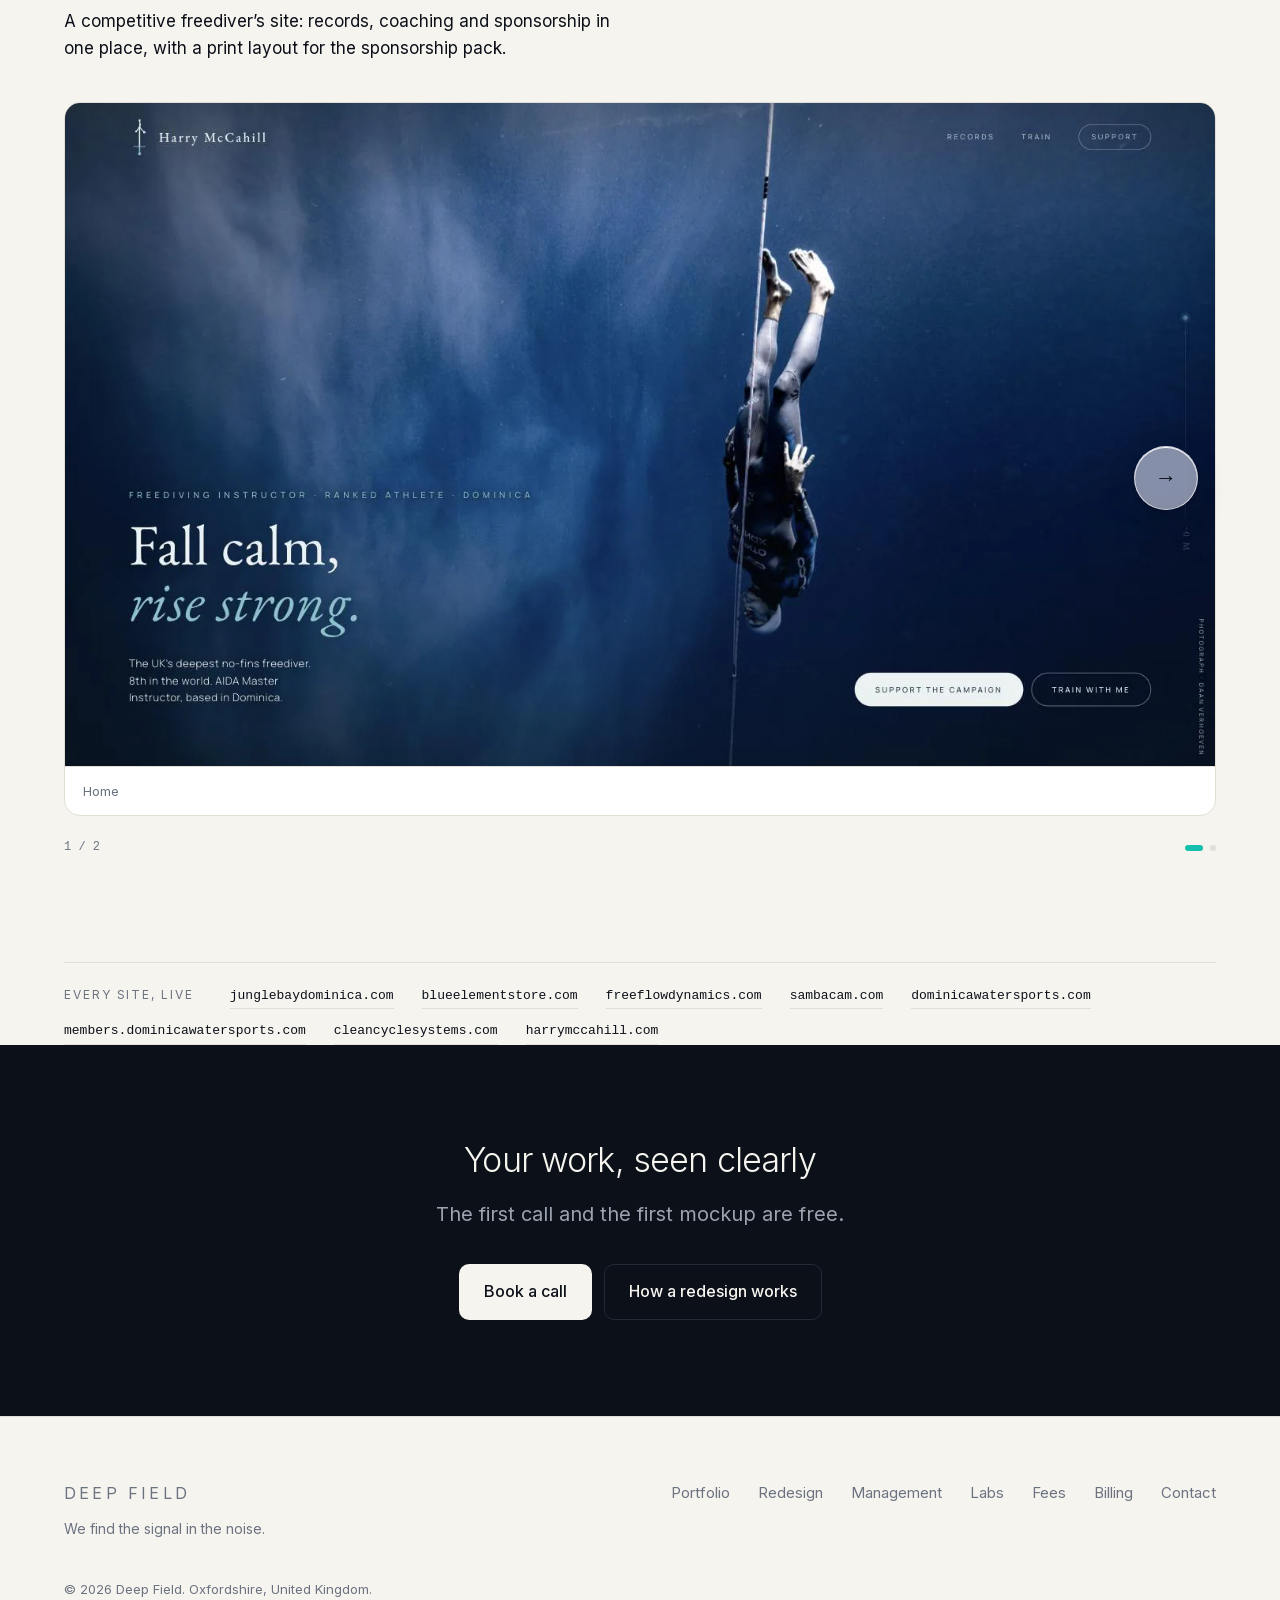
<file: portfolio.html>
<!DOCTYPE html>
<html lang="en">
<head>
<meta charset="UTF-8">
<meta name="viewport" content="width=device-width,initial-scale=1">
<title>Portfolio — Deep Field</title>
<meta name="description" content="Selected work by Deep Field — Jungle Bay Dominica, Blue Element, Freeflow Dynamics, Sambacam and the Dominica Watersports Association. Measured results, not adjectives.">
<link rel="canonical" href="https://deepfieldstudios.com/portfolio.html">
<meta name="theme-color" content="#0C1019">
<link rel="icon" type="image/svg+xml" href="/assets/favicon.svg">
<link rel="icon" type="image/png" sizes="32x32" href="/assets/favicon-32.png">
<link rel="icon" type="image/png" sizes="16x16" href="/assets/favicon-16.png">
<link rel="apple-touch-icon" href="/assets/apple-touch-icon.png">
<meta property="og:type" content="website">
<meta property="og:site_name" content="Deep Field">
<meta property="og:url" content="https://deepfieldstudios.com/portfolio.html">
<meta property="og:title" content="Portfolio — Deep Field">
<meta property="og:description" content="Measured results, not adjectives.">
<meta property="og:image" content="https://deepfieldstudios.com/assets/og-card.jpg">
<meta property="og:image:width" content="1200">
<meta property="og:image:height" content="630">
<meta property="og:image:alt" content="Deep Field — AI optimised web design">
<meta name="twitter:card" content="summary_large_image">
<meta name="twitter:image" content="https://deepfieldstudios.com/assets/og-card.jpg">
<link rel="preload" href="/assets/inter-var.woff2" as="font" type="font/woff2" crossorigin>
<link rel="stylesheet" href="/styles.css">
</head>
<body class="lightnav">
<a class="skip" href="#main">Skip to content</a>

<header class="site">
  <div class="wrap inner">
    <a class="wordmark" href="/" aria-label="Deep Field — home">
      <svg viewBox="0 0 120 120" xmlns="http://www.w3.org/2000/svg" aria-hidden="true">
        <rect width="120" height="120" rx="16" fill="#0C1019"/>
        <rect x="30" y="26" width="60" height="60" rx="3" fill="none" stroke="#F6F4EF" stroke-width="2" opacity="0.22"/>
        <g fill="#F6F4EF"><circle cx="46" cy="40" r="3"/><circle cx="78" cy="36" r="2.2" opacity=".6"/><circle cx="46" cy="74" r="2.2" opacity=".6"/></g>
        <circle cx="70" cy="62" r="6" fill="#15BFAE"/>
      </svg>
      <span>Deep Field</span>
    </a>
    <nav class="site" aria-label="Primary">
      <a href="/portfolio.html" aria-current="page">Portfolio</a>
      <a href="/redesign.html">Redesign</a>
      <a href="/management.html">Management</a>
      <a href="/contact.html" class="hide-sm">Contact</a>
    </nav>
  </div>
</header>

<main id="main">
  <div style="padding:0 0 8px">
    <div class="wrap">
      <p class="eyebrow">Portfolio</p>
      <h1 class="display" style="max-width:16ch">Proof, not adjectives</h1>
      <p class="fill wide reveal" style="margin-top:40px">Every number here was measured before and after, on the same pages.</p>
    </div>
  </div>

  <section style="padding-top:64px;padding-bottom:0">
    <div class="wrap">

      <article class="case reveal" id="jungle">
        <div class="sec-head">
          <span class="n">01</span><span class="t">Hospitality</span>
          <span class="r"><a class="link" href="https://www.junglebaydominica.com" rel="noopener">junglebaydominica.com ↗</a></span>
        </div>
        <div class="case-head">
          <div>
            <h2 class="reveal">Jungle Bay Dominica</h2>
            <p class="reveal" style="margin-top:14px">An eco-resort locked into a vendor platform, on a site that took 41 seconds to show anything on a phone. Rebuilt from its own words and pictures.</p>
          </div>
        </div>
        <div class="car" style="margin-top:40px">
          <div class="car-track" tabindex="0" role="group" aria-label="Jungle Bay Dominica">
            <figure class="car-slide"><a href="https://www.junglebaydominica.com" rel="noopener" aria-label="Open Home in a new tab"><img src="/assets/case-jungle-bay.webp" alt="Jungle Bay Dominica home page" loading="lazy" width="1456" height="839"></a><figcaption>Home</figcaption></figure>
            <figure class="car-slide"><a href="https://www.junglebaydominica.com/accommodation/" rel="noopener" aria-label="Open Accommodation in a new tab"><img src="/assets/case-jungle-bay-2.webp" alt="Jungle Bay accommodation page" loading="lazy" width="1456" height="839"></a><figcaption>Accommodation</figcaption></figure>
            <figure class="car-slide"><a href="https://www.junglebaydominica.com/dominica-spa/" rel="noopener" aria-label="Open Bamboo Spa in a new tab"><img src="/assets/case-jungle-bay-3.webp" alt="Jungle Bay Bamboo Spa page" loading="lazy" width="1456" height="839"></a><figcaption>Bamboo Spa</figcaption></figure>
            <figure class="car-slide"><div class="data-slide"><div class="data-grid six">
              <div><span class="v">41.2s → <em>2.8s</em></span><span class="k">Mobile LCP</span></div>
              <div><span class="v"><em>96</em> / 100 / 100</span><span class="k">Lighthouse</span></div>
              <div><span class="v">391 KB</span><span class="k">Whole page</span></div>
              <div><span class="v">3.3 KB</span><span class="k">JavaScript</span></div>
              <div><span class="v">88/88</span><span class="k">URLs resolving</span></div>
              <div><span class="v">15 yrs</span><span class="k">SEO carried across</span></div>
            </div></div><figcaption>The data behind it</figcaption></figure>
          </div>
          <button class="car-btn" data-car="prev" aria-label="Previous">←</button>
          <button class="car-btn" data-car="next" aria-label="Next">→</button>
          <div class="car-ui">
            <span class="car-count">1 / 4</span>
            <div class="car-dots"><button class="car-dot" aria-label="Slide 1"></button><button class="car-dot" aria-label="Slide 2"></button><button class="car-dot" aria-label="Slide 3"></button><button class="car-dot" aria-label="Slide 4"></button></div>
          </div>
        </div>

        <details class="method reveal">
          <summary>How it was done</summary>
          <ol>
            <li><strong>Rebuilt from their own words and pictures.</strong> No CMS and no page-builder: the pages are generated from templates, so the markup is ours and there is no vendor bundle underneath it.</li>
            <li><strong>Every address kept.</strong> Fifteen years of press links point at those paths. All 88 are checked against the live inventory on every single build, and the build fails if one stops resolving.</li>
            <li><strong>The weight came out, not the content.</strong> An 8&nbsp;MB autoplay video and a 16&nbsp;MB hero photograph became a 391&nbsp;KB page. The poster image is what loads first; the video only attaches once the page is done.</li>
            <li><strong>Fonts self-hosted.</strong> Their display face is not licensed for the web, so Poppins carries it &mdash; served from their own domain, because a font CDN is a data-protection problem for the French edition.</li>
            <li><strong>Their accounts stayed theirs.</strong> The existing booking engine and analytics property were kept and reconnected, not torn out and recreated, so no history was lost.</li>
          </ol>
        </details>
      </article>

      <article class="case reveal" id="blue">
        <div class="sec-head">
          <span class="n">02</span><span class="t">Sport</span>
          <span class="r"><a class="link" href="https://blueelementstore.com" rel="noopener">blueelementstore.com ↗</a></span>
        </div>
        <div class="case-head">
          <div>
            <h2 class="reveal">Blue Element</h2>
            <p class="reveal" style="margin-top:14px">A world-record freediving competition and training centre in Dominica, moved off WordPress onto pages that cost nothing to run.</p>
          </div>
        </div>
        <div class="car" style="margin-top:40px">
          <div class="car-track" tabindex="0" role="group" aria-label="Blue Element">
            <figure class="car-slide"><a href="https://blueelementstore.com" rel="noopener" aria-label="Open Home in a new tab"><img src="/assets/case-blue-element.webp" alt="Blue Element home page" loading="lazy" width="1456" height="839"></a><figcaption>Home</figcaption></figure>
            <figure class="car-slide"><a href="https://blueelementstore.com/courses.html" rel="noopener" aria-label="Open Courses in a new tab"><img src="/assets/case-blue-element-2.webp" alt="Blue Element courses page" loading="lazy" width="1456" height="839"></a><figcaption>Courses</figcaption></figure>
            <figure class="car-slide"><a href="https://blueelementstore.com/competition.html" rel="noopener" aria-label="Open Competition in a new tab"><img src="/assets/case-blue-element-3.webp" alt="Blue Element competition page" loading="lazy" width="1456" height="839"></a><figcaption>Competition</figcaption></figure>
            <figure class="car-slide"><div class="data-slide"><div class="data-grid six">
              <div><span class="v">25</span><span class="k">Pages</span></div>
              <div><span class="v">93</span><span class="k">Photographs</span></div>
              <div><span class="v"><em>0</em></span><span class="k">Plugins to patch</span></div>
              <div><span class="v">$0</span><span class="k">Monthly hosting</span></div>
              <div><span class="v">Static</span><span class="k">No database</span></div>
              <div><span class="v">WordPress</span><span class="k">Replaced</span></div>
            </div></div><figcaption>The data behind it</figcaption></figure>
          </div>
          <button class="car-btn" data-car="prev" aria-label="Previous">←</button>
          <button class="car-btn" data-car="next" aria-label="Next">→</button>
          <div class="car-ui">
            <span class="car-count">1 / 4</span>
            <div class="car-dots"><button class="car-dot" aria-label="Slide 1"></button><button class="car-dot" aria-label="Slide 2"></button><button class="car-dot" aria-label="Slide 3"></button><button class="car-dot" aria-label="Slide 4"></button></div>
          </div>
        </div>
      </article>

      <article class="case reveal" id="freeflow">
        <div class="sec-head">
          <span class="n">03</span><span class="t">Coaching</span>
          <span class="r"><a class="link" href="https://freeflowdynamics.com" rel="noopener">freeflowdynamics.com ↗</a></span>
        </div>
        <div class="case-head">
          <div>
            <h2 class="reveal">Freeflow Dynamics</h2>
            <p class="reveal" style="margin-top:14px">A seventeen-time US national record holder with no home of her own on the web. The studio’s first client build, and the pattern every build since has followed.</p>
          </div>
        </div>
        <div class="car" style="margin-top:40px">
          <div class="car-track" tabindex="0" role="group" aria-label="Freeflow Dynamics">
            <figure class="car-slide"><a href="https://freeflowdynamics.com" rel="noopener" aria-label="Open Home in a new tab"><img src="/assets/case-freeflow.webp" alt="Freeflow Dynamics home page" loading="lazy" width="1456" height="839"></a><figcaption>Home</figcaption></figure>
            <figure class="car-slide"><a href="https://freeflowdynamics.com/programs.html" rel="noopener" aria-label="Open Programs in a new tab"><img src="/assets/case-freeflow-2.webp" alt="Freeflow Dynamics programs page" loading="lazy" width="1456" height="839"></a><figcaption>Programs</figcaption></figure>
            <figure class="car-slide"><a href="https://freeflowdynamics.com/media.html" rel="noopener" aria-label="Open Media in a new tab"><img src="/assets/case-freeflow-3.webp" alt="Freeflow Dynamics media page" loading="lazy" width="1456" height="839"></a><figcaption>Media</figcaption></figure>
            <figure class="car-slide"><div class="data-slide"><div class="data-grid six">
              <div><span class="v">8</span><span class="k">Pages</span></div>
              <div><span class="v">49</span><span class="k">Images</span></div>
              <div><span class="v">17×</span><span class="k">US national records</span></div>
              <div><span class="v">$0</span><span class="k">Monthly hosting</span></div>
              <div><span class="v">Static</span><span class="k">No database</span></div>
              <div><span class="v"><em>1st</em></span><span class="k">Client build</span></div>
            </div></div><figcaption>The data behind it</figcaption></figure>
          </div>
          <button class="car-btn" data-car="prev" aria-label="Previous">←</button>
          <button class="car-btn" data-car="next" aria-label="Next">→</button>
          <div class="car-ui">
            <span class="car-count">1 / 4</span>
            <div class="car-dots"><button class="car-dot" aria-label="Slide 1"></button><button class="car-dot" aria-label="Slide 2"></button><button class="car-dot" aria-label="Slide 3"></button><button class="car-dot" aria-label="Slide 4"></button></div>
          </div>
        </div>

        <blockquote class="quote case-quote reveal">
          <p>Before the site, everything ran through Instagram DMs and scattered messages. Now people can see my programs, schedule and pricing in one place, enquire through a proper intake form, and pay for workshops and courses directly.</p>
          <footer><span class="q-name">Natalie Bruce</span><span class="muted">Freeflow Dynamics</span></footer>
        </blockquote>
      </article>

      <article class="case reveal" id="sambacam">
        <div class="sec-head">
          <span class="n">04</span><span class="t">Research</span>
          <span class="r"><a class="link" href="https://sambacam.com" rel="noopener">sambacam.com ↗</a></span>
        </div>
        <div class="case-head">
          <div>
            <h2 class="reveal">Sambacam</h2>
            <p class="reveal" style="margin-top:14px">A password-gated repository for freediving safety footage. What sits behind the gate stays private.</p>
          </div>
        </div>
        <div class="car" style="margin-top:40px">
          <div class="car-track" tabindex="0" role="group" aria-label="Sambacam">
            <figure class="car-slide"><a href="https://sambacam.com" rel="noopener" aria-label="Open Access gate in a new tab"><img src="/assets/case-sambacam.webp" alt="The Sambacam access gate" loading="lazy" width="1456" height="839"></a><figcaption>Access gate</figcaption></figure>
            <figure class="car-slide"><div class="data-slide"><div class="data-grid six">
              <div><span class="v">Next.js</span><span class="k">Full stack</span></div>
              <div><span class="v">Auth</span><span class="k">Password gate</span></div>
              <div><span class="v">Uploads</span><span class="k">Large files</span></div>
              <div><span class="v">Private</span><span class="k">Footage stays gated</span></div>
              <div><span class="v"><em>—</em></span><span class="k">Figures confidential</span></div>
              <div><span class="v">2026</span><span class="k">Built</span></div>
            </div></div><figcaption>The data behind it</figcaption></figure>
          </div>
          <button class="car-btn" data-car="prev" aria-label="Previous">←</button>
          <button class="car-btn" data-car="next" aria-label="Next">→</button>
          <div class="car-ui">
            <span class="car-count">1 / 2</span>
            <div class="car-dots"><button class="car-dot" aria-label="Slide 1"></button><button class="car-dot" aria-label="Slide 2"></button></div>
          </div>
        </div>
      </article>

      <article class="case reveal" id="dominica">
        <div class="sec-head">
          <span class="n">05</span><span class="t">Non-profit</span>
          <span class="r"><a class="link" href="https://dominicawatersports.com" rel="noopener">dominicawatersports.com ↗</a></span>
        </div>
        <div class="case-head">
          <div>
            <h2 class="reveal">Dominica Watersports Association</h2>
            <p class="reveal" style="margin-top:14px">One public face for the island’s dive shops and operators, run at no hosting cost to a non-profit.</p>
          </div>
        </div>
        <div class="car" style="margin-top:40px">
          <div class="car-track" tabindex="0" role="group" aria-label="Dominica Watersports Association">
            <figure class="car-slide"><a href="https://dominicawatersports.com" rel="noopener" aria-label="Open Home in a new tab"><img src="/assets/case-dwa.webp" alt="Dominica Watersports Association home page" loading="lazy" width="1456" height="839"></a><figcaption>Home</figcaption></figure>
            <figure class="car-slide"><div class="data-slide"><div class="data-grid six">
              <div><span class="v">8</span><span class="k">Pages</span></div>
              <div><span class="v">Directory</span><span class="k">Member listings</span></div>
              <div><span class="v">$0</span><span class="k">Monthly hosting</span></div>
              <div><span class="v">Static</span><span class="k">No database</span></div>
              <div><span class="v">Non-profit</span><span class="k">Client</span></div>
              <div><span class="v">Cloudflare</span><span class="k">Pages</span></div>
            </div></div><figcaption>The data behind it</figcaption></figure>
          </div>
          <button class="car-btn" data-car="prev" aria-label="Previous">←</button>
          <button class="car-btn" data-car="next" aria-label="Next">→</button>
          <div class="car-ui">
            <span class="car-count">1 / 2</span>
            <div class="car-dots"><button class="car-dot" aria-label="Slide 1"></button><button class="car-dot" aria-label="Slide 2"></button></div>
          </div>
        </div>
      </article>

      <article class="case reveal" id="dwa-portal">
        <div class="sec-head">
          <span class="n">06</span><span class="t">Membership software</span>
          <span class="r"><a class="link" href="https://members.dominicawatersports.com" rel="noopener">members.dominicawatersports.com &#8599;</a></span>
        </div>
        <div class="case-head">
          <div>
            <h2 class="reveal">DWA Member Portal</h2>
            <p class="reveal" style="margin-top:14px">Behind the public site the association runs on software. Operators sign up, upload their licence and insurance, and settle their dues; the Board approves from the same screen.</p>
          </div>
        </div>
        <div class="car" style="margin-top:40px">
          <div class="car-track" tabindex="0" role="group" aria-label="DWA Member Portal">
            <figure class="car-slide"><a href="https://members.dominicawatersports.com" rel="noopener" aria-label="Open Member login in a new tab"><img src="/assets/case-dwa-portal.webp" alt="The DWA member portal login screen" loading="lazy" width="1456" height="839"></a><figcaption>Member login</figcaption></figure>
            <figure class="car-slide"><div class="data-slide"><div class="data-grid six">
              <div><span class="v">10</span><span class="k">Screens</span></div>
              <div><span class="v">8</span><span class="k">Database tables</span></div>
              <div><span class="v">27</span><span class="k">Row-level policies</span></div>
              <div><span class="v">Uploads</span><span class="k">Licence &amp; insurance</span></div>
              <div><span class="v">Dues</span><span class="k">Settled in-app</span></div>
              <div><span class="v">Supabase</span><span class="k">Auth and storage</span></div>
            </div></div><figcaption>The data behind it</figcaption></figure>
          </div>
          <button class="car-btn" data-car="prev" aria-label="Previous">&larr;</button>
          <button class="car-btn" data-car="next" aria-label="Next">&rarr;</button>
          <div class="car-ui">
            <span class="car-count">1 / 2</span>
            <div class="car-dots"><button class="car-dot" aria-label="Slide 1"></button><button class="car-dot" aria-label="Slide 2"></button></div>
          </div>
        </div>
      </article>

      <article class="case reveal" id="clean-cycle">
        <div class="sec-head">
          <span class="n">07</span><span class="t">Manufacturing</span>
          <span class="r"><a class="link" href="https://cleancyclesystems.com" rel="noopener">cleancyclesystems.com &#8599;</a></span>
        </div>
        <div class="case-head">
          <div>
            <h2 class="reveal">Clean Cycle Systems</h2>
            <p class="reveal" style="margin-top:14px">A Texas lint-filtration manufacturer whose spec sheets buyers could not find. Pick a duct size, pick a housing material, get the right document.</p>
          </div>
        </div>
        <div class="car" style="margin-top:40px">
          <div class="car-track" tabindex="0" role="group" aria-label="Clean Cycle Systems">
            <figure class="car-slide"><a href="https://cleancyclesystems.com" rel="noopener" aria-label="Open Submittal packets in a new tab"><img src="/assets/case-ccs.webp" alt="The Clean Cycle Systems submittal packet selector" loading="lazy" width="1456" height="839"></a><figcaption>Submittal packets</figcaption></figure>
            <figure class="car-slide"><div class="data-slide"><div class="data-grid six">
              <div><span class="v">10</span><span class="k">Duct sizes</span></div>
              <div><span class="v">3</span><span class="k">Housing materials</span></div>
              <div><span class="v">24</span><span class="k">Spec sheets linked</span></div>
              <div><span class="v">8</span><span class="k">Product lines</span></div>
              <div><span class="v">WordPress</span><span class="k">Their stack, not ours</span></div>
              <div><span class="v">2026</span><span class="k">Rebuilt</span></div>
            </div></div><figcaption>The data behind it</figcaption></figure>
          </div>
          <button class="car-btn" data-car="prev" aria-label="Previous">&larr;</button>
          <button class="car-btn" data-car="next" aria-label="Next">&rarr;</button>
          <div class="car-ui">
            <span class="car-count">1 / 2</span>
            <div class="car-dots"><button class="car-dot" aria-label="Slide 1"></button><button class="car-dot" aria-label="Slide 2"></button></div>
          </div>
        </div>

        <blockquote class="quote case-quote reveal">
          <p>Customers could not easily discern our catalog nor understand the technical information. Now it is formatted in a way anyone can quickly grasp &mdash; it has reduced the phone and email hours spent helping customers choose, because they can self-select without assistance.</p>
          <footer><span class="q-name">Evan Reilly</span><span class="muted">Clean Cycle Systems</span></footer>
        </blockquote>
      </article>

      <article class="case reveal" id="harrymccahill">
        <div class="sec-head">
          <span class="n">08</span><span class="t">Athlete</span>
          <span class="r"><a class="link" href="https://www.harrymccahill.com" rel="noopener">harrymccahill.com &#8599;</a></span>
        </div>
        <div class="case-head">
          <div>
            <h2 class="reveal">Harry McCahill</h2>
            <p class="reveal" style="margin-top:14px">A competitive freediver&rsquo;s site: records, coaching and sponsorship in one place, with a print layout for the sponsorship pack.</p>
          </div>
        </div>
        <div class="car" style="margin-top:40px">
          <div class="car-track" tabindex="0" role="group" aria-label="Harry McCahill">
            <figure class="car-slide"><a href="https://www.harrymccahill.com" rel="noopener" aria-label="Open Home in a new tab"><img src="/assets/case-harrymccahill.webp" alt="The harrymccahill.com home page" loading="lazy" width="1456" height="839"></a><figcaption>Home</figcaption></figure>
            <figure class="car-slide"><div class="data-slide"><div class="data-grid six">
              <div><span class="v">8</span><span class="k">Pages</span></div>
              <div><span class="v">Static</span><span class="k">No database</span></div>
              <div><span class="v">$0</span><span class="k">Monthly hosting</span></div>
              <div><span class="v">Records</span><span class="k">Live table</span></div>
              <div><span class="v">Sponsorship</span><span class="k">Web and print</span></div>
              <div><span class="v">2026</span><span class="k">Built</span></div>
            </div></div><figcaption>The data behind it</figcaption></figure>
          </div>
          <button class="car-btn" data-car="prev" aria-label="Previous">&larr;</button>
          <button class="car-btn" data-car="next" aria-label="Next">&rarr;</button>
          <div class="car-ui">
            <span class="car-count">1 / 2</span>
            <div class="car-dots"><button class="car-dot" aria-label="Slide 1"></button><button class="car-dot" aria-label="Slide 2"></button></div>
          </div>
        </div>
      </article>

      <div class="sitelist reveal" style="margin-top:8px">
        <span class="sl-label">Every site, live</span>
        <a href="https://www.junglebaydominica.com" rel="noopener">junglebaydominica.com</a>
        <a href="https://blueelementstore.com" rel="noopener">blueelementstore.com</a>
        <a href="https://freeflowdynamics.com" rel="noopener">freeflowdynamics.com</a>
        <a href="https://sambacam.com" rel="noopener">sambacam.com</a>
        <a href="https://dominicawatersports.com" rel="noopener">dominicawatersports.com</a>
        <a href="https://members.dominicawatersports.com" rel="noopener">members.dominicawatersports.com</a>
        <a href="https://cleancyclesystems.com" rel="noopener">cleancyclesystems.com</a>
        <a href="https://www.harrymccahill.com" rel="noopener">harrymccahill.com</a>
      </div>
    </div>
  </section>

  <div class="ink">
    <section>
      <div class="wrap narrow" style="text-align:center">
        <h2 style="color:#F6F4EF">Your work, seen clearly</h2>
        <p class="lede" style="margin:18px auto 0;color:#9AA3AF">The first call and the first mockup are free.</p>
        <div style="margin-top:34px;display:flex;gap:12px;justify-content:center;flex-wrap:wrap">
          <a class="btn btn-primary" style="background:#F6F4EF;color:#0C1019" href="https://calendly.com/deepfieldstudios/discovery-call" rel="noopener">Book a call</a>
          <a class="btn btn-secondary" style="color:#F6F4EF;border-color:#222A36" href="/redesign.html">How a redesign works</a>
        </div>
      </div>
    </section>
  </div>

</main>

<footer class="site">
  <div class="wrap">
    <div class="cols">
      <div>
        <a class="wordmark" href="/" style="margin-bottom:12px">
          <span>Deep Field</span>
        </a>
        <p class="small muted" style="max-width:32ch">We find the signal in the noise.</p>
      </div>
      <nav class="fnav" aria-label="Footer">
        <a href="/portfolio.html">Portfolio</a>
        <a href="/redesign.html">Redesign</a>
        <a href="/management.html">Management</a>
        <a href="/labs.html">Labs</a>
        <a href="/services.html">Fees</a>
        <a href="/pay.html">Billing</a>
        <a href="/contact.html">Contact</a>
      </nav>
    </div>
    <p class="legal">© 2026 Deep Field. Oxfordshire, United Kingdom.</p>
  </div>
</footer>

<script src="/assets/site.js" defer></script>
<script src="https://cdn.usefathom.com/script.js" data-site="XLKWCKGY" defer></script>
</body>
</html>
</file>
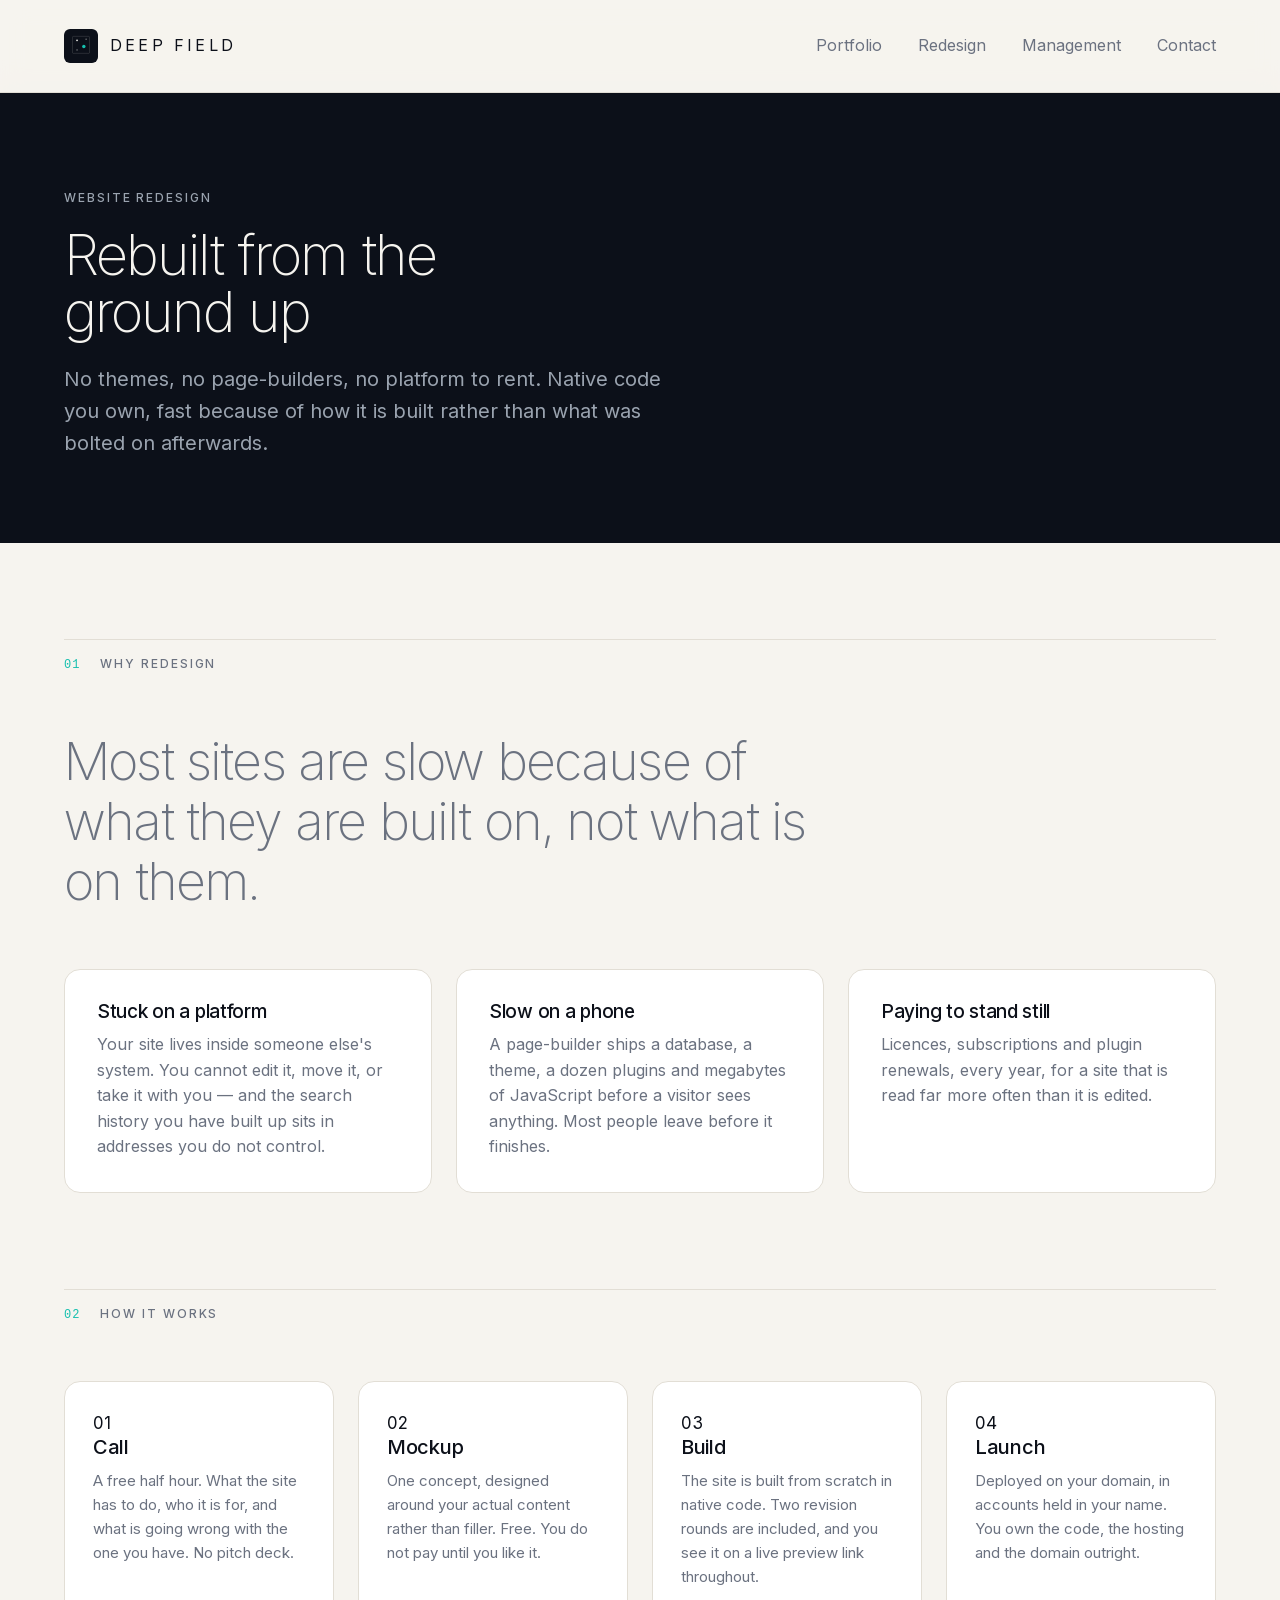
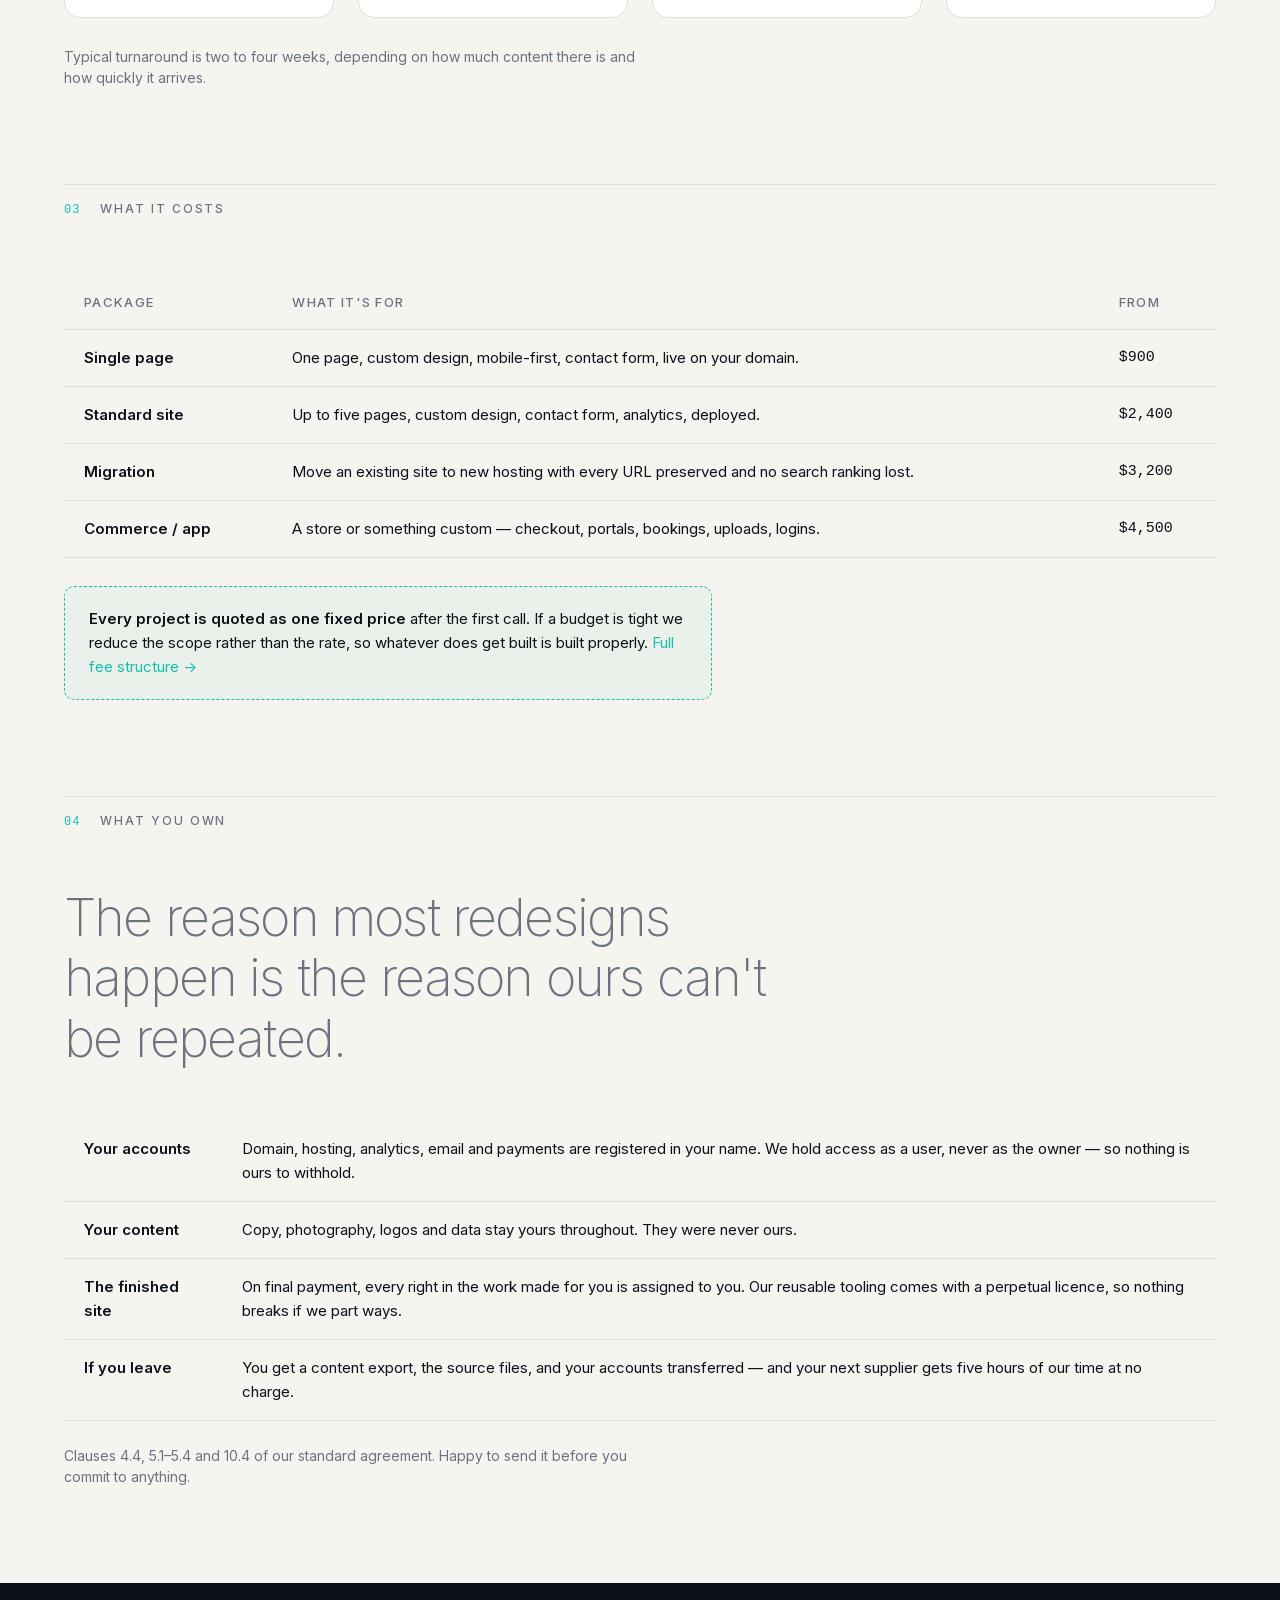
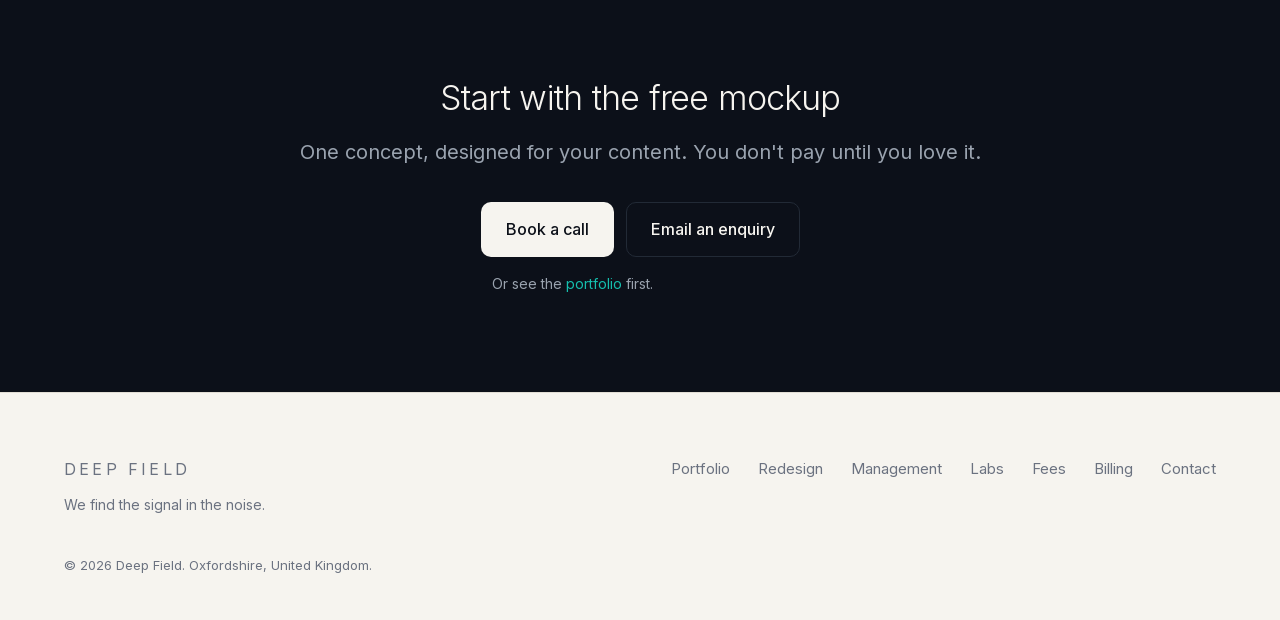
<file: redesign.html>
<!DOCTYPE html>
<html lang="en">
<head>
<meta charset="UTF-8">
<meta name="viewport" content="width=device-width,initial-scale=1">
<title>Website redesign — Deep Field</title>
<meta name="description" content="Deep Field rebuilds websites from the ground up in native code — no CMS, no page-builders. How a redesign works, and what it costs.">
<link rel="canonical" href="https://deepfieldstudios.com/redesign.html">
<meta name="theme-color" content="#0C1019">
<link rel="icon" type="image/svg+xml" href="/assets/favicon.svg">
<link rel="icon" type="image/png" sizes="32x32" href="/assets/favicon-32.png">
<link rel="icon" type="image/png" sizes="16x16" href="/assets/favicon-16.png">
<link rel="apple-touch-icon" href="/assets/apple-touch-icon.png">
<meta property="og:type" content="website">
<meta property="og:site_name" content="Deep Field">
<meta property="og:url" content="https://deepfieldstudios.com/redesign.html">
<meta property="og:title" content="Website redesign — Deep Field">
<meta property="og:description" content="Deep Field rebuilds websites from the ground up in native code — no CMS, no page-builders. How a redesign works, and what it costs.">
<meta property="og:image" content="https://deepfieldstudios.com/assets/og-card.jpg">
<meta property="og:image:width" content="1200">
<meta property="og:image:height" content="630">
<meta property="og:image:alt" content="Deep Field — AI optimised web design">
<meta name="twitter:card" content="summary_large_image">
<meta name="twitter:image" content="https://deepfieldstudios.com/assets/og-card.jpg">
<link rel="preload" href="/assets/inter-var.woff2" as="font" type="font/woff2" crossorigin>
<link rel="stylesheet" href="/styles.css">
</head>
<body class="lightnav">
<a class="skip" href="#main">Skip to content</a>

<header class="site">
  <div class="wrap inner">
    <a class="wordmark" href="/" aria-label="Deep Field — home">
      <svg viewBox="0 0 120 120" xmlns="http://www.w3.org/2000/svg" aria-hidden="true">
        <rect width="120" height="120" rx="16" fill="#0C1019"/>
        <rect x="30" y="26" width="60" height="60" rx="3" fill="none" stroke="#F6F4EF" stroke-width="2" opacity="0.22"/>
        <g fill="#F6F4EF"><circle cx="46" cy="40" r="3"/><circle cx="78" cy="36" r="2.2" opacity=".6"/><circle cx="46" cy="74" r="2.2" opacity=".6"/></g>
        <circle cx="70" cy="62" r="6" fill="#15BFAE"/>
      </svg>
      <span>Deep Field</span>
    </a>
    <nav class="site" aria-label="Primary">
      <a href="/portfolio.html">Portfolio</a>
      <a href="/redesign.html" aria-current="page">Redesign</a>
      <a href="/management.html">Management</a>
      <a href="/contact.html" class="hide-sm">Contact</a>
    </nav>
  </div>
</header>

<main id="main">
  <div class="ink" style="padding:96px 0 84px">
    <div class="wrap">
      <p class="eyebrow" style="color:#9AA3AF">Website redesign</p>
      <h1 class="display" style="max-width:15ch">Rebuilt from the ground up</h1>
      <p class="lede" style="margin-top:22px;max-width:52ch;color:#9AA3AF">No themes, no page-builders, no platform to rent. Native code you own, fast because of how it is built rather than what was bolted on afterwards.</p>
    </div>
  </div>

  <section>
    <div class="wrap">
      <div class="sec-head"><span class="n">01</span><span class="t">Why redesign</span></div>
      <p class="fill wide reveal" style="margin-bottom:56px">Most sites are slow because of what they are built on, not what is on them.</p>
      <div class="grid g3">
        <div class="card reveal">
          <h3>Stuck on a platform</h3>
          <p>Your site lives inside someone else's system. You cannot edit it, move it, or take it with you — and the search history you have built up sits in addresses you do not control.</p>
        </div>
        <div class="card reveal">
          <h3>Slow on a phone</h3>
          <p>A page-builder ships a database, a theme, a dozen plugins and megabytes of JavaScript before a visitor sees anything. Most people leave before it finishes.</p>
        </div>
        <div class="card reveal">
          <h3>Paying to stand still</h3>
          <p>Licences, subscriptions and plugin renewals, every year, for a site that is read far more often than it is edited.</p>
        </div>
      </div>
    </div>
  </section>

  <section style="padding-top:0">
    <div class="wrap">
      <div class="sec-head"><span class="n">02</span><span class="t">How it works</span></div>
      <div class="grid g4">
        <div class="card reveal" style="padding:28px">
          <span class="path-n">01</span>
          <h3 style="font-size:20px">Call</h3>
          <p style="font-size:15px">A free half hour. What the site has to do, who it is for, and what is going wrong with the one you have. No pitch deck.</p>
        </div>
        <div class="card reveal" style="padding:28px">
          <span class="path-n">02</span>
          <h3 style="font-size:20px">Mockup</h3>
          <p style="font-size:15px">One concept, designed around your actual content rather than filler. Free. You do not pay until you like it.</p>
        </div>
        <div class="card reveal" style="padding:28px">
          <span class="path-n">03</span>
          <h3 style="font-size:20px">Build</h3>
          <p style="font-size:15px">The site is built from scratch in native code. Two revision rounds are included, and you see it on a live preview link throughout.</p>
        </div>
        <div class="card reveal" style="padding:28px">
          <span class="path-n">04</span>
          <h3 style="font-size:20px">Launch</h3>
          <p style="font-size:15px">Deployed on your domain, in accounts held in your name. You own the code, the hosting and the domain outright.</p>
        </div>
      </div>
      <p class="small muted reveal" style="margin-top:28px">Typical turnaround is two to four weeks, depending on how much content there is and how quickly it arrives.</p>
    </div>
  </section>

  <section style="padding-top:0">
    <div class="wrap">
      <div class="sec-head"><span class="n">03</span><span class="t">What it costs</span></div>
      <div class="table-scroll reveal">
        <table>
          <thead><tr><th>Package</th><th>What it's for</th><th>From</th></tr></thead>
          <tbody>
            <tr><td><strong>Single page</strong></td><td>One page, custom design, mobile-first, contact form, live on your domain.</td><td class="num">$900</td></tr>
            <tr><td><strong>Standard site</strong></td><td>Up to five pages, custom design, contact form, analytics, deployed.</td><td class="num">$2,400</td></tr>
            <tr><td><strong>Migration</strong></td><td>Move an existing site to new hosting with every URL preserved and no search ranking lost.</td><td class="num">$3,200</td></tr>
            <tr><td><strong>Commerce / app</strong></td><td>A store or something custom — checkout, portals, bookings, uploads, logins.</td><td class="num">$4,500</td></tr>
          </tbody>
        </table>
      </div>
      <div class="notice reveal" style="margin-top:28px;max-width:72ch">
        <strong>Every project is quoted as one fixed price</strong> after the first call. If a budget is tight we reduce the scope rather than the rate, so whatever does get built is built properly. <a class="link" href="/services.html">Full fee structure →</a>
      </div>
    </div>
  </section>

  <section style="padding-top:0">
    <div class="wrap">
      <div class="sec-head"><span class="n">04</span><span class="t">What you own</span></div>
      <p class="fill wide reveal" style="margin-bottom:52px">The reason most redesigns happen is the reason ours can't be repeated.</p>
      <div class="table-scroll reveal">
        <table>
          <tbody>
            <tr><td><strong>Your accounts</strong></td><td>Domain, hosting, analytics, email and payments are registered in your name. We hold access as a user, never as the owner — so nothing is ours to withhold.</td></tr>
            <tr><td><strong>Your content</strong></td><td>Copy, photography, logos and data stay yours throughout. They were never ours.</td></tr>
            <tr><td><strong>The finished site</strong></td><td>On final payment, every right in the work made for you is assigned to you. Our reusable tooling comes with a perpetual licence, so nothing breaks if we part ways.</td></tr>
            <tr><td><strong>If you leave</strong></td><td>You get a content export, the source files, and your accounts transferred — and your next supplier gets five hours of our time at no charge.</td></tr>
          </tbody>
        </table>
      </div>
      <p class="small muted reveal" style="margin-top:24px">Clauses 4.4, 5.1–5.4 and 10.4 of our standard agreement. Happy to send it before you commit to anything.</p>
    </div>
  </section>

  <div class="ink">
    <section>
      <div class="wrap narrow" style="text-align:center">
        <h2 style="color:#F6F4EF">Start with the free mockup</h2>
        <p class="lede" style="margin:18px auto 0;color:#9AA3AF">One concept, designed for your content. You don't pay until you love it.</p>
        <div style="margin-top:34px;display:flex;gap:12px;justify-content:center;flex-wrap:wrap">
          <a class="btn btn-primary" style="background:#F6F4EF;color:#0C1019" href="https://calendly.com/deepfieldstudios/discovery-call" rel="noopener">Book a call</a>
          <a class="btn btn-secondary" style="color:#F6F4EF;border-color:#222A36" href="mailto:deepfieldstudios@gmail.com?subject=Website%20redesign%20enquiry">Email an enquiry</a>
        </div>
        <p class="microcopy" style="color:#9AA3AF;margin-top:16px">Or see the <a class="link" href="/portfolio.html">portfolio</a> first.</p>
      </div>
    </section>
  </div>

</main>

<footer class="site">
  <div class="wrap">
    <div class="cols">
      <div>
        <a class="wordmark" href="/" style="margin-bottom:12px">
          <span>Deep Field</span>
        </a>
        <p class="small muted" style="max-width:32ch">We find the signal in the noise.</p>
      </div>
      <nav class="fnav" aria-label="Footer">
        <a href="/portfolio.html">Portfolio</a>
        <a href="/redesign.html">Redesign</a>
        <a href="/management.html">Management</a>
        <a href="/labs.html">Labs</a>
        <a href="/services.html">Fees</a>
        <a href="/pay.html">Billing</a>
        <a href="/contact.html">Contact</a>
      </nav>
    </div>
    <p class="legal">© 2026 Deep Field. Oxfordshire, United Kingdom.</p>
  </div>
</footer>

<script src="/assets/site.js" defer></script>
<script src="https://cdn.usefathom.com/script.js" data-site="XLKWCKGY" defer></script>
</body>
</html>
</file>
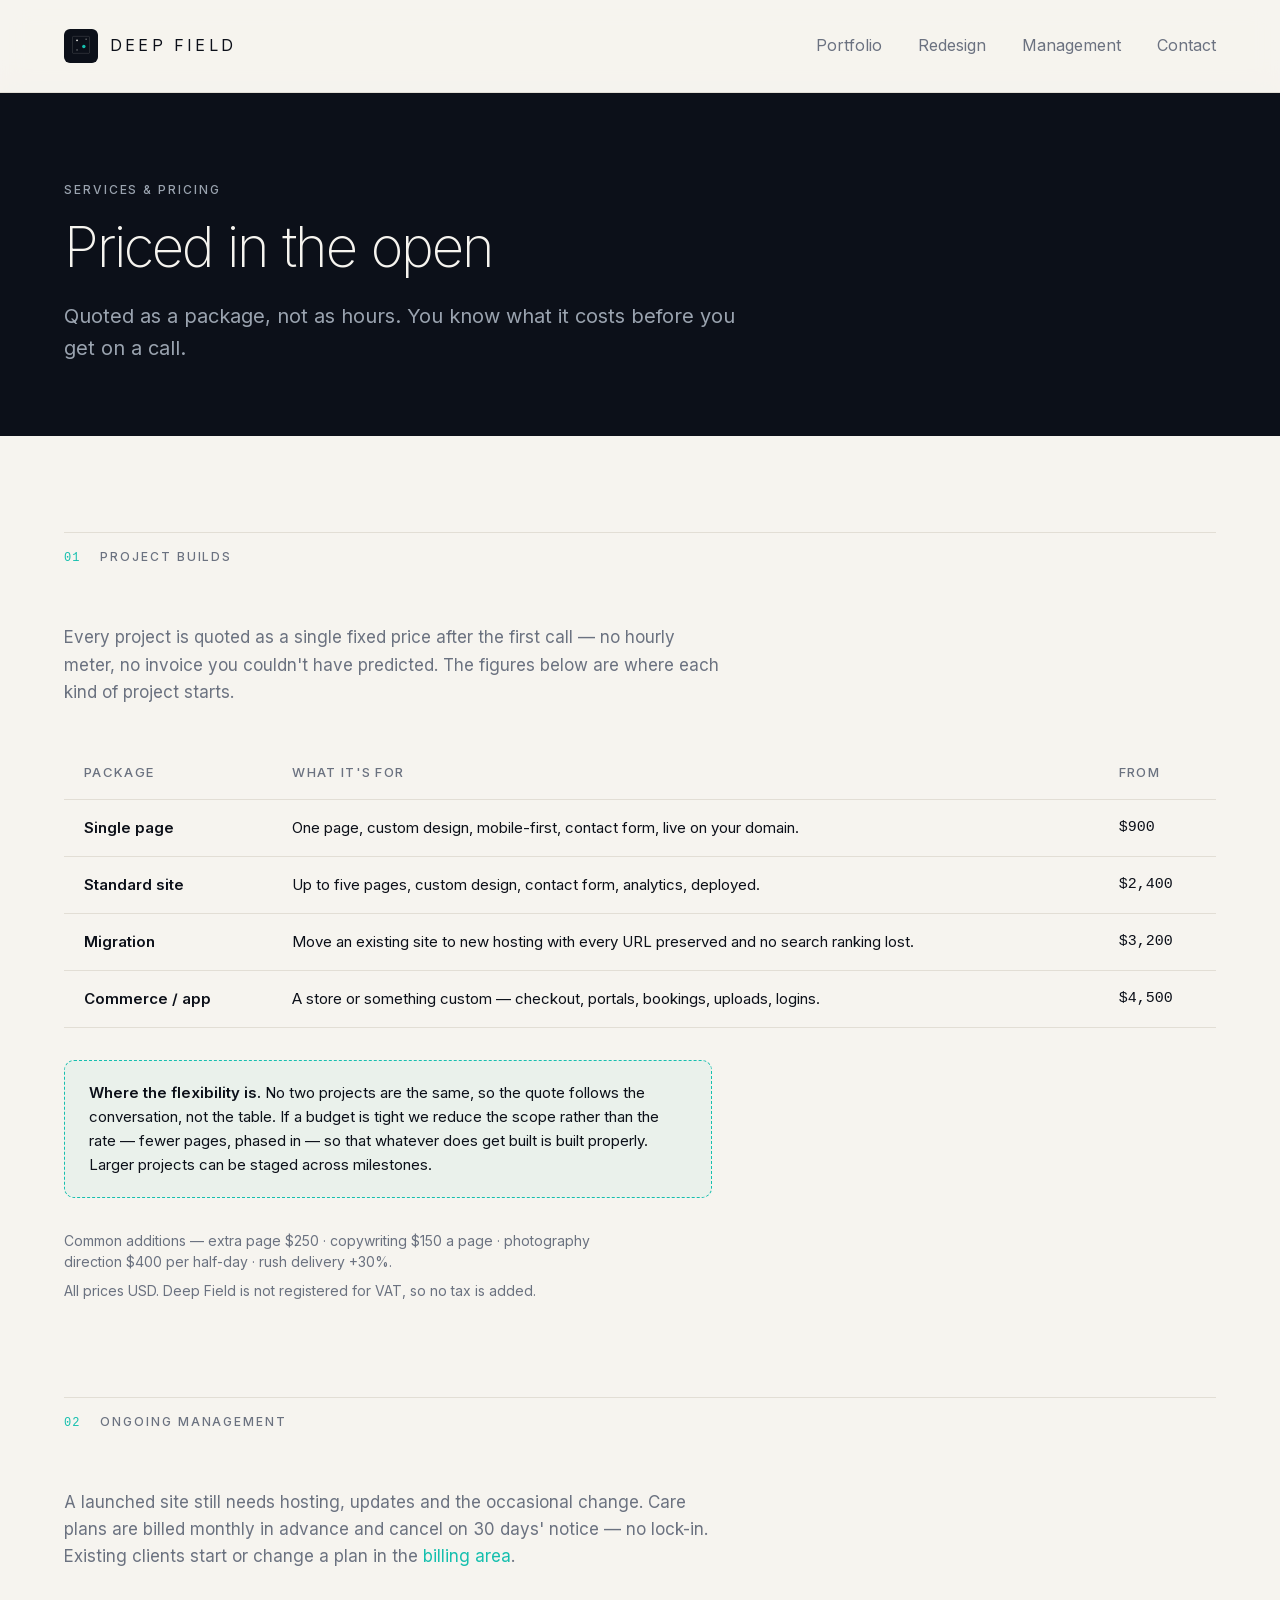
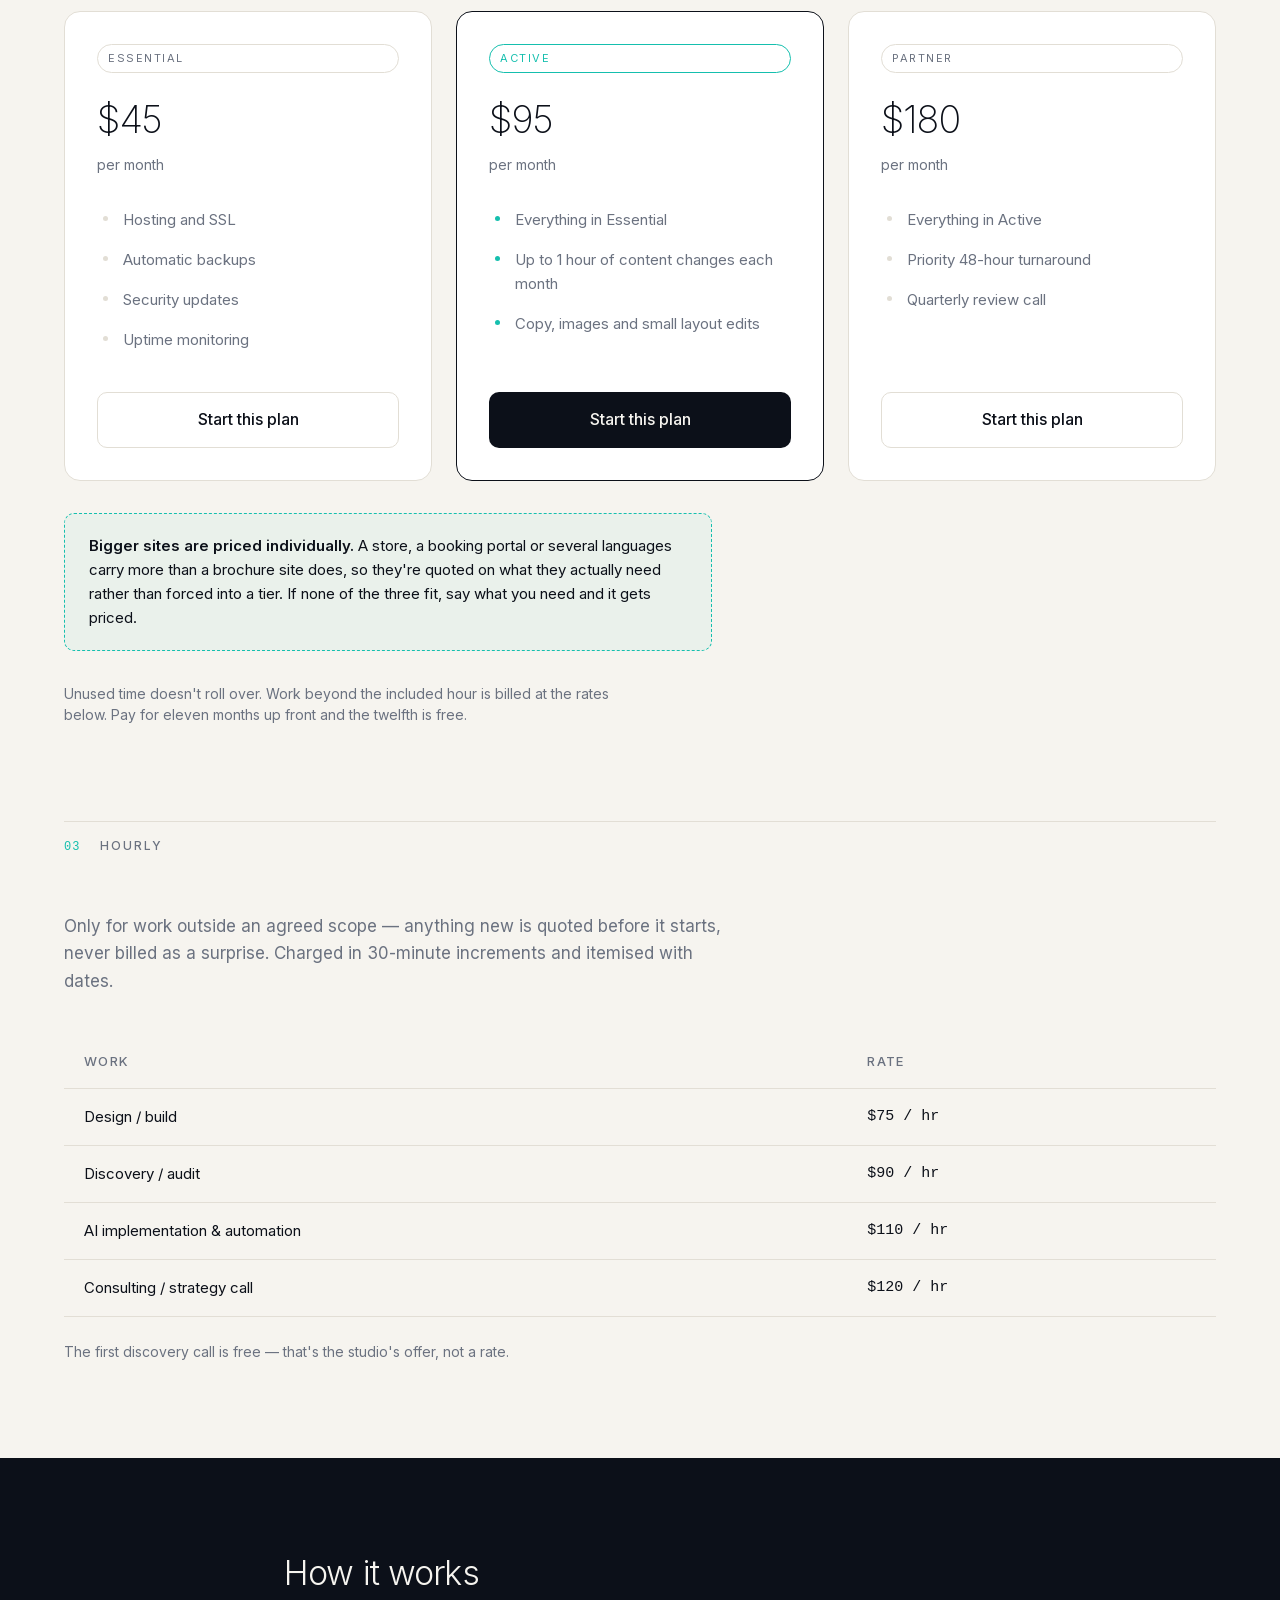
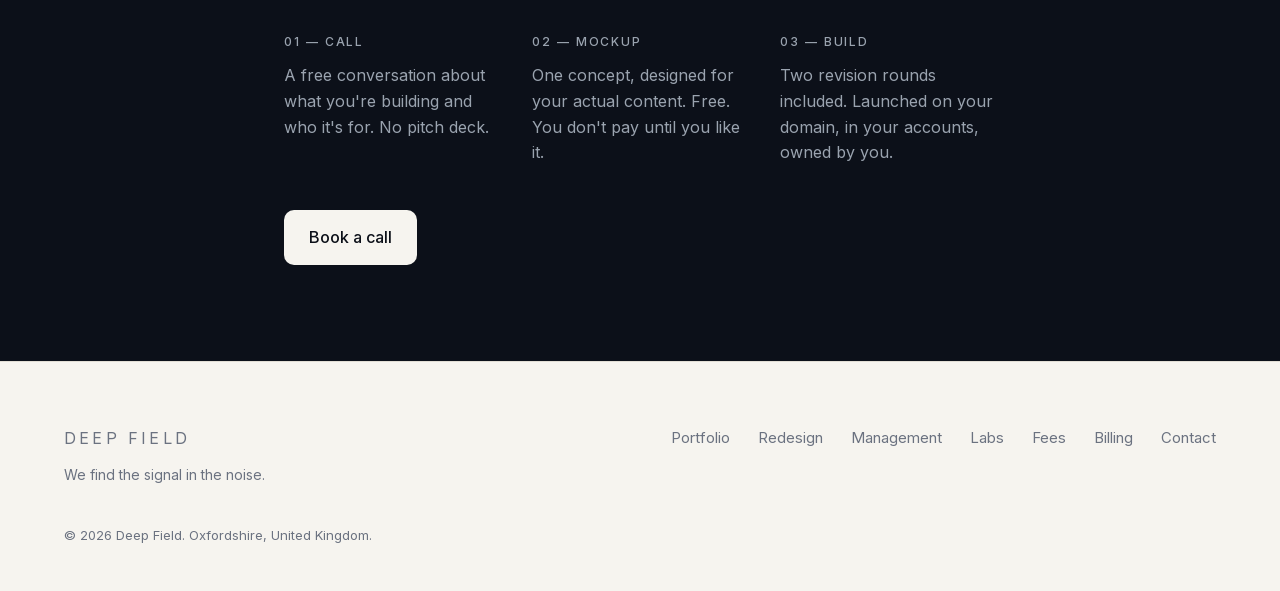
<file: services.html>
<!DOCTYPE html>
<html lang="en">
<head>
<meta charset="UTF-8">
<meta name="viewport" content="width=device-width,initial-scale=1">
<title>Services & pricing — Deep Field</title>
<meta name="description" content="Deep Field pricing in the open: website packages from $900, migrations, AI implementation, and monthly care plans from $45.">
<link rel="canonical" href="https://deepfieldstudios.com/services.html">
<meta name="theme-color" content="#0C1019">
<link rel="icon" type="image/svg+xml" href="/assets/favicon.svg">
<link rel="icon" type="image/png" sizes="32x32" href="/assets/favicon-32.png">
<link rel="icon" type="image/png" sizes="16x16" href="/assets/favicon-16.png">
<link rel="apple-touch-icon" href="/assets/apple-touch-icon.png">
<meta property="og:type" content="website">
<meta property="og:site_name" content="Deep Field">
<meta property="og:url" content="https://deepfieldstudios.com/services.html">
<meta property="og:title" content="Services & pricing — Deep Field">
<meta property="og:description" content="Deep Field pricing in the open: website packages from $900, migrations, AI implementation, and monthly care plans from $45.">
<meta property="og:image" content="https://deepfieldstudios.com/assets/og-card.jpg">
<meta property="og:image:width" content="1200">
<meta property="og:image:height" content="630">
<meta property="og:image:alt" content="Deep Field — AI optimised web design">
<meta name="twitter:card" content="summary_large_image">
<meta name="twitter:image" content="https://deepfieldstudios.com/assets/og-card.jpg">
<link rel="preload" href="/assets/inter-var.woff2" as="font" type="font/woff2" crossorigin>
<link rel="stylesheet" href="/styles.css">
</head>
<body class="lightnav">
<a class="skip" href="#main">Skip to content</a>

<header class="site">
  <div class="wrap inner">
    <a class="wordmark" href="/" aria-label="Deep Field — home">
      <svg viewBox="0 0 120 120" xmlns="http://www.w3.org/2000/svg" aria-hidden="true">
        <rect width="120" height="120" rx="16" fill="#0C1019"/>
        <rect x="30" y="26" width="60" height="60" rx="3" fill="none" stroke="#F6F4EF" stroke-width="2" opacity="0.22"/>
        <g fill="#F6F4EF"><circle cx="46" cy="40" r="3"/><circle cx="78" cy="36" r="2.2" opacity=".6"/><circle cx="46" cy="74" r="2.2" opacity=".6"/></g>
        <circle cx="70" cy="62" r="6" fill="#15BFAE"/>
      </svg>
      <span>Deep Field</span>
    </a>
    <nav class="site" aria-label="Primary">
      <a href="/portfolio.html">Portfolio</a>
      <a href="/redesign.html">Redesign</a>
      <a href="/management.html">Management</a>
      <a href="/contact.html" class="hide-sm">Contact</a>
    </nav>
  </div>
</header>

<main id="main">
  <div class="ink" style="padding:88px 0 72px">
    <div class="wrap">
      <p class="eyebrow" style="color:#9AA3AF">Services & pricing</p>
      <h1 class="display" style="max-width:18ch">Priced in the open</h1>
      <p class="lede" style="margin-top:24px;max-width:56ch;color:#9AA3AF">Quoted as a package, not as hours. You know what it costs before you get on a call.</p>
    </div>
  </div>

  <section>
    <div class="wrap">
      <div class="sec-head"><span class="n">01</span><span class="t">Project builds</span></div>
      <p class="muted reveal" style="margin-bottom:40px;max-width:60ch">Every project is quoted as a single fixed price after the first call — no hourly meter, no invoice you couldn't have predicted. The figures below are where each kind of project starts.</p>
      <div class="table-scroll reveal">
        <table>
          <thead><tr><th>Package</th><th>What it's for</th><th>From</th></tr></thead>
          <tbody>
            <tr><td><strong>Single page</strong></td><td>One page, custom design, mobile-first, contact form, live on your domain.</td><td class="num">$900</td></tr>
            <tr><td><strong>Standard site</strong></td><td>Up to five pages, custom design, contact form, analytics, deployed.</td><td class="num">$2,400</td></tr>
            <tr><td><strong>Migration</strong></td><td>Move an existing site to new hosting with every URL preserved and no search ranking lost.</td><td class="num">$3,200</td></tr>
            <tr><td><strong>Commerce / app</strong></td><td>A store or something custom — checkout, portals, bookings, uploads, logins.</td><td class="num">$4,500</td></tr>
          </tbody>
        </table>
      </div>
      <div class="notice reveal" style="margin-top:32px;max-width:72ch">
        <strong>Where the flexibility is.</strong> No two projects are the same, so the quote follows the
        conversation, not the table. If a budget is tight we reduce the scope rather than the rate —
        fewer pages, phased in — so that whatever does get built is built properly. Larger projects
        can be staged across milestones.
      </div>
      <p class="small muted reveal" style="margin-top:32px">Common additions — extra page $250 · copywriting $150 a page · photography direction $400 per half-day · rush delivery +30%.</p>
      <p class="small muted reveal" style="margin-top:8px">All prices USD. Deep Field is not registered for VAT, so no tax is added.</p>
    </div>
  </section>

  <section style="padding-top:0">
    <div class="wrap">
      <div class="sec-head"><span class="n">02</span><span class="t">Ongoing management</span></div>
      <p class="muted reveal" style="margin-bottom:40px;max-width:60ch">A launched site still needs hosting, updates and the occasional change. Care plans are billed monthly in advance and cancel on 30 days' notice — no lock-in. Existing clients start or change a plan in the <a class="link" href="/pay.html">billing area</a>.</p>
      <div class="grid g3">
        <div class="card tier reveal">
          <span class="badge">Essential</span>
          <div class="price">$45</div><div class="per">per month</div>
          <ul>
            <li>Hosting and SSL</li><li>Automatic backups</li>
            <li>Security updates</li><li>Uptime monitoring</li>
          </ul>
          <a class="btn btn-secondary btn-block" href="/pay.html#care">Start this plan</a>
        </div>
        <div class="card tier featured reveal">
          <span class="badge">Active</span>
          <div class="price">$95</div><div class="per">per month</div>
          <ul>
            <li>Everything in Essential</li>
            <li>Up to 1 hour of content changes each month</li>
            <li>Copy, images and small layout edits</li>
          </ul>
          <a class="btn btn-primary btn-block" href="/pay.html#care">Start this plan</a>
        </div>
        <div class="card tier reveal">
          <span class="badge">Partner</span>
          <div class="price">$180</div><div class="per">per month</div>
          <ul>
            <li>Everything in Active</li>
            <li>Priority 48-hour turnaround</li>
            <li>Quarterly review call</li>
          </ul>
          <a class="btn btn-secondary btn-block" href="/pay.html#care">Start this plan</a>
        </div>
      </div>
      <div class="notice reveal" style="margin-top:32px;max-width:72ch">
        <strong>Bigger sites are priced individually.</strong> A store, a booking portal or several
        languages carry more than a brochure site does, so they're quoted on what they actually need
        rather than forced into a tier. If none of the three fit, say what you need and it gets priced.
      </div>
      <p class="small muted reveal" style="margin-top:32px">Unused time doesn't roll over. Work beyond the included hour is billed at the rates below. Pay for eleven months up front and the twelfth is free.</p>
    </div>
  </section>

  <section style="padding-top:0">
    <div class="wrap">
      <div class="sec-head"><span class="n">03</span><span class="t">Hourly</span></div>
      <p class="muted reveal" style="margin-bottom:40px;max-width:60ch">Only for work outside an agreed scope — anything new is quoted before it starts, never billed as a surprise. Charged in 30-minute increments and itemised with dates.</p>
      <div class="table-scroll reveal">
        <table>
          <thead><tr><th>Work</th><th>Rate</th></tr></thead>
          <tbody>
            <tr><td>Design / build</td><td class="num">$75 / hr</td></tr>
            <tr><td>Discovery / audit</td><td class="num">$90 / hr</td></tr>
            <tr><td>AI implementation &amp; automation</td><td class="num">$110 / hr</td></tr>
            <tr><td>Consulting / strategy call</td><td class="num">$120 / hr</td></tr>
          </tbody>
        </table>
      </div>
      <p class="small muted reveal" style="margin-top:24px">The first discovery call is free — that's the studio's offer, not a rate.</p>
    </div>
  </section>

  <div class="ink">
    <section>
      <div class="wrap narrow">
        <h2 style="color:#F6F4EF">How it works</h2>
        <div class="par" style="margin-top:40px">
          <div><h4 style="color:#9AA3AF">01 — Call</h4><p style="color:#9AA3AF">A free conversation about what you're building and who it's for. No pitch deck.</p></div>
          <div><h4 style="color:#9AA3AF">02 — Mockup</h4><p style="color:#9AA3AF">One concept, designed for your actual content. Free. You don't pay until you like it.</p></div>
          <div><h4 style="color:#9AA3AF">03 — Build</h4><p style="color:#9AA3AF">Two revision rounds included. Launched on your domain, in your accounts, owned by you.</p></div>
        </div>
        <div style="margin-top:44px"><a class="btn btn-primary" style="background:#F6F4EF;color:#0C1019" href="https://calendly.com/deepfieldstudios/discovery-call" rel="noopener">Book a call</a></div>
      </div>
    </section>
  </div>

</main>

<footer class="site">
  <div class="wrap">
    <div class="cols">
      <div>
        <a class="wordmark" href="/" style="margin-bottom:12px">
          <span>Deep Field</span>
        </a>
        <p class="small muted" style="max-width:32ch">We find the signal in the noise.</p>
      </div>
      <nav class="fnav" aria-label="Footer">
        <a href="/portfolio.html">Portfolio</a>
        <a href="/redesign.html">Redesign</a>
        <a href="/management.html">Management</a>
        <a href="/labs.html">Labs</a>
        <a href="/services.html">Fees</a>
        <a href="/pay.html">Billing</a>
        <a href="/contact.html">Contact</a>
      </nav>
    </div>
    <p class="legal">© 2026 Deep Field. Oxfordshire, United Kingdom.</p>
  </div>
</footer>

<script src="/assets/site.js" defer></script>
<script src="https://cdn.usefathom.com/script.js" data-site="XLKWCKGY" defer></script>
</body>
</html>
</file>
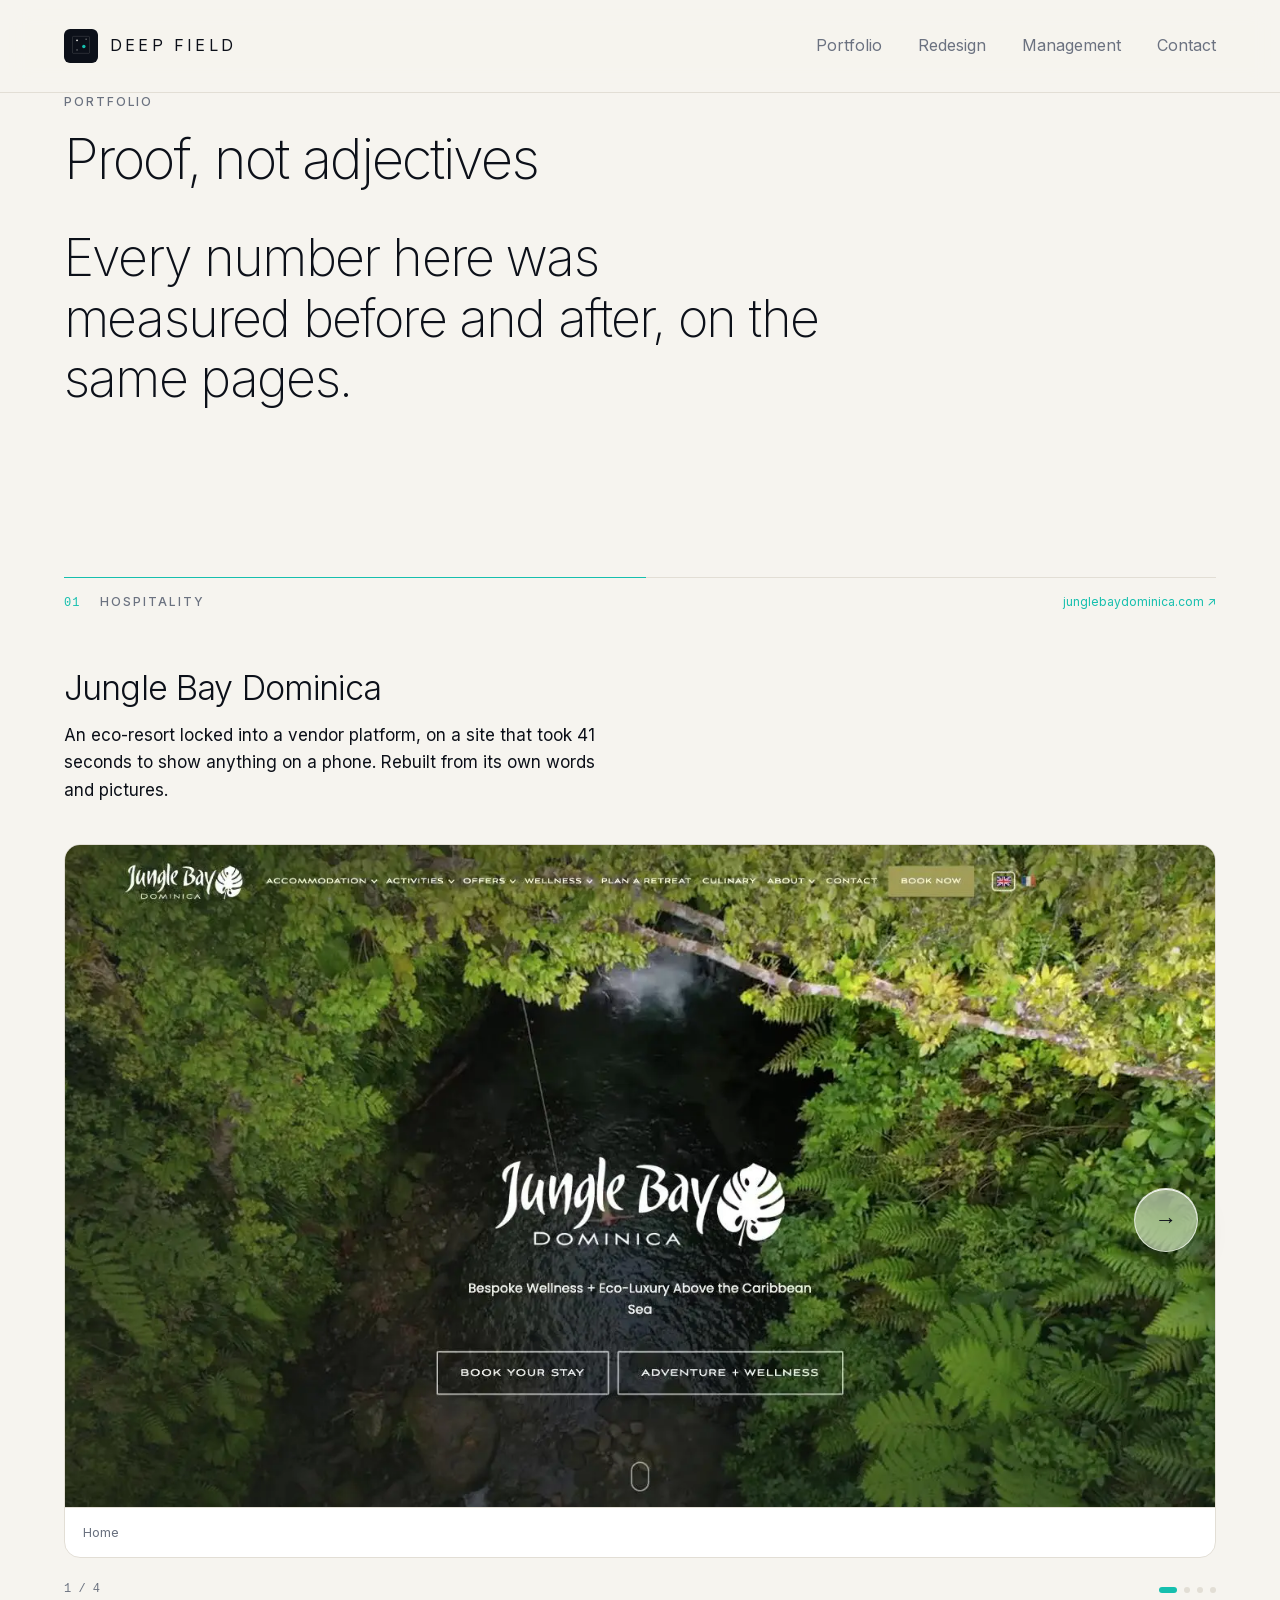
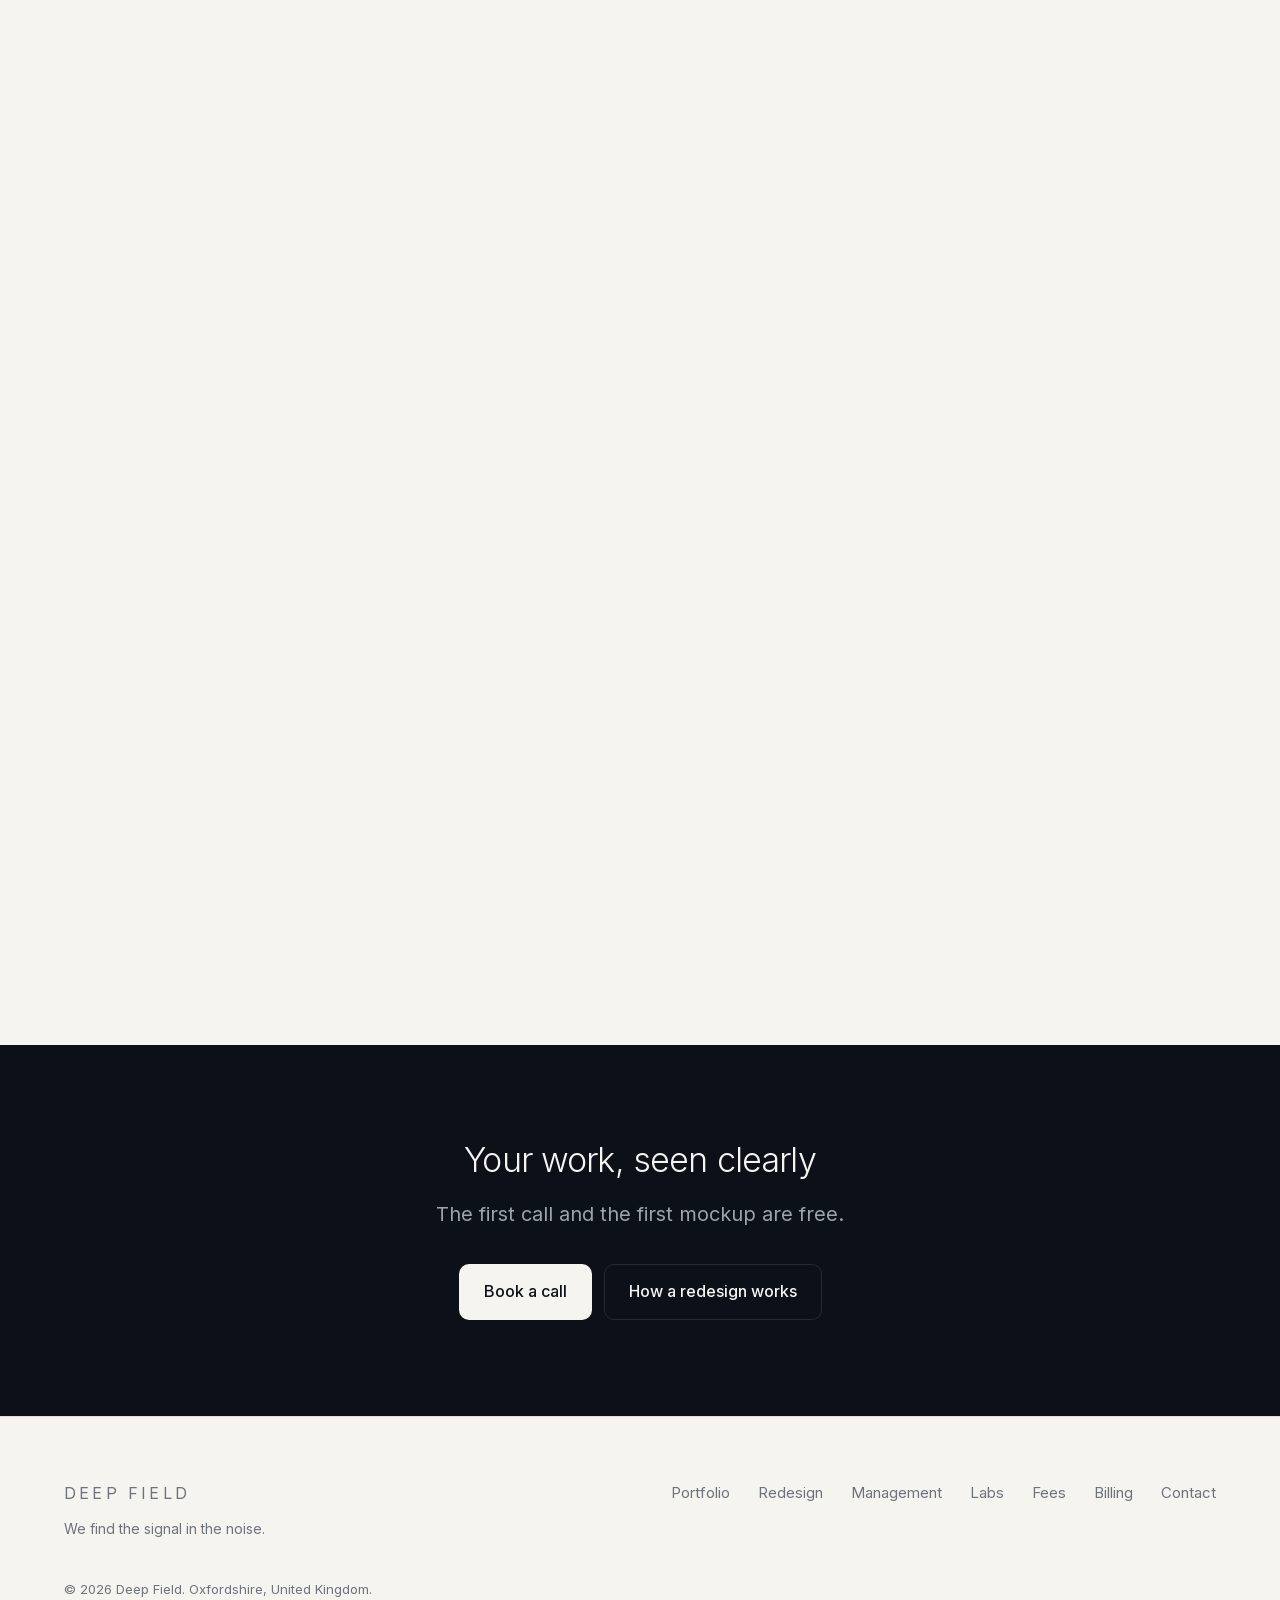
<file: work.html>
<!DOCTYPE html>
<html lang="en">
<head>
<meta charset="UTF-8">
<title>Portfolio — Deep Field</title>
<link rel="canonical" href="https://deepfieldstudios.com/portfolio.html">
<meta http-equiv="refresh" content="0; url=/portfolio.html">
<meta name="robots" content="noindex">
</head>
<body>
<p>This page is now at <a href="/portfolio.html">/portfolio.html</a>.</p>
<script src="https://cdn.usefathom.com/script.js" data-site="XLKWCKGY" defer></script>
</body>
</html>
</file>
<file: styles.css>
/* Deep Field — studio site
   Tokens are lifted verbatim from 01_Brand/Brand-Kit/deep-field-design-system.md.
   If anything here conflicts with that file, that file wins. */

/* ==========================================================================
   Inter, self-hosted. One variable file, same origin, no third party.

   Was: two preconnects + a stylesheet request to fonts.googleapis.com, then a
   47.3 KB variable woff2 from fonts.gstatic.com — the webfont alone was about
   three quarters of this page, on a site that publishes its own weight.

   Now 31.6 KB: the optical-size axis is dropped (it was most of the cost and
   nothing here sets font-optical-sizing), the weight axis is cut to the
   200-700 the design actually uses, and the character set is Latin-1 plus the
   punctuation the copy really contains. Rebuild with the recipe in the
   Portfolio-Site README before adding a language that needs more glyphs.
   ========================================================================== */
@font-face{
  font-family:"Inter";
  src:url("/assets/inter-var.woff2") format("woff2-variations");
  font-weight:200 700;
  font-style:normal;
  font-display:swap;
}

:root{
  --bg:#F6F4EF; --surface:#FFFFFF; --text-primary:#0C1019; --text-secondary:#6B7280;
  --border:#E2DED5; --accent:#15BFAE; --accent-alt:#C7A14A;
  --font-display:"Inter",system-ui,-apple-system,sans-serif;
  --font-body:"Inter",system-ui,-apple-system,sans-serif;
  --font-mono:"JetBrains Mono",ui-monospace,Menlo,monospace;
  --radius-sm:6px; --radius-md:10px; --radius-lg:16px;
  --container-max:1200px; --gutter:24px;
  --motion-duration:500ms; --motion-ease:cubic-bezier(0.22,1,0.36,1);
}
/* Ink sections invert the palette rather than redefining components. */
.ink{
  --bg:#0C1019; --surface:#141A26; --text-primary:#F6F4EF; --text-secondary:#9AA3AF;
  --border:#222A36;
  background:#0C1019; color:#F6F4EF;
}

*,*::before,*::after{box-sizing:border-box;margin:0;padding:0}
html{scroll-behavior:smooth}
body{
  font-family:var(--font-body); font-size:17px; line-height:1.6;
  color:var(--text-primary); background:var(--bg);
  -webkit-font-smoothing:antialiased; overflow-x:hidden;
}
img{display:block;max-width:100%;height:auto}
a{color:inherit}
::selection{background:var(--accent);color:#0C1019}

/* ---------- layout ---------- */
.wrap{max-width:var(--container-max);margin:0 auto;padding:0 var(--gutter)}
.narrow{max-width:760px}
section{padding:96px 0}
@media(max-width:720px){section{padding:64px 0}}

/* ---------- type ---------- */
h1,h2,h3{font-family:var(--font-display);font-weight:300;letter-spacing:-0.03em;line-height:1.08}
.display{font-size:clamp(38px,6.4vw,56px);line-height:1.02;font-weight:200;letter-spacing:-0.035em}
h1{font-size:clamp(32px,5vw,40px)}
h2{font-size:clamp(26px,3.6vw,34px);font-weight:300;line-height:1.14;letter-spacing:-0.025em}
h3{font-size:19px;font-weight:500;letter-spacing:-0.015em}
p{max-width:64ch}
.lede{font-size:clamp(18px,2.1vw,20px);color:var(--text-secondary)}
.small{font-size:14px;line-height:1.5}
.muted{color:var(--text-secondary)}
.eyebrow{
  font-size:12px;letter-spacing:0.16em;text-transform:uppercase;
  color:var(--text-secondary);font-weight:500;margin-bottom:20px;
}

/* ---------- header ---------- */
header.site{
  position:fixed;top:0;left:0;right:0;z-index:50;
  background:transparent;border-bottom:1px solid transparent;
  transition:background var(--motion-duration) var(--motion-ease),
             border-color var(--motion-duration) var(--motion-ease),
             backdrop-filter var(--motion-duration) var(--motion-ease);
}
/* Over the dark hero the chrome is light; once scrolled it becomes the bone bar. */
header.site .wordmark span,header.site nav.site a{color:#F6F4EF}
header.site .wordmark svg rect:first-of-type{opacity:.35}
header.site.stuck{
  background:rgba(246,244,239,.86);
  backdrop-filter:saturate(180%) blur(14px);
  border-bottom-color:var(--border);
}
header.site.stuck .wordmark span{color:var(--text-primary)}
header.site.stuck nav.site a{color:var(--text-secondary)}
header.site.stuck nav.site a:hover,
header.site.stuck nav.site a[aria-current="page"]{color:var(--text-primary)}
header.site.stuck .wordmark svg rect:first-of-type{opacity:1}
/* Pages without a dark hero start in the scrolled state. */
body.lightnav header.site{background:rgba(246,244,239,.86);backdrop-filter:saturate(180%) blur(14px);border-bottom-color:var(--border)}
body.lightnav header.site .wordmark span{color:var(--text-primary)}
body.lightnav header.site nav.site a{color:var(--text-secondary)}
body.lightnav header.site .wordmark svg rect:first-of-type{opacity:1}
header.site .inner{display:flex;align-items:center;justify-content:space-between;height:var(--bar)}
.wordmark{display:flex;align-items:center;gap:12px;text-decoration:none}
.wordmark svg{width:34px;height:34px;border-radius:6px;flex:none}
.wordmark span{
  font-family:var(--font-display);font-weight:400;font-size:16px;
  letter-spacing:0.2em;text-transform:uppercase;
}
nav.site{display:flex;align-items:center;gap:36px}
nav.site a{
  text-decoration:none;font-size:16px;color:var(--text-secondary);
  transition:color var(--motion-duration) var(--motion-ease);
}
nav.site a:hover,nav.site a[aria-current="page"]{color:var(--text-primary)}
@media(max-width:720px){
  nav.site{gap:20px}
  .wordmark span{font-size:14px;letter-spacing:.16em}
  .wordmark svg{width:28px;height:28px}
  nav.site a.hide-sm{display:none}
}

/* ---------- buttons ---------- */
.btn{
  display:inline-block;font-family:var(--font-body);font-size:16px;font-weight:500;
  padding:14px 24px;border-radius:var(--radius-md);text-decoration:none;border:1px solid transparent;
  cursor:pointer;transition:transform var(--motion-duration) var(--motion-ease),
    background var(--motion-duration) var(--motion-ease),
    border-color var(--motion-duration) var(--motion-ease);
}
.btn-primary{background:var(--text-primary);color:var(--bg)}
.btn-primary:hover{transform:translateY(-2px)}
.btn-secondary{background:transparent;color:var(--text-primary);border-color:var(--border)}
.btn-secondary:hover{border-color:var(--text-primary);transform:translateY(-2px)}
.btn-block{display:block;width:100%;text-align:center}
.btn[aria-disabled="true"]{opacity:.45;pointer-events:none}
.link{color:var(--accent);text-decoration:none}
.link:hover{text-decoration:underline}

/* ---------- hero ---------- */
.hero{position:relative;overflow:hidden;padding:calc(var(--bar) + 68px) 0 104px}
.hero .starfield{
  position:absolute;inset:0;object-fit:cover;width:100%;height:100%;
  opacity:.62;pointer-events:none;
}
/* scrim: keeps the type column near-black so the words always win */
.hero::after{
  content:"";position:absolute;inset:0;pointer-events:none;z-index:0;
  background:linear-gradient(100deg,rgba(12,16,25,.96) 0%,rgba(12,16,25,.82) 30%,rgba(12,16,25,.42) 58%,rgba(12,16,25,.18) 100%);
}
.hero .inner,.landing .wrap{position:relative;z-index:1}
.hero .display{max-width:16ch}
.landing .xl{position:relative;z-index:3}
.hero .lede{margin-top:24px;max-width:52ch;color:#9AA3AF}
.landing .btn-primary{background:#F6F4EF;color:#0C1019}
.landing .btn-secondary{color:#F6F4EF;border-color:#222A36}
.landing .btn-secondary:hover{border-color:#F6F4EF}
.landing .microcopy{font-size:14px;color:#9AA3AF;margin-top:16px}
.hero .cta-row{margin-top:40px;display:flex;gap:12px;flex-wrap:wrap;align-items:center}
.hero .btn-primary{background:#F6F4EF;color:#0C1019}
.hero .btn-secondary{color:#F6F4EF;border-color:#222A36}
.hero .btn-secondary:hover{border-color:#F6F4EF}
.microcopy{font-size:14px;color:#9AA3AF;margin-top:16px}
@media(max-width:720px){.hero{padding:calc(var(--bar) + 40px) 0 72px}}

/* the one focal point — the single teal element on the page */
.focal{
  display:inline-block;width:9px;height:9px;border-radius:50%;
  background:var(--accent);vertical-align:middle;margin-left:2px;
  animation:pulse 4.5s var(--motion-ease) infinite;
}
@keyframes pulse{0%,100%{opacity:1;transform:scale(1)}50%{opacity:.55;transform:scale(.86)}}

/* ---------- grids & cards ---------- */
.grid{display:grid;gap:24px}
.g2{grid-template-columns:repeat(2,1fr)}
.g3{grid-template-columns:repeat(3,1fr)}
.g4{grid-template-columns:repeat(4,1fr)}
@media(max-width:900px){.g3,.g4{grid-template-columns:repeat(2,1fr)}}
@media(max-width:640px){.g2,.g3,.g4{grid-template-columns:1fr}}

.card{
  background:var(--surface);border:1px solid var(--border);border-radius:var(--radius-lg);
  padding:32px;transition:transform var(--motion-duration) var(--motion-ease),
    border-color var(--motion-duration) var(--motion-ease);
}
.card h3{margin-bottom:10px}
.card p{color:var(--text-secondary);font-size:16px}
a.card{text-decoration:none;display:block}
a.card:hover{transform:translateY(-3px);border-color:var(--accent)}

/* ---------- metrics ---------- */
.metric .n{
  font-family:var(--font-display);font-size:clamp(30px,4vw,42px);font-weight:200;
  line-height:1.1;letter-spacing:-0.035em;display:block;
}
.metric .l{font-size:14px;color:var(--text-secondary);margin-top:8px;display:block}
.metric .n em{font-style:normal;color:var(--accent)}

/* ---------- case study ---------- */
.case{padding:96px 0;border-top:1px solid var(--border)}
.case:first-of-type{border-top:0}
.case-head{display:grid;grid-template-columns:1fr 1fr;gap:48px;align-items:start}
@media(max-width:860px){.case-head{grid-template-columns:1fr;gap:24px}}
.case dl{display:grid;grid-template-columns:auto 1fr;gap:10px 20px;font-size:15px;margin-top:8px}
.case dt{color:var(--text-secondary)}
.stage{
  border:1px solid var(--border);border-radius:var(--radius-lg);overflow:hidden;
  background:var(--surface);margin-top:40px;
}
.stage .bar{
  display:flex;align-items:center;gap:7px;padding:12px 16px;
  border-bottom:1px solid var(--border);background:var(--bg);
}
.stage .dot{width:9px;height:9px;border-radius:50%;background:var(--border)}
.stage .url{
  margin-left:10px;font-family:var(--font-mono);font-size:12px;color:var(--text-secondary);
}
.stage .body{padding:0}
.stage img{width:100%;height:auto;display:block;background:var(--surface)}

/* problem → approach → result */
.par{display:grid;grid-template-columns:repeat(3,1fr);gap:32px;margin-top:48px}
@media(max-width:860px){.par{grid-template-columns:1fr;gap:24px}}
.par h4{
  font-family:var(--font-body);font-size:12px;letter-spacing:.16em;text-transform:uppercase;
  color:var(--text-secondary);font-weight:500;margin-bottom:12px;
}
.par p{font-size:16px}

/* ---------- pricing ---------- */
.tier{display:flex;flex-direction:column;height:100%}
.tier .price{
  font-family:var(--font-display);font-size:38px;font-weight:200;letter-spacing:-0.035em;
  margin:16px 0 4px;
}
.tier .per{font-size:14px;color:var(--text-secondary)}
.tier ul{list-style:none;margin:24px 0 32px;flex:1}
.tier li{
  font-size:15px;color:var(--text-secondary);padding:8px 0 8px 26px;position:relative;
}
.tier li::before{
  content:"";position:absolute;left:6px;top:16px;width:5px;height:5px;border-radius:50%;
  background:var(--border);
}
.tier.featured{border-color:var(--text-primary)}
.tier.featured li::before{background:var(--accent)}
.badge{
  display:inline-block;font-size:11px;letter-spacing:.14em;text-transform:uppercase;
  padding:5px 10px;border-radius:100px;border:1px solid var(--border);color:var(--text-secondary);
}
.tier.featured .badge{border-color:var(--accent);color:var(--accent)}

/* ---------- table ---------- */
.table-scroll{overflow-x:auto;-webkit-overflow-scrolling:touch}
table{border-collapse:collapse;width:100%;min-width:520px;font-size:15px}
th,td{text-align:left;padding:16px 20px;border-bottom:1px solid var(--border);vertical-align:top}
th{font-weight:500;font-size:13px;letter-spacing:.1em;text-transform:uppercase;color:var(--text-secondary)}
td.num{font-family:var(--font-mono);white-space:nowrap}

/* ---------- notice ---------- */
.notice{
  border:1px dashed var(--accent);border-radius:var(--radius-md);
  padding:20px 24px;background:rgba(21,191,174,.05);font-size:15px;
}
.notice strong{font-weight:600}

/* ---------- footer ---------- */
footer.site{padding:64px 0 48px;border-top:1px solid var(--border)}
footer.site .cols{display:flex;justify-content:space-between;gap:48px;flex-wrap:wrap}
footer.site a{color:var(--text-secondary);text-decoration:none;font-size:15px}
footer.site a:hover{color:var(--text-primary)}
footer.site .fnav{display:flex;gap:28px;flex-wrap:wrap}
footer.site .legal{margin-top:40px;font-size:13px;color:var(--text-secondary)}

/* ---------- reveal ---------- */
.reveal{opacity:0;transform:translateY(14px)}
.reveal.in{
  opacity:1;transform:none;
  transition:opacity var(--motion-duration) var(--motion-ease),
    transform var(--motion-duration) var(--motion-ease);
}
@media(prefers-reduced-motion:reduce){
  *{animation:none!important;transition:none!important}
  html{scroll-behavior:auto}
  .reveal{opacity:1;transform:none}
}
:focus-visible{outline:2px solid var(--accent);outline-offset:3px;border-radius:3px}
.skip{position:absolute;left:-9999px}
.skip:focus{left:var(--gutter);top:12px;z-index:100;background:var(--surface);padding:10px 16px;border-radius:var(--radius-sm)}

/* ==========================================================================
   Presence layer — added 17 Sep 2026.
   Brief: eyecatching, minimal, effects that demonstrate craft, no gimmicks,
   and no cost to pace. Everything here is CSS; the only JS is a ~1KB fallback
   for browsers without scroll-driven animations.
   Type is Inter only, display at weight 200 — one voice, used well.
   ========================================================================== */

/* ---------- oversized display ---------- */
.xl{
  font-family:var(--font-display);font-weight:200;
  font-size:clamp(42px,8.2vw,124px);line-height:.98;letter-spacing:-0.042em;
  margin:0;
}
.xl .line{display:block;position:relative}
/* the focal object sits between the lines, so type occludes it and it occludes type */
.xl .line.over{z-index:3}
.xl .line.under{z-index:1}

/* ---------- the field: the logo idea at scale ---------- */
.stagewrap{position:relative;isolation:isolate}
.field{
  position:absolute;z-index:2;pointer-events:none;
  width:min(52vw,580px);aspect-ratio:1;
  right:10%;top:52%;transform:translateY(-50%);
}
.field svg{width:100%;height:100%;overflow:visible}
.field .frame{stroke:var(--text-primary);opacity:.22;fill:none;stroke-width:1}
.field .dot{fill:var(--text-primary)}
.field .focal{fill:var(--accent)}
.field .bloom{fill:var(--accent);opacity:.65}
.ink .field .dot{fill:#F6F4EF}
.ink .field .frame{fill:none;stroke:var(--accent);opacity:.5;stroke-width:1.25}

@media(prefers-reduced-motion:no-preference){
  .field .drift-a{animation:driftA 26s ease-in-out infinite alternate}
  .field .drift-b{animation:driftB 34s ease-in-out infinite alternate}
  .field .focalgrp{animation:breathe 6s var(--motion-ease) infinite}
}
@keyframes driftA{from{transform:translate(0,0)}to{transform:translate(6px,-8px)}}
@keyframes driftB{from{transform:translate(0,0)}to{transform:translate(-7px,6px)}}
@keyframes breathe{0%,100%{opacity:1;transform:scale(1)}50%{opacity:.78;transform:scale(.94)}}

@media(max-width:1180px) and (min-width:821px){
  .field{width:min(40vw,400px);right:2%;opacity:.85}
}
@media(max-width:820px){
  .field{position:relative;right:auto;top:auto;transform:none;
    width:min(70vw,340px);margin:24px auto 0}
}

/* ---------- scroll-linked text fill ----------
   One statement per page resolves from slate to ink as it scrolls through.
   Native where supported; the JS fallback sets --p on a timer-free observer. */
.fill{
  font-family:var(--font-display);font-weight:200;
  font-size:clamp(26px,4.4vw,52px);line-height:1.16;letter-spacing:-0.035em;
  max-width:18ch;
  background:linear-gradient(90deg,var(--text-primary) 0 var(--p,0%),var(--text-secondary) var(--p,0%) 100%);
  -webkit-background-clip:text;background-clip:text;color:transparent;
}
.fill.wide{max-width:24ch}
@supports (animation-timeline: view()){
  @media(prefers-reduced-motion:no-preference){
    .fill{
      animation:fillsweep linear both;
      animation-timeline:view();
      animation-range:entry 20% cover 62%;
    }
    @keyframes fillsweep{from{--p:0%}to{--p:100%}}
  }
}
@property --p{syntax:'<percentage>';inherits:false;initial-value:0%}

/* ---------- numbered section head with progress rule ---------- */
.sec-head{
  display:flex;align-items:baseline;gap:20px;
  padding-top:14px;border-top:1px solid var(--border);
  position:relative;margin-bottom:56px;
}
.sec-head::after{
  content:"";position:absolute;left:0;top:-1px;height:1px;
  width:var(--seen,0%);background:var(--accent);
}
@supports (animation-timeline: view()){
  @media(prefers-reduced-motion:no-preference){
    .sec-head::after{
      animation:rule linear both;animation-timeline:view();
      animation-range:entry 90% cover 80%;
    }
    @keyframes rule{from{width:0%}to{width:100%}}
  }
}
.sec-head .n{
  font-family:var(--font-mono);font-size:12px;color:var(--accent);
  letter-spacing:.08em;flex:none;
}
.sec-head .t{
  font-size:12px;letter-spacing:.16em;text-transform:uppercase;
  color:var(--text-secondary);font-weight:500;
}
.sec-head .r{margin-left:auto;font-size:12px;color:var(--text-secondary)}

/* ---------- metric count-up ---------- */
.metric .n{font-variant-numeric:tabular-nums}
.metric[data-count] .n{will-change:contents}

/* ---------- card craft ---------- */
a.card{position:relative;overflow:hidden}
a.card::after{
  content:"";position:absolute;left:0;right:0;bottom:0;height:1px;
  background:var(--accent);transform:scaleX(0);transform-origin:0 50%;
  transition:transform var(--motion-duration) var(--motion-ease);
}
a.card:hover::after{transform:scaleX(1)}
a.card .go{
  position:absolute;right:28px;bottom:28px;font-size:18px;color:var(--text-secondary);
  opacity:0;transform:translateX(-6px);
  transition:opacity var(--motion-duration) var(--motion-ease),
             transform var(--motion-duration) var(--motion-ease);
}
a.card:hover .go{opacity:1;transform:none}

/* work stage: lift the screenshot slightly on hover */
.stage img{transition:transform 700ms var(--motion-ease)}
.stage:hover img{transform:scale(1.015)}

/* ---------- marquee-free running strip (clients) ---------- */
.strip{
  display:flex;flex-wrap:wrap;gap:10px 40px;align-items:center;
  font-size:13px;letter-spacing:.14em;text-transform:uppercase;
  color:var(--text-secondary);
}
.strip span{white-space:nowrap}
.strip .sep{color:var(--accent);opacity:.6}


/* ==========================================================================
   Carousel — scroll-snap, no library. Keyboard and touch both work because
   it is a real scroll container, not a transform trick.
   ========================================================================== */
.car{position:relative}
.car-track{position:relative}
.car-track{
  display:flex;align-items:flex-start;gap:16px;overflow-x:auto;scroll-snap-type:x mandatory;
  scroll-behavior:smooth;-webkit-overflow-scrolling:touch;
  scrollbar-width:none;padding-bottom:4px;
}
.car-track::-webkit-scrollbar{display:none}
.car-slide{
  flex:0 0 100%;scroll-snap-align:center;
  border:1px solid var(--border);border-radius:var(--radius-lg);overflow:hidden;
  background:var(--surface);
}
.car-slide img{width:100%;height:auto;aspect-ratio:1456/839;object-fit:cover;object-position:top center;display:block}
.car-slide figcaption{
  font-size:13px;color:var(--text-secondary);padding:14px 18px;
  border-top:1px solid var(--border);
}
.car-ui{display:flex;align-items:center;gap:14px;margin-top:18px}
.car-btn{
  position:absolute;top:calc(50% - 34px);z-index:4;
  width:64px;height:64px;border-radius:50%;
  display:grid;place-items:center;
  font-size:22px;line-height:1;cursor:pointer;
  color:#0C1019;
  background:rgba(255,255,255,.52);
  -webkit-backdrop-filter:blur(18px) saturate(190%);
  backdrop-filter:blur(18px) saturate(190%);
  border:1px solid rgba(255,255,255,.66);
  box-shadow:
    inset 0 1px 0 rgba(255,255,255,.95),
    inset 0 -1px 0 rgba(12,16,25,.05),
    0 2px 6px rgba(12,16,25,.08),
    0 12px 32px rgba(12,16,25,.16);
  transition:transform 380ms var(--motion-ease),
             background 380ms var(--motion-ease),
             box-shadow 380ms var(--motion-ease),
             opacity 380ms var(--motion-ease);
}
.car-btn[data-car="prev"]{left:18px}
.car-btn[data-car="next"]{right:18px}
.car-btn:hover{
  background:rgba(255,255,255,.72);transform:scale(1.06);
  box-shadow:
    inset 0 1px 0 rgba(255,255,255,1),
    0 3px 8px rgba(12,16,25,.10),
    0 18px 44px rgba(12,16,25,.22);
}
.car-btn:active{transform:scale(.97)}
.car-btn[disabled]{opacity:0;pointer-events:none}
@media(max-width:720px){
  .car-btn{width:52px;height:52px;font-size:19px;top:calc(50% - 46px)}
  .car-btn[data-car="prev"]{left:10px}
  .car-btn[data-car="next"]{right:10px}
}
.car-dots{display:flex;gap:7px;margin-left:auto;align-items:center}
.car-dot{
  width:6px;height:6px;border-radius:50%;background:var(--border);
  border:0;padding:0;cursor:pointer;
  transition:background var(--motion-duration) var(--motion-ease),
             width var(--motion-duration) var(--motion-ease);
}
.car-dot[aria-current="true"]{background:var(--accent);width:18px;border-radius:3px}
.car-count{font-family:var(--font-mono);font-size:12px;color:var(--text-secondary)}

/* The bar is fixed, so every page that does not sit under a dark hero
   reserves its height on the body. Robust against inline padding. */
:root{--bar:92px}
body.lightnav{padding-top:var(--bar)}
html{scroll-padding-top:calc(var(--bar) + 12px)}
@media(max-width:720px){:root{--bar:74px}}


/* Data slide — the numbers behind each build, same frame as the screenshot. */
.data-slide{
  aspect-ratio:1456/839;display:grid;place-items:center;
  background:var(--text-primary);color:var(--bg);padding:32px;
}
.data-grid{
  display:grid;grid-template-columns:repeat(2,minmax(0,1fr));
  gap:clamp(30px,6vh,64px) 64px;width:100%;max-width:760px;
}
.data-grid .v{
  font-family:var(--font-display);font-weight:200;letter-spacing:-0.035em;
  font-size:clamp(28px,4vw,52px);line-height:1;display:block;color:#F6F4EF;
}
.data-grid .v em{font-style:normal;color:var(--accent)}
.data-grid .k{
  display:block;margin-top:10px;font-size:12px;letter-spacing:.14em;
  text-transform:uppercase;color:#9AA3AF;
}
@media(max-width:620px){
  .data-grid{gap:22px 28px}
  .data-slide{padding:22px}
}


/* ==========================================================================
   Landing — a full screen that holds one idea, with the numbered index row
   lifted from the Yugen template in the ARKHE library.
   ========================================================================== */
.landing{
  position:relative;overflow:hidden;
  min-height:100svh;min-height:100vh;
  display:flex;flex-direction:column;
  padding:calc(var(--bar) + 40px) 0 34px;
}
.landing .wrap{width:100%}
.landing-inner{flex:1;display:flex;flex-direction:column;justify-content:flex-start;padding-top:clamp(12px,6vh,72px)}
.landing-main{position:relative;z-index:3;max-width:52ch}
.landing .tagline{
  font-family:var(--font-display);font-weight:300;
  font-size:clamp(20px,2.6vw,30px);letter-spacing:-0.03em;line-height:1.2;
  color:#F6F4EF;margin-top:14px;
}
.landing .para{margin-top:24px;color:#9AA3AF;max-width:46ch}
.landing .cta-row{margin-top:34px}

/* numbered index row, pinned to the foot of the screen */
.index-row{
  position:relative;z-index:3;
  border-top:1px solid rgba(246,244,239,.16);
  padding-top:18px;margin-top:48px;
  display:grid;grid-template-columns:repeat(4,1fr) auto;gap:20px 28px;align-items:start;
}
.idx .n{
  font-family:var(--font-mono);font-size:11px;color:var(--accent);
  letter-spacing:.1em;display:block;
}
.idx .t{
  display:block;margin-top:8px;font-size:14px;color:#F6F4EF;font-weight:400;
  letter-spacing:-0.01em;
}
.idx .d{display:block;margin-top:3px;font-size:12.5px;color:#7E8794;line-height:1.45}
.scrollcue{
  align-self:end;justify-self:end;font-size:11px;letter-spacing:.16em;
  text-transform:uppercase;color:#7E8794;white-space:nowrap;
}
@media(prefers-reduced-motion:no-preference){
  .scrollcue{animation:cue 3.4s var(--motion-ease) infinite}
}
@keyframes cue{0%,100%{opacity:.5}50%{opacity:1}}
@media(max-width:900px){
  .index-row{grid-template-columns:repeat(2,1fr);gap:22px 24px}
  .scrollcue{display:none}
}
@media(max-width:560px){
  .landing{min-height:0;padding:calc(var(--bar) + 28px) 0 40px}
  .index-row{grid-template-columns:1fr 1fr}
}
/* the field object sits behind the landing copy */
.landing .field{top:40%;right:3%;width:min(46vw,500px)}


/* six-cell data panel */
.data-grid.six{
  grid-template-columns:repeat(3,minmax(0,1fr));
  gap:clamp(24px,5vh,44px) 44px;max-width:900px;
}
.data-grid.six .v{font-size:clamp(22px,2.9vw,38px)}
@media(max-width:820px){
  .data-grid.six{grid-template-columns:repeat(2,minmax(0,1fr));gap:22px 26px}
  .data-grid.six .v{font-size:clamp(20px,5vw,28px)}
}

/* slide screenshots link out to the live site */
.car-slide a{display:block;position:relative}
.car-slide a::after{
  content:"Visit ↗";position:absolute;right:16px;bottom:16px;
  font-size:12px;letter-spacing:.08em;text-transform:uppercase;
  color:#0C1019;background:rgba(255,255,255,.62);
  -webkit-backdrop-filter:blur(14px) saturate(180%);backdrop-filter:blur(14px) saturate(180%);
  border:1px solid rgba(255,255,255,.7);border-radius:100px;padding:8px 14px;
  box-shadow:inset 0 1px 0 rgba(255,255,255,.9),0 6px 18px rgba(12,16,25,.14);
  opacity:0;transform:translateY(4px);
  transition:opacity 340ms var(--motion-ease),transform 340ms var(--motion-ease);
}
.car-slide a:hover::after,.car-slide a:focus-visible::after{opacity:1;transform:none}

/* every site, listed and linked */
.sitelist{
  display:flex;flex-wrap:wrap;gap:12px 28px;align-items:baseline;
  border-top:1px solid var(--border);padding-top:22px;margin-top:-40px;
}
.sitelist .sl-label{
  font-size:12px;letter-spacing:.16em;text-transform:uppercase;color:var(--text-secondary);
  margin-right:8px;
}
.sitelist a{
  font-family:var(--font-mono);font-size:13px;color:var(--text-primary);
  text-decoration:none;border-bottom:1px solid var(--border);padding-bottom:2px;
  transition:border-color var(--motion-duration) var(--motion-ease),color var(--motion-duration) var(--motion-ease);
}
.sitelist a:hover{color:var(--accent);border-bottom-color:var(--accent)}


/* Landing without the photograph — flat ink, one faint bloom behind the
   focal point so it reads as depth rather than a printed slab. */
.landing{background:#0C1019}
.landing::before{
  content:"";position:absolute;inset:0;pointer-events:none;z-index:0;
  background:
    radial-gradient(58% 52% at 68% 46%, rgba(21,191,174,.10) 0%, rgba(21,191,174,0) 62%),
    radial-gradient(90% 80% at 50% 120%, rgba(246,244,239,.05) 0%, rgba(246,244,239,0) 70%);
}
.landing .field{opacity:.92}
/* the description is the headline now, so give it the display treatment */
.landing .lead{
  font-family:var(--font-display);font-weight:200;
  font-size:clamp(38px,6.6vw,86px);line-height:1.02;letter-spacing:-0.042em;
  color:#F6F4EF;margin:0;max-width:14ch;
}


/* ==========================================================================
   Cosmic microwave background — angular power spectrum.
   The faint dots are the measurement; the teal line is the signal pulled
   out of them. Drawn, not photographed: ~1.5 KB gzipped and crisp at any size.
   ========================================================================== */
.spectrum{
  position:absolute;left:0;right:0;bottom:58px;z-index:1;
  height:clamp(96px,16vh,168px);pointer-events:none;
}
.spectrum svg{width:100%;height:100%;display:block;overflow:visible}
.spectrum .noise{fill:#F6F4EF;opacity:.42}
.spectrum .signal{
  fill:none;stroke:var(--accent);stroke-width:2;
  stroke-linecap:round;stroke-linejoin:round;
  vector-effect:non-scaling-stroke;
  filter:drop-shadow(0 0 10px rgba(21,191,174,.34));
}
@media(prefers-reduced-motion:no-preference){
  .spectrum .signal{
    stroke-dasharray:3000;stroke-dashoffset:3000;
    animation:trace 2400ms var(--motion-ease) 1150ms forwards;
  }
  .spectrum .noise circle{animation:twinkle 5s ease-in-out infinite}
  .spectrum .noise circle:nth-child(3n){animation-delay:-1.7s}
  .spectrum .noise circle:nth-child(3n+1){animation-delay:-3.1s}
}
@keyframes trace{to{stroke-dashoffset:0}}
@keyframes twinkle{0%,100%{opacity:1}50%{opacity:.45}}

.spectrum-cap{
  position:relative;z-index:3;margin:0;
  font-family:var(--font-display);font-weight:300;
  font-size:clamp(15px,1.7vw,19px);letter-spacing:-0.01em;color:#F6F4EF;
}
.spectrum-note{
  position:relative;z-index:3;margin:6px 0 0;
  font-family:var(--font-mono);font-size:11px;letter-spacing:.08em;
  text-transform:uppercase;color:#6B7280;
}
.landing{padding-bottom:30px}
.landing .wrap:last-of-type{margin-top:auto}

/* the capability row, now on bone at the top of the work section */
.index-row.light{
  border-top-color:var(--border);margin:0 0 72px;padding-top:20px;
  grid-template-columns:repeat(4,1fr);
}
.index-row.light .idx .t{color:var(--text-primary)}
.index-row.light .idx .d{color:var(--text-secondary)}
@media(max-width:900px){.index-row.light{grid-template-columns:repeat(2,1fr)}}


/* Two paths — the main choice on the homepage. */
.paths{gap:24px}
.card.path{
  padding:40px 36px 36px;display:flex;flex-direction:column;
  min-height:100%;
}
.card.path .path-n{
  font-family:var(--font-mono);font-size:12px;letter-spacing:.1em;
  color:var(--accent);display:block;margin-bottom:22px;
}
.card.path h3{font-size:clamp(22px,2.4vw,28px);font-weight:300;letter-spacing:-0.025em;margin-bottom:14px}
.card.path p{flex:1;font-size:16px;color:var(--text-secondary);max-width:44ch}
.card.path .path-go{
  display:inline-block;margin-top:28px;font-size:15px;color:var(--text-primary);
  transition:color var(--motion-duration) var(--motion-ease);
}
.card.path:hover .path-go{color:var(--accent)}
.card.path .path-go span{
  display:inline-block;transition:transform var(--motion-duration) var(--motion-ease);
}
.card.path:hover .path-go span{transform:translateX(5px)}


/* Self-proving performance line — the site is the evidence. */
.proof{
  display:flex;flex-wrap:wrap;align-items:baseline;gap:8px 16px;
  margin:36px 0 0;padding-top:20px;border-top:1px solid var(--border);
  font-size:14px;
}
.proof-k{color:var(--text-secondary);font-size:12px;letter-spacing:.14em;text-transform:uppercase}
.proof-v{
  font-family:var(--font-mono);font-size:15px;color:var(--text-primary);
  padding:3px 9px;border:1px solid var(--border);border-radius:100px;
}
.proof .link{font-size:14px;margin-left:6px}


/* ==========================================================================
   Landing entrance — one timeline, ~2.2s, runs once then retires.

   Devices adapted from the MotionSites "Neural Pathway" build spec: a
   clip-path line wipe for the headline and staggered lifts for everything
   around it. Its composition rides on a 36 MB hosted video; this page gets
   the same choreography out of CSS for roughly 1 KB, which is the whole
   argument the site is making.

   Two rules carried over verbatim because they matter:
   - animate ONLY the independent properties (translate / scale / opacity /
     clip-path), never the transform shorthand, which the landing already
     uses for its own positioning;
   - fill-mode BACKWARDS, so the start state holds through the delay and
     nothing flashes before its turn.
   ========================================================================== */
@media (prefers-reduced-motion:no-preference){
  :root{
    --ent-line:cubic-bezier(.16,1,.3,1);   /* long expo settle, for type */
    --ent-soft:cubic-bezier(.25,.8,.35,1); /* quieter, for supporting content */
    --rise:10px;
  }
  @keyframes en-wipe{
    from{clip-path:inset(-.78em 0 calc(100% + .78em) 0);translate:0 var(--rise)}
    to  {clip-path:inset(-.78em 0 -.78em 0);translate:0 0}
  }
  @keyframes en-lift{from{opacity:0;translate:0 var(--rise)}}
  @keyframes en-settle{from{opacity:0;translate:0 calc(var(--rise)*.7);scale:.99}}

  html:not(.is-entered) #en-eyebrow   {animation:en-lift   .55s var(--ent-soft) .10s backwards}
  html:not(.is-entered) #en-h1a       {animation:en-wipe   .95s var(--ent-line) .26s backwards}
  html:not(.is-entered) #en-h1b       {animation:en-wipe   .95s var(--ent-line) .36s backwards}
  html:not(.is-entered) .landing .field{animation:en-settle 1.10s var(--ent-soft) .50s backwards}
  html:not(.is-entered) #en-para      {animation:en-lift   .70s var(--ent-soft) .72s backwards}
  html:not(.is-entered) #en-cta       {animation:en-lift   .80s var(--ent-line) .88s backwards}
  html:not(.is-entered) #en-micro     {animation:en-lift   .60s var(--ent-soft) 1.02s backwards}
  html:not(.is-entered) .spectrum-cap {animation:en-lift   .60s var(--ent-soft) 1.46s backwards}
  html:not(.is-entered) .spectrum-note{animation:en-lift   .60s var(--ent-soft) 1.54s backwards}
}

/* The headline is two measured lines, each wiping open in turn. */
.landing .lead{max-width:none}
.landing .lead .ln{display:block}

/* Instrument label above the headline. The dot is a live reading, not decor:
   it is the same focal point the mark and the spectrum are both about. */
.landing .eyebrow{
  display:flex;align-items:center;gap:10px;margin:0 0 24px;
  font-family:var(--font-mono);font-size:11px;letter-spacing:.14em;
  text-transform:uppercase;color:#7E8794;
}
.landing .eyebrow .pulse{
  flex:none;width:6px;height:6px;border-radius:50%;background:var(--accent);
}
@media (prefers-reduced-motion:no-preference){
  .landing .eyebrow .pulse{animation:en-pulse 3.2s ease-out infinite}
}
@keyframes en-pulse{
  0%  {box-shadow:0 0 0 0 rgba(21,191,174,.50)}
  70% {box-shadow:0 0 0 9px rgba(21,191,174,0)}
  100%{box-shadow:0 0 0 0 rgba(21,191,174,0)}
}

/* Landing feature row — the Neural spec's foot rail, carrying the studio's
   actual differentiator rather than adjectives. Sits in the gap between the
   headline block and the spectrum, which otherwise read as two unrelated
   halves of the screen. The hairline draws itself in as the row arrives. */
.landing .feats{
  position:relative;z-index:3;margin:auto 0 clamp(104px,17vh,184px);padding-top:20px;
  display:grid;grid-template-columns:repeat(4,1fr);gap:28px;
  list-style:none;
}
.landing .feats::before{
  content:"";position:absolute;top:0;left:0;right:0;height:1px;
  background:#222A36;transform-origin:left center;
}
.landing .feats .k{
  display:block;font-size:14px;font-weight:400;color:#F6F4EF;letter-spacing:-0.01em;
}
.landing .feats .v{
  display:block;margin-top:5px;font-size:12.5px;line-height:1.45;color:#7E8794;
}
@media (prefers-reduced-motion:no-preference){
  @keyframes en-draw{from{scale:0 1}}
  html:not(.is-entered) .landing .feats::before{animation:en-draw .55s var(--ent-line) 1.00s backwards}
  html:not(.is-entered) .landing .feats li:nth-child(1){animation:en-lift .60s var(--ent-soft) 1.08s backwards}
  html:not(.is-entered) .landing .feats li:nth-child(2){animation:en-lift .60s var(--ent-soft) 1.15s backwards}
  html:not(.is-entered) .landing .feats li:nth-child(3){animation:en-lift .60s var(--ent-soft) 1.22s backwards}
  html:not(.is-entered) .landing .feats li:nth-child(4){animation:en-lift .60s var(--ent-soft) 1.29s backwards}
}
@media(max-width:900px){
  .landing .feats{grid-template-columns:repeat(2,1fr);gap:20px 24px;margin-bottom:clamp(92px,15vh,150px)}
}
@media(max-width:560px){
  .landing .feats .v{display:none}
  .landing .feats{gap:12px 20px}
}

/* Below 820px .field drops out of absolute positioning and, being the first
   child of the landing, lands ABOVE the headline — 211px of decoration before
   the message, which pushed the tagline off a phone screen entirely. It is a
   desktop element: down here the spectrum is already the visual payoff, and
   the landing has to stay one screen. */
@media(max-width:820px){
  .landing .field{display:none}
  .landing .feats{margin-bottom:clamp(76px,12vh,120px)}
}

/* Short desktop viewports (a 768-tall laptop, a tablet in landscape) still had
   the landing running past one screen, which puts the tagline below the fold.
   The landing is a full screen or it is nothing, so tighten the rhythm rather
   than let it spill. */
@media(min-width:821px) and (max-height:820px){
  .landing{padding-top:calc(var(--bar) + 20px);padding-bottom:22px}
  .landing-inner{padding-top:clamp(6px,2vh,28px)}
  .landing .feats{margin-bottom:clamp(80px,12vh,124px);padding-top:16px}
  .landing .field{width:min(38vw,380px)}
}

/* Emphasis. The browser default for <strong> is 700, which is heavy against a
   300 body on a design built around thin weights. 600 is the house emphasis —
   .notice strong already used it, this just makes it the rule. */
strong{font-weight:600}

/* Disclosure for the method behind a case. Outcomes prove something happened;
   the method is what makes it look repeatable rather than lucky. Closed by
   default so the page still reads as a portfolio, not a write-up. */
.method{margin-top:28px;border-top:1px solid var(--border);padding-top:18px}
.method summary{
  cursor:pointer;list-style:none;display:inline-flex;align-items:center;gap:9px;
  font-family:var(--font-mono);font-size:11px;letter-spacing:.11em;
  text-transform:uppercase;color:var(--text-secondary);
}
.method summary::-webkit-details-marker{display:none}
.method summary::before{
  content:"";width:7px;height:7px;flex:none;
  border-right:1.5px solid currentColor;border-bottom:1.5px solid currentColor;
  transform:rotate(-45deg);transition:transform var(--motion-duration) var(--motion-ease);
}
.method[open] summary::before{transform:rotate(45deg)}
.method summary:hover{color:var(--text-primary)}
.method summary:focus-visible{outline:2px solid var(--accent);outline-offset:4px;border-radius:3px}
.method ol{margin:22px 0 4px;padding-left:0;list-style:none;counter-reset:m;max-width:76ch}
.method li{
  position:relative;counter-increment:m;padding-left:38px;margin-bottom:16px;
  font-size:14.5px;line-height:1.6;color:var(--text-secondary);
}
.method li::before{
  content:counter(m,decimal-leading-zero);position:absolute;left:0;top:1px;
  font-family:var(--font-mono);font-size:11px;letter-spacing:.06em;color:var(--accent);
}
.method li strong{color:var(--text-primary);font-weight:500}
@media(prefers-reduced-motion:reduce){.method summary::before{transition:none}}

/* Client quotes. Verbatim, lightly cut, attributed by name and company. Set
   as a pull — no card, no avatar, no stars — so it reads as something someone
   said rather than a widget. The teal rule is the same mark the signature
   and the landing rail use. */
.quotes{align-items:start}
.quote{
  margin:0;padding:26px 0 0;border-top:2px solid var(--accent);
}
.quote p{
  margin:0;font-family:var(--font-display);font-weight:300;
  font-size:clamp(18px,1.9vw,21px);line-height:1.45;letter-spacing:-0.015em;
  color:var(--text-primary);
}
.quote p::before{content:"\201C";}
.quote p::after{content:"\201D";}
.quote footer{
  margin-top:18px;display:flex;flex-wrap:wrap;align-items:baseline;gap:6px 14px;
  font-size:13.5px;color:var(--text-secondary);
}
.quote .q-name{color:var(--text-primary);font-weight:500}
.quote footer .link{font-size:13.5px}
.case-quote{margin-top:32px;max-width:70ch}
.case-quote p{font-size:clamp(16.5px,1.6vw,18.5px)}
@media(max-width:720px){.grid.quotes{grid-template-columns:1fr;gap:32px}}
</file>
